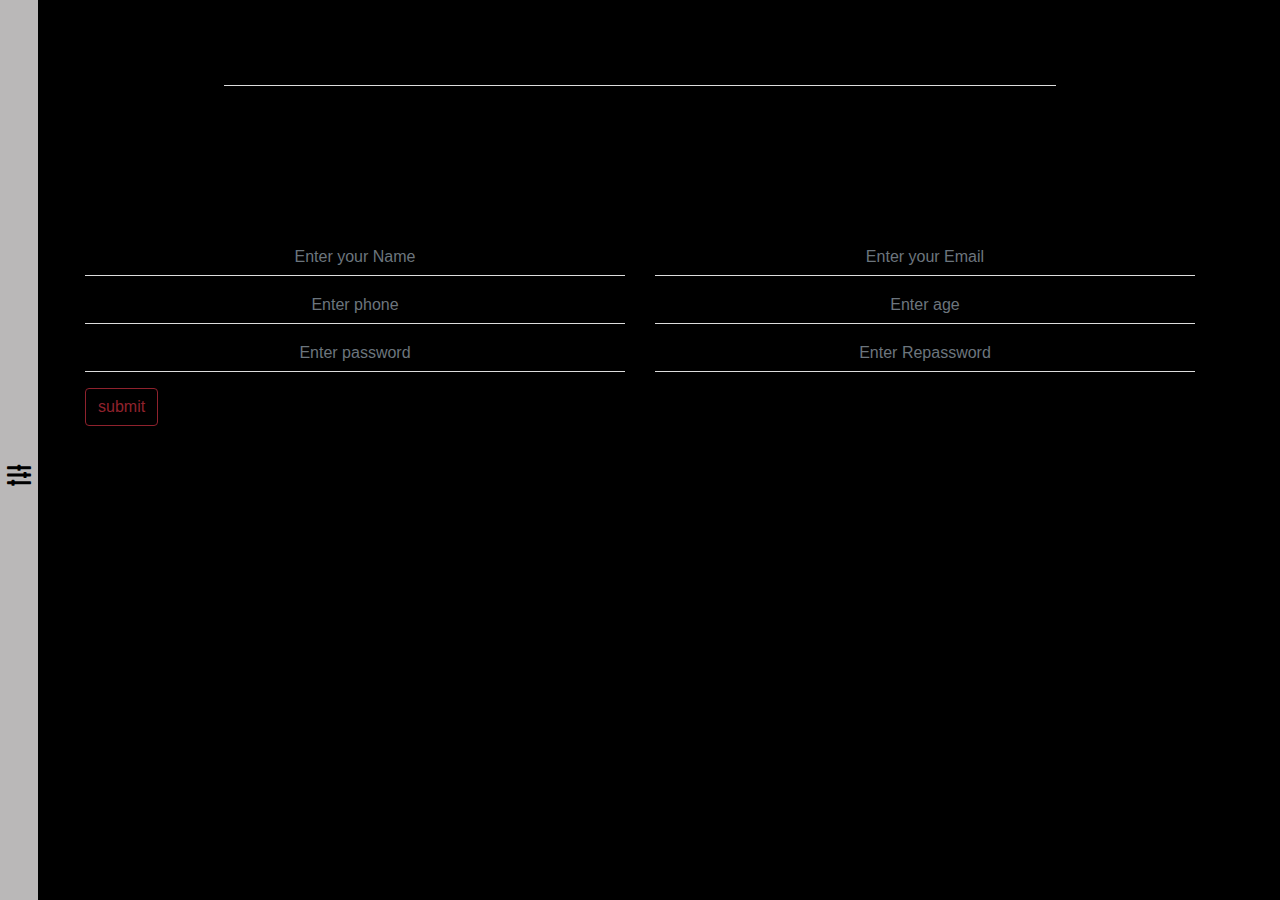
<file: API/index.html>
<html>

<head>

    <link rel="stylesheet" href="css/bootstrap.min.css">
    <link rel="stylesheet" href="css/all.min.css">
    <link rel="stylesheet" href="css/index_style.css">




</head>


<body>
  <div class="container">
  <input type="text" class="w-75   mt-5 ml-auto mr-auto  form-control" onkeyup="search(this.value)">
 <div class="row movies py-5" id="mymovie"></div>
</div>

 <div class="aside">
 <nav>
   <ul class="list-unstyled">
     <li>Now playing</li>
     <li>popular</li>
     <li>top related</li>
     <li>trending</li>
     <li>upcoming</li>
     <li>contact us</li>
   </ul>
 </nav>
 <div class="close">
   <i class="fas fa-sliders-h"></i>
 </div>
</div>

<div class="container">
  <h2>Contact Us...</h2>
<div class="row">
<div class="col-md-6">
<div class="left form-group">
<input type="text" id="name" name="" value="" class="form-control" placeholder="Enter your Name" onkeydown="validateformname(this.value)">
<div class="alert alert-danger name" id="namealert" role="alert" >
		  Your Name is not valid</div>
<input type="text" name="" value="" class="form-control"  id="phone" placeholder="Enter phone" onkeydown="validateformphone(this.value)">
<div class="alert alert-danger phone" id="namealert" role="alert" >
		  Your phone is not valid
		</div>
<input type="password" name="" value="" class="form-control"  id="pass" placeholder="Enter password" >
<div class="alert alert-danger pass" id="namealert" role="alert">
		  Your pass is not valid
		</div>
</div>
<button type="button" name="button" class="btn btn-outline-danger" id="send" disabled onclick="validation()">submit</button>
</div>
<div class="col-md-6">
<div class="right">
  <input type="text" name="" value=""  id="email" class="form-control" placeholder="Enter your Email" onkeydown="validateformmail(this.value)">
  <div class="alert alert-danger mail" id="namealert" role="alert" >
		  Your mail is not valid
		</div>
  <input type="text" name="" value=""  id="age" class="form-control" placeholder="Enter age" onkeydown="validateformphone(this.value)">
  <div class="alert alert-danger age" id="namealert" role="alert" >
		  Your age is not valid
		</div>
  <input type="password" name="" value="" class="form-control" placeholder="Enter Repassword" onkeydown="validateformpass(this.value)">
  <div class="alert alert-danger" id="namealert" role="alert">
		  Your pass is not valid
		</div>
</div>
</div>
</div>
</div>

    <script src="js/jquery-3.4.1.min.js"></script>
    <script src="js/popper.min.js"></script>
    <script src="js/bootstrap.min.js"></script>
    <script src="js/index.js"></script>

</body>

</html>
</file>
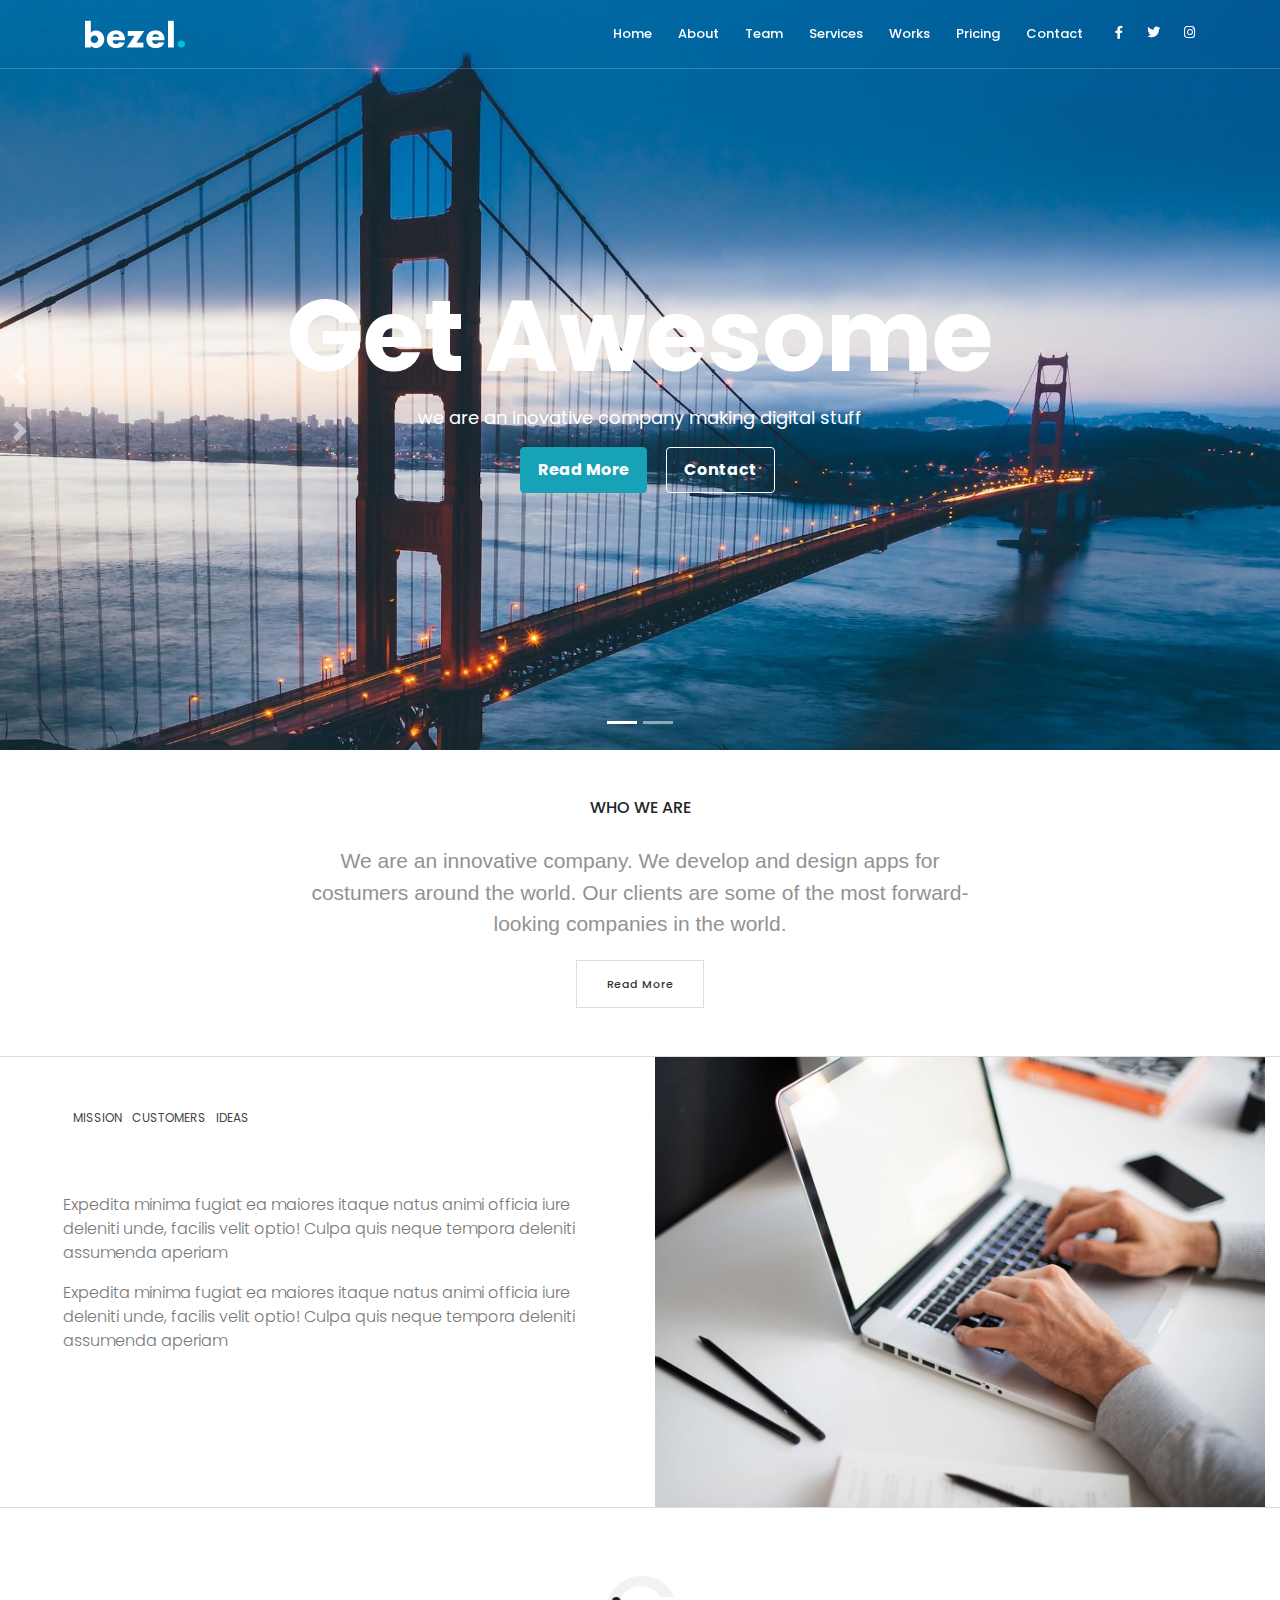
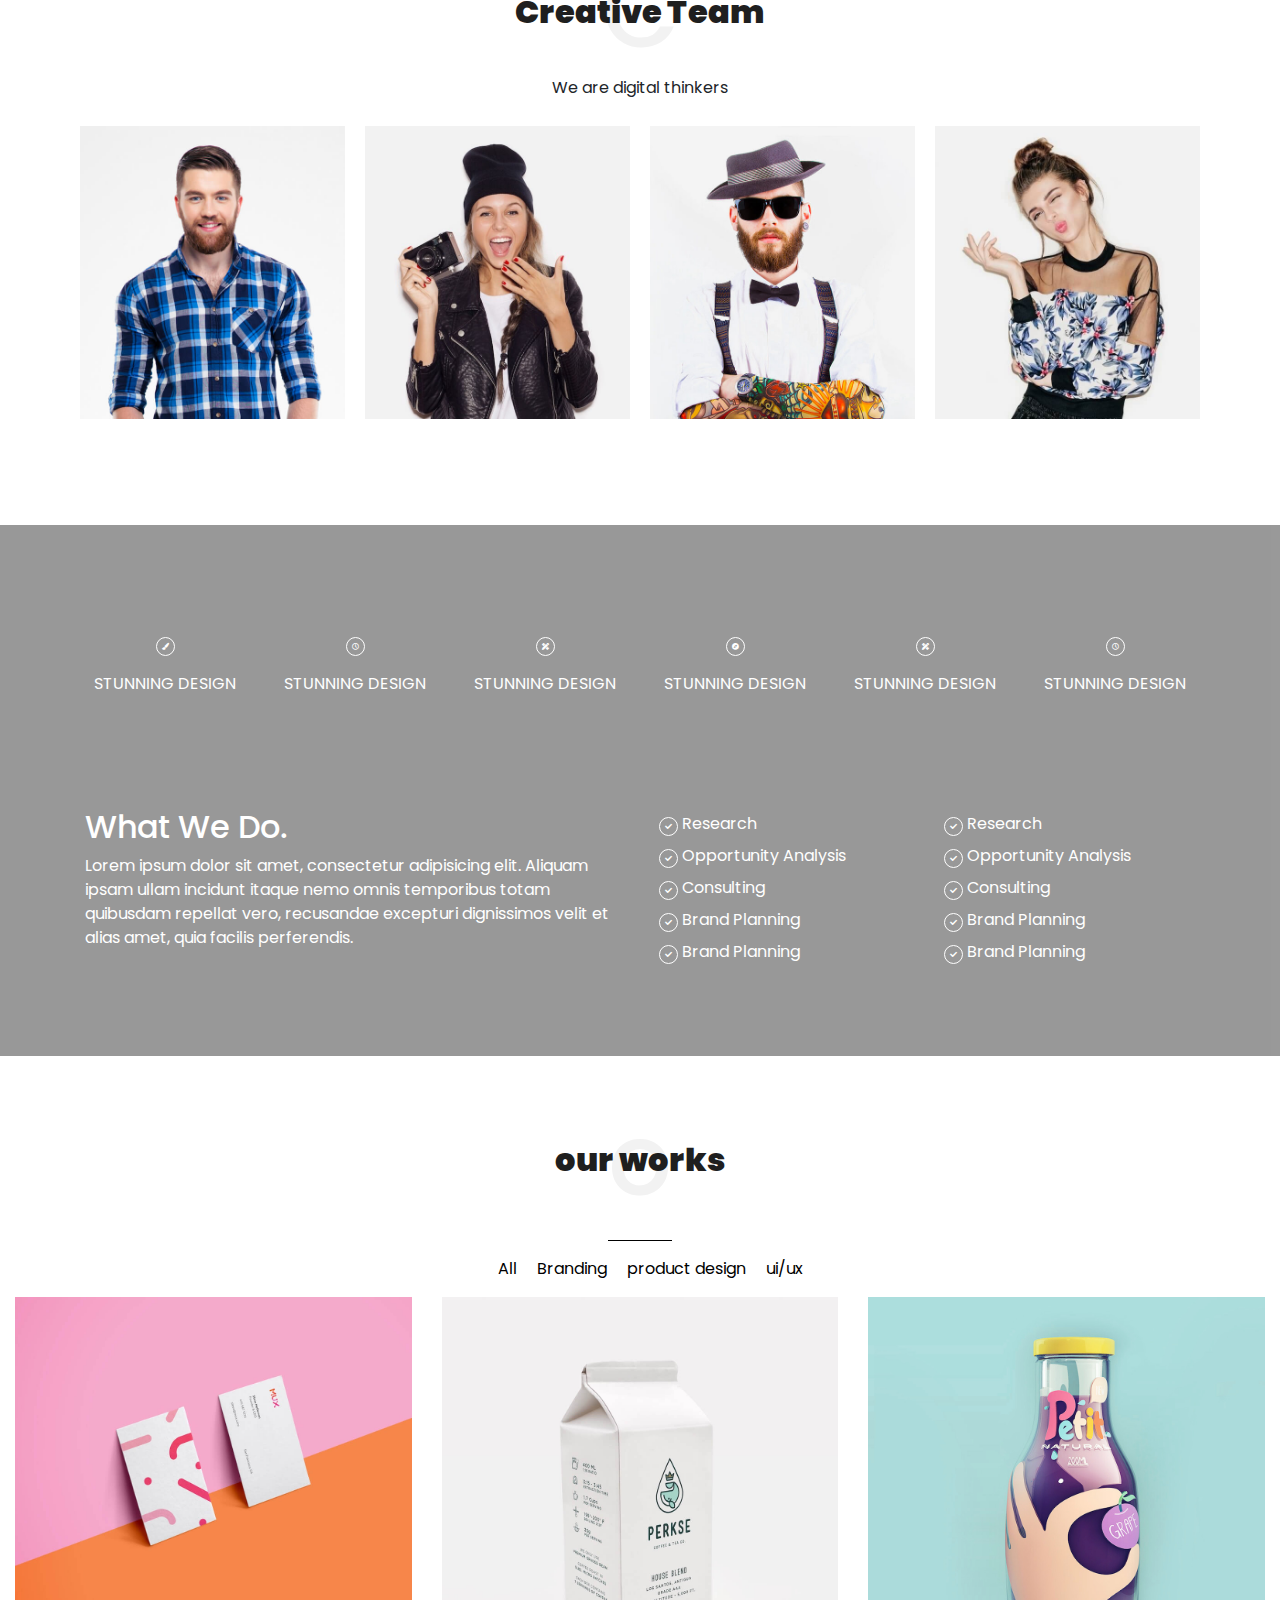
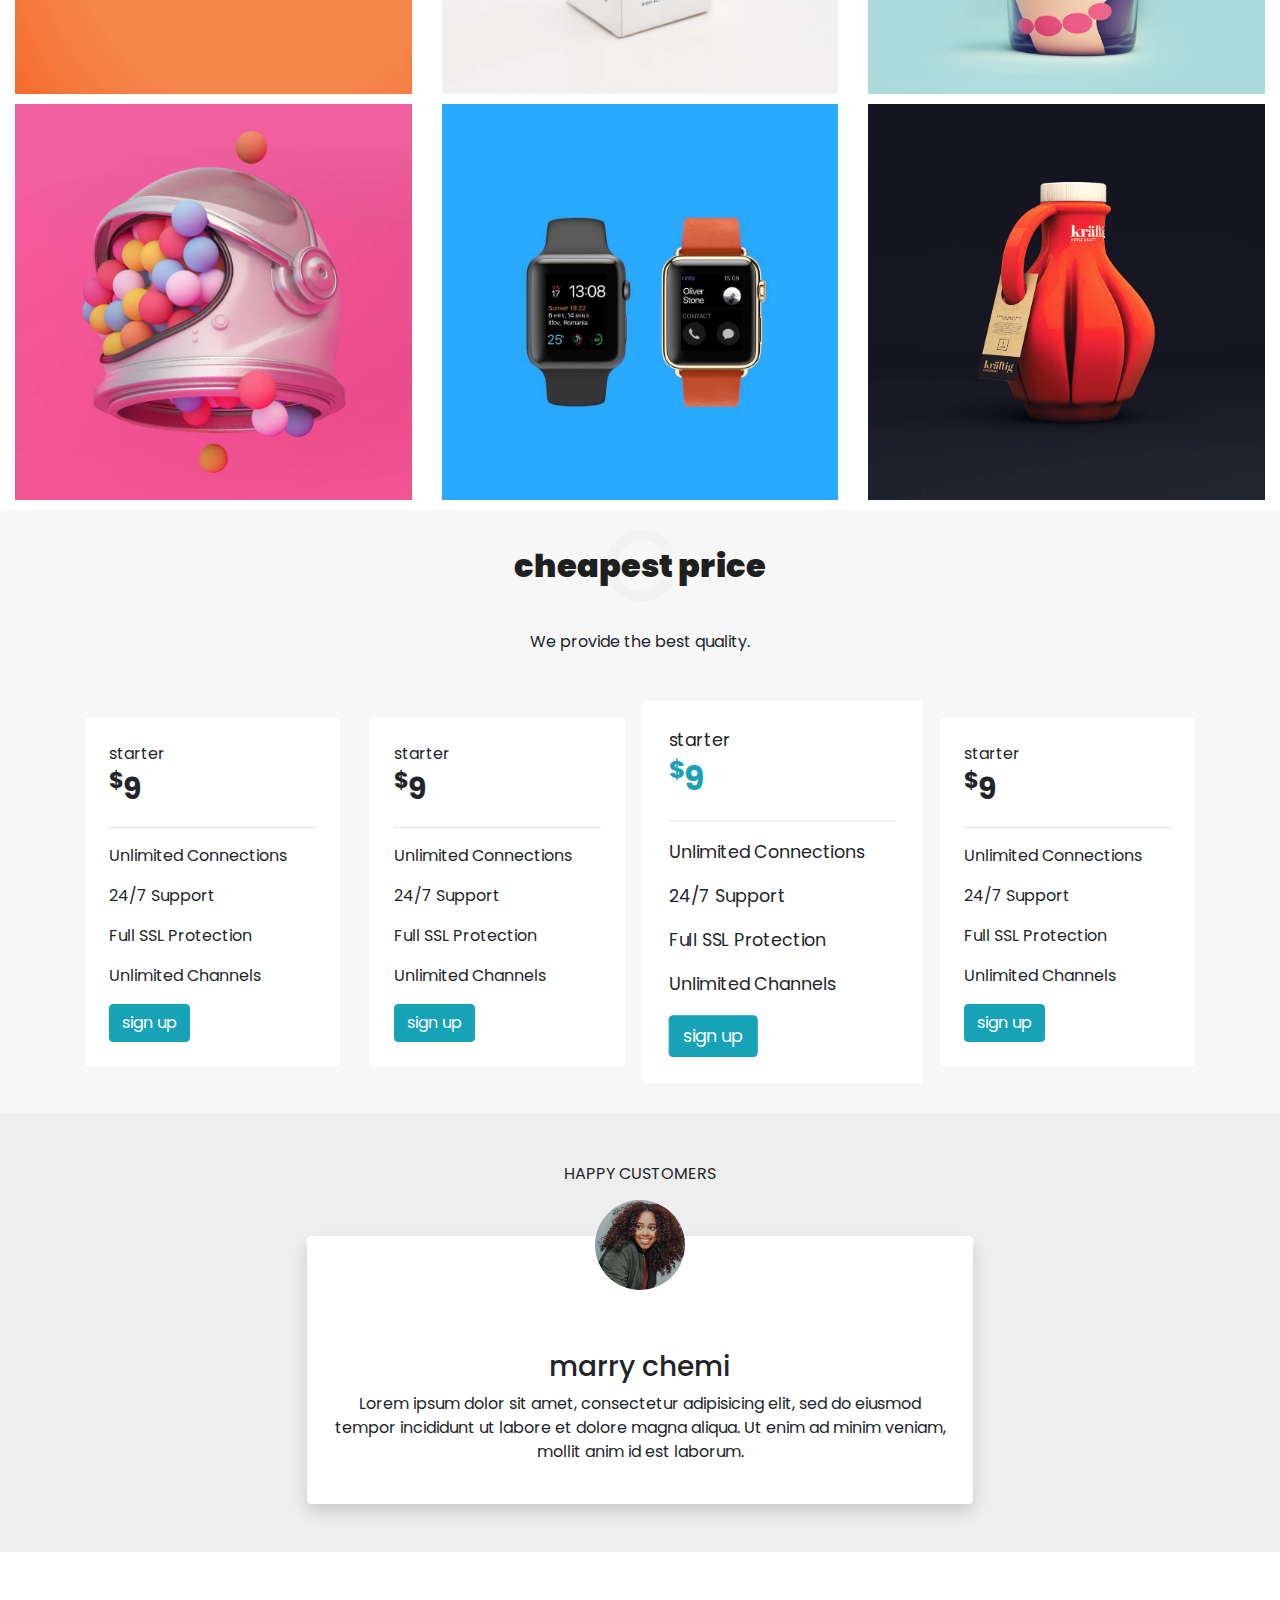
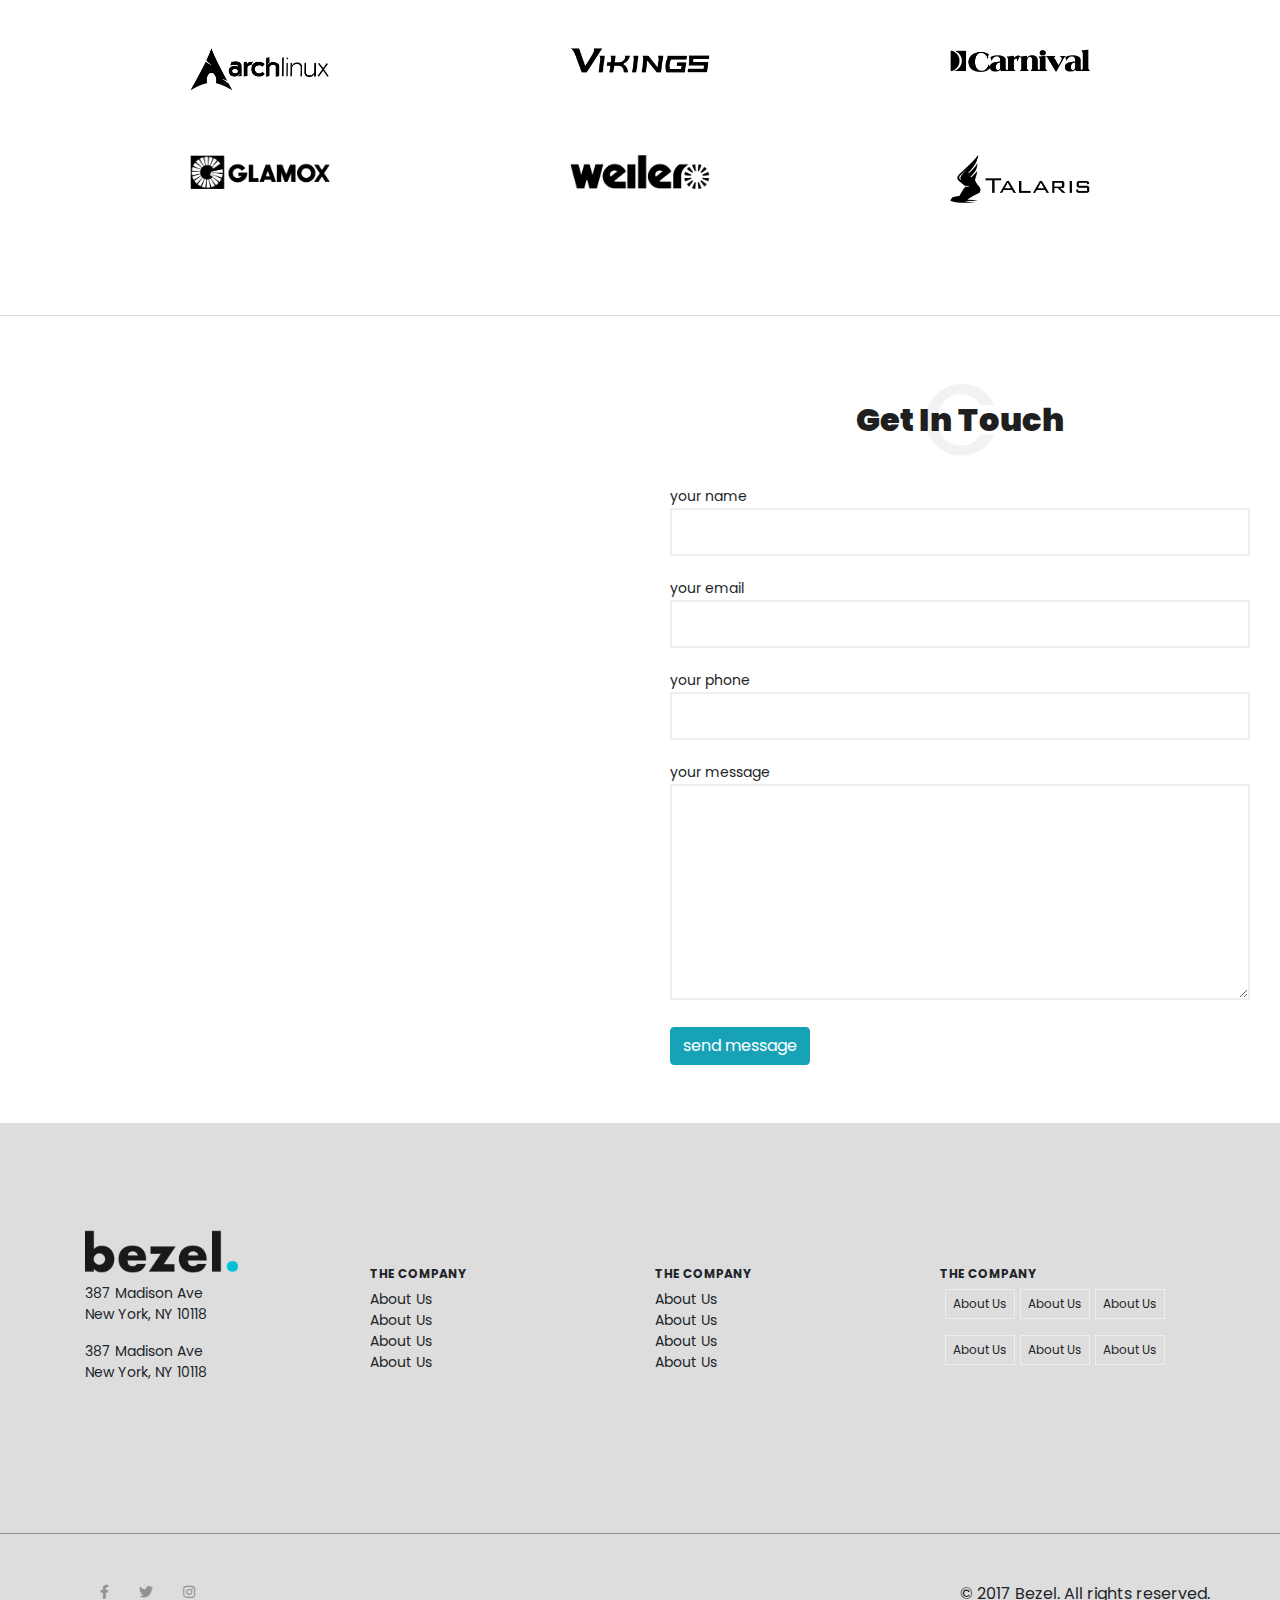
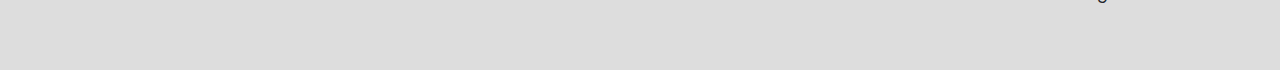
<file: bezel/index.html>
<!DOCTYPE html>
<html lang="en" dir="ltr">
  <head>
    <meta charset="utf-8">
    <meta name="viewport" content="width=device-width, initial-scale=1, shrink-to-fit=no">
    <title>Bezel</title>
    <link rel="stylesheet" href="css/bootstrap.min.css">
    <link rel="stylesheet" href="css/style.css">
    <link rel="stylesheet" href="css/all.css">
    <link href="https://fonts.googleapis.com/css?family=Poppins&display=swap" rel="stylesheet">
  </head>
  <body>
   <!--header-->
   <!--start nav-->
   <header id="home">
   <nav class="navbar navbar-expand-lg navbar-light fixed-top">
     <div class="container">
     <a class="navbar-brand" href="#"><img src="images/asset0.png" alt="logo"></a>
     <button class="navbar-toggler" type="button" data-toggle="collapse" data-target="#navbarSupportedContent" aria-controls="navbarSupportedContent" aria-expanded="false" aria-label="Toggle navigation">
       <span class="navbar-toggler-icon"></span>
     </button>

     <div class="collapse navbar-collapse" id="navbarSupportedContent">
       <ul class="navbar-nav ml-auto">
         <li class="nav-item">
           <a class="nav-link" href="#home">Home</a>
         </li>
         <li class="nav-item">
           <a class="nav-link" href="#about">About</a>
         </li>
         <li class="nav-item">
           <a class="nav-link" href="#team">Team</a>
         </li>
         <li class="nav-item">
           <a class="nav-link" href="#service">Services</a>
         </li>
         <li class="nav-item">
           <a class="nav-link" href="#work">Works</a>
         </li>
         <li class="nav-item">
           <a class="nav-link" href="#price">Pricing</a>
         </li>
         <li class="nav-item">
           <a class="nav-link" href="#contact">Contact</a>
         </li>
       </ul>
       <div>
       <ul class="socials list-unstyled d-flex">
         <li><a href="#"><i class="fab fa-facebook-f"></i></a></li>
         <li><a href="#"><i class="fab fa-twitter"></i></a></li>
         <li><a href="#"><i class="fab fa-instagram"></i></a></li>
       </ul>
       </div>
     </div>
     </div>
   </nav>
   <!-- end nav-->
   <!--carousel-->
   <div id="carouselExampleIndicators" class="carousel slide" data-ride="carousel">
  <ol class="carousel-indicators">
    <li data-target="#carouselExampleIndicators" data-slide-to="0" class="active"></li>
    <li data-target="#carouselExampleIndicators" data-slide-to="1"></li>
  </ol>
  <div class="carousel-inner">
    <div class="carousel-item active">
      <img class="d-block w-100" src="images/asset46.jpeg" alt="First slide">
      <div class="carousel-caption">
    <h1>Get Awesome</h1>
    <p>we are an inovative company making digital stuff</p>
    <div class="section-button">
      <button type="button" class="btn btn-info">Read More</button>
      <button type="button" class="btn btn-info">Contact</button>
    </div>
  </div>
    </div>
    <div class="carousel-item">
      <img class="d-block w-100" src="images/asset45.jpeg" alt="Second slide">
      <div class="carousel-caption">
        <h1>Creative With Bezel</h1>
        <p>we are an inovative company making digital stuff</p>
        <div class="section-button">
          <button type="button" class="btn btn-info">Hire us</button>
          <button type="button" class="btn btn-info">Services</button>
        </div>
  </div>
    </div>
  </div>
  <a class="carousel-control-prev" href="#carouselExampleIndicators" role="button" data-slide="prev">
    <span class="carousel-control-prev-icon" aria-hidden="true"></span>
    <span class="sr-only">Previous</span>
  </a>
  <a class="carousel-control-next" href="#carouselExampleIndicators" role="button" data-slide="next">
    <span class="carousel-control-next-icon" aria-hidden="true"></span>
    <span class="sr-only">Next</span>
  </a>
  <div class="overlay"></div>
</div>
   <!--end carousel-->
 </header>
  <!--about-->
  <section class="about text-center py-5" id="about">
    <div class="container">
      <h6>WHO WE ARE</h6>
      <p class="lead">
        We are an innovative company. We develop and design apps for
  costumers around the world. Our clients are some of the most forward-looking companies in the world.
      </p>
      <button type="button" name="button" class="btn btn-info">Read More</button>
    </div>
  </section>
  <section class="mission">
    <div class="container-fluid">
    <div class="row">
      <div class="col-sm-6 pl-5">
        <div class="container">
        <nav>
          <ul class="list-unstyled d-flex py-5">
            <li><a href="#">MISSION</a></li>
            <li><a href="#">CUSTOMERS</a></li>
            <li><a href="#">IDEAS</a></li>
          </ul>
        </nav>
        <p class="lead">Expedita minima fugiat ea maiores itaque natus animi officia iure deleniti unde, facilis velit optio! Culpa quis neque tempora deleniti assumenda aperiam</p>
        <p class="lead">Expedita minima fugiat ea maiores itaque natus animi officia iure deleniti unde, facilis velit optio! Culpa quis neque tempora deleniti assumenda aperiam</p>
      </div>
    </div>
      <div class="col-sm-6">
      <img src="images/asset47.jpeg" class="img-fluid" alt="web">
      </div>
    </div>
    </div>
  </section>
  <section class="team text-center py-5" id="team">
    <div class="container">
      <div class="title">
        <h2 class="t2">C</h2>
        <h2 class="t1">Creative Team</h2>
      </div>
      <p>We are digital thinkers</p>
      <div class="gallery">
        <div class="row">
      <div class="col-md-3 col-sm-6 p-0">
        <div class="parent">
      <div class="cover">
      <div class="img">
        <div class="overlay px-4">
          <ul class="socials list-unstyled d-flex">
            <li><a href="#"><i class="fab fa-facebook-f"></i></a></li>
            <li><a href="#"><i class="fab fa-twitter"></i></a></li>
            <li><a href="#"><i class="fab fa-instagram"></i></a></li>
          </ul>
          <div class="part-sec text-left">
            <p>LUKE CAGE</p>
             <p>Founder & CEO</p>
          </div>
        </div>
        <img class="img-fluid" src="images/asset2.jpeg">
      </div>
    </div>
  </div>
    </div>
    <div class="col-md-3 col-sm-6 p-0">
      <div class="parent">
    <div class="cover">
    <div class="img">
      <div class="overlay px-4">
        <ul class="socials list-unstyled d-flex">
          <li><a href="#"><i class="fab fa-facebook-f"></i></a></li>
          <li><a href="#"><i class="fab fa-twitter"></i></a></li>
          <li><a href="#"><i class="fab fa-instagram"></i></a></li>
        </ul>
        <div class="part-sec text-left">
          <p>LUKE CAGE</p>
           <p>Founder & CEO</p>
        </div>
      </div>
      <img class="img-fluid" src="images/asset3.jpeg">
    </div>
  </div>
</div>
  </div>
  <div class="col-md-3 col-sm-6 p-0">
    <div class="parent">
  <div class="cover">
  <div class="img">
    <div class="overlay px-4">
      <ul class="socials list-unstyled d-flex">
        <li><a href="#"><i class="fab fa-facebook-f"></i></a></li>
        <li><a href="#"><i class="fab fa-twitter"></i></a></li>
        <li><a href="#"><i class="fab fa-instagram"></i></a></li>
      </ul>
      <div class="part-sec text-left">
        <p>LUKE CAGE</p>
         <p>Founder & CEO</p>
      </div>
    </div>
    <img class="img-fluid" src="images/asset4.jpeg">
  </div>
  </div>
</div>
  </div>
  <div class="col-md-3 col-sm-6 p-0">
    <div class="parent">
  <div class="cover">
  <div class="img">
    <div class="overlay px-4">
      <ul class="socials list-unstyled d-flex">
        <li><a href="#"><i class="fab fa-facebook-f"></i></a></li>
        <li><a href="#"><i class="fab fa-twitter"></i></a></li>
        <li><a href="#"><i class="fab fa-instagram"></i></a></li>
      </ul>
      <div class="part-sec text-left">
        <p>LUKE CAGE</p>
         <p>Founder & CEO</p>
      </div>
    </div>
  <img class="img-fluid" src="images/asset5.jpeg">
  </div>
  </div>
</div>
  </div>
      </div>
    </div>
    </div>
  </section>
  <section class="service my-5 text-center text-white" id="service">
    <div class="overlay py-5">
  <div class="container">
    <div class="row py-5">
      <div class="col-lg-2 col-md-4 mb-4">
        <div class="icon">
        <i class="fas fa-paint-brush my-3"></i>
        <p>STUNNING DESIGN</p>
        </div>
      </div>
      <div class="col-lg-2 col-md-4 mb-4">
        <div class="icon">
      <i class="far fa-clock my-3"></i>
      <p>STUNNING DESIGN</p>
        </div>
      </div>
    <div class="col-lg-2 col-md-4 mb-4">
        <div class="icon">
        <i class="fas fa-pencil-ruler my-3"></i>
        <p>STUNNING DESIGN</p>
        </div>
      </div>
      <div class="col-lg-2 col-md-4 mb-4">
        <div class="icon">
        <i class="fas fa-compass my-3"></i>
        <p>STUNNING DESIGN</p>
        </div>
      </div>
      <div class="col-lg-2 col-md-4 mb-4">
        <div class="icon">
        <i class="fas fa-pencil-ruler my-3"></i>
        <p>STUNNING DESIGN</p>
        </div>
      </div>
      <div class="col-lg-2 col-md-4 mb-4">
        <div class="icon">
          <i class="far fa-clock my-3"></i>
          <p>STUNNING DESIGN</p>
        </div>
      </div>
    </div>
    <div class="row py-4 text-left">
      <div class="col-lg-6 col-sm-12">
        <div class="part diff">
        <h2>What We Do.</h2>
        <p>Lorem ipsum dolor sit amet, consectetur adipisicing elit.
          Aliquam ipsam ullam incidunt itaque nemo omnis temporibus totam quibusdam repellat vero, recusandae excepturi dignissimos velit et alias amet, quia facilis perferendis.</p>
        </div>
      </div>
      <div class="col-lg-3 col-sm-6">
        <div class="part">
         <ul class="list-unstyled">
          <li> <i class="fas fa-check"></i> Research</li>
         <li><i class="fas fa-check"></i> Opportunity Analysis</li>
         <li><i class="fas fa-check"></i> Consulting</li>
         <li><i class="fas fa-check"></i> Brand Planning</li>
         <li><i class="fas fa-check"></i> Brand Planning</li>
         </ul>
        </div>
      </div>
      <div class="col-lg-3 col-sm-6 ">
        <div class="part">
          <ul class="list-unstyled">
          <li> <i class="fas fa-check"></i> Research</li>
           <li><i class="fas fa-check"></i> Opportunity Analysis</li>
           <li><i class="fas fa-check"></i> Consulting</li>
           <li><i class="fas fa-check"></i> Brand Planning</li>
           <li><i class="fas fa-check"></i> Brand Planning</li>
          </ul>
        </div>
      </div>
    </div>
  </div>
  </div>
  </section>
  <section class="work" id="work">
    <div class="title">
      <h2 class="t2">o</h2>
      <h2 class="t1">our works</h2>
    </div>
    <hr>
    <nav class="text-center">
      <ul class="list-unstyled d-flex justify-content-center">
        <li class="act"><a href="#">All</a></li>
        <li><a href="#">Branding</a></li>
        <li><a href="#">product design</a></li>
        <li><a href="#">ui/ux</a></li>
      </ul>
    </nav>
    <div class="container-fluid">
    <div class="row">
      <div class="col-md-4 col-sm-6">
        <div class="img">
          <img src="images/asset6.jpeg" class="img-fluid" alt="">
          <div class="caption  text-center">
          <p>Mux-Cunder</p>
          </div>
        </div>
      </div>
      <div class="col-md-4 col-sm-6">
        <div class="img">
     <img src="images/asset7.jpeg" class="img-fluid" alt="">
     <div class="caption  text-center">
     <p>Mux-Cunder</p>
     </div>
        </div>
      </div>
      <div class="col-md-4 col-sm-6">
        <div class="img">
<img src="images/asset8.jpeg" class="img-fluid" alt="">
<div class="caption  text-center">
<p>Mux-Cunder</p>
</div>
        </div>
      </div>
      <div class="col-md-4 col-sm-6">
        <div class="img">
<img src="images/asset9.jpeg" class="img-fluid" alt="">
<div class="caption  text-center">
<p>Mux-Cunder</p>
</div>
        </div>
      </div>
      <div class="col-md-4 col-sm-6">
        <div class="img">
<img src="images/asset10.jpeg" class="img-fluid" alt="">
<div class="caption  text-center">
<p>Mux-Cunder</p>
</div>
        </div>
      </div>
      <div class="col-md-4 col-sm-6">
        <div class="img">
<img src="images/asset11.jpeg" class="img-fluid" alt="">
<div class="caption  text-center">
<p>Mux-Cunder</p>
</div>
        </div>
      </div>
    </div>
    </div>
  </section>
<section class="price-sec" id="price">
    <div class="container">
      <div class="title">
        <h2 class="t2">C</h2>
        <h2 class="t1">cheapest price</h2>
      </div>
      <p class="text-center">We provide the best quality.</p>
      <div class="row py-5">
        <div class="col-md-3 col-sm-6">
          <div class="price bg-white p-4">
          <span>starter</span>
          <p class="price"><sup>$</sup>9</p>
          <hr>
          <p>Unlimited Connections</p>
          <p>24/7 Support</p>
          <p>Full SSL Protection</p>
          <p>Unlimited Channels</p>
          <button type="button" name="button" class="btn btn-info">sign up</button>
          </div>
        </div>
        <div class="col-md-3 col-sm-6">
          <div class="price bg-white p-4">
          <span>starter</span>
          <p class="price"><sup>$</sup>9</p>
          <hr>
          <p>Unlimited Connections</p>
          <p>24/7 Support</p>
          <p>Full SSL Protection</p>
          <p>Unlimited Channels</p>
          <button type="button" name="button" class="btn btn-info">sign up</button>
          </div>
        </div>
        <div class="col-md-3 col-sm-6">
          <div class="price bg-white p-4 differ">
          <span>starter</span>
          <p class="price text-info"><sup>$</sup>9</p>
          <hr>
          <p>Unlimited Connections</p>
          <p>24/7 Support</p>
          <p>Full SSL Protection</p>
          <p>Unlimited Channels</p>
          <button type="button" name="button" class="btn btn-info">sign up</button>
          </div>
        </div>
        <div class="col-md-3 col-sm-6">
          <div class="price bg-white p-4">
          <span>starter</span>
          <p class="price"><sup>$</sup>9</p>
          <hr>
          <p>Unlimited Connections</p>
          <p>24/7 Support</p>
          <p>Full SSL Protection</p>
          <p>Unlimited Channels</p>
          <button type="button" name="button" class="btn btn-info">sign up</button>
          </div>
        </div>

      </div>
    </div>
  </section>
  <section class="feedback text-center py-5">
    <div class="container">
      <span>HAPPY CUSTOMERS</span>
      <div class="box bg-white p-4 rounded shadow">
        <img src="images/asset13.jpeg" class="rounded-circle" alt="">
        <h3>marry chemi</h3>
        <p>Lorem ipsum dolor sit amet, consectetur adipisicing elit, sed do eiusmod tempor incididunt ut labore et dolore magna aliqua. Ut enim ad minim veniam,
           mollit anim id est laborum.</p>
      </div>
    </div>
  </section>
  <section class="advs py-5">
    <div class="container text-center">
      <div class="row py-5">
        <div class="col-md-4 col-sm-6">
          <div class="adv mb-3">
          <img src="images/asset14.png" class="img-fluid mb-5" alt="">
          </div>
        </div>
        <div class="col-md-4 col-sm-6">
          <div class="adv mb-3">
          <img src="images/asset15.png" class="img-fluid" alt="">
          </div>
        </div>
        <div class="col-md-4 col-sm-6">
          <div class="adv mb-3">
          <img src="images/asset16.png" class="img-fluid" alt="">
          </div>
        </div>
        <div class="col-md-4 col-sm-6">
          <div class="adv mb-3">
          <img src="images/asset17.png" class="img-fluid" alt="">
          </div>
        </div>
        <div class="col-md-4 col-sm-6">
          <div class="adv mb-3">
          <img src="images/asset18.png" class="img-fluid" alt="">
          </div>
        </div>
        <div class="col-md-4 col-sm-6">
          <div class="adv mb-3">
          <img src="images/asset19.png" class="img-fluid" alt="">
          </div>
        </div>
      </div>
    </div>
  </section>

<section class="contact" id="contact">
  <div class="container-fluid">
<div class="row">
  <div class="col-sm-6 exc">
    <div class="map">
    <iframe src="https://www.google.com/maps/embed?pb=!1m18!1m12!1m3!1d13820.093471021639!2d30.976159350000003!3d30.0074854!2m3!1f0!2f0!3f0!3m2!1i1024!2i768!4f13.1!4m3!3e6!4m0!4m0!5e0!3m2!1sen!2seg!4v1573237498468!5m2!1sen!2seg"  frameborder="0" style="border:0;" allowfullscreen=""></iframe>
    </div>
  </div>
    <div class="col-sm-6 py-5">
      <div class="container">
      <div class="title">
        <h2 class="t2">C</h2>
        <h2 class="t1">Get In Touch</h2>
      </div>
      <div class="contact-form">
        <form class="" action="index.html" method="post">
          <span>your name</span>
          <input type="text" name="" value="" class="d-block">
          <span>your email</span>
          <input type="email" name="" value="" class="d-block">
          <span>your phone</span>
          <input type="text" name="" value="">
          <span>your message</span>
          <textarea name="name" rows="8" cols="80"></textarea>
          <button type="button" name="button" class="btn btn-info">send message</button>
        </form>
      </div>
    </div>

  </div>
</div>
</div>
</section>
<footer class="py-5">
<div class="container">
  <div class="row py-5">
    <div class="col-md-3 col-sm-6">
      <div class="item">
       <img src="images/asset1.png" alt="">
       <ul class="list-unstyled">
         <li>387 Madison Ave</li>
         <li>New York, NY 10118</li>
       </ul>
       <ul class="list-unstyled">
         <li>387 Madison Ave</li>
         <li>New York, NY 10118</li>
       </ul>
      </div>
    </div>
    <div class="col-md-3 col-sm-6 py-5">
      <div class="item">
       <h5>THE COMPANY</h5>
       <ul class="list-unstyled">
         <li>About Us</li>
         <li>About Us</li>
         <li>About Us</li>
         <li>About Us</li>
       </ul>
      </div>
    </div>
    <div class="col-md-3 col-sm-6 py-5">
      <div class="item">
        <h5>THE COMPANY</h5>
        <ul class="list-unstyled">
          <li>About Us</li>
          <li>About Us</li>
          <li>About Us</li>
          <li>About Us</li>
        </ul>
      </div>
    </div>
    <div class="col-md-3 col-sm-6 py-5">
      <div class="item">
        <h5>THE COMPANY</h5>
        <ul class="list-unstyled button d-flex">
          <li>About Us</li>
          <li>About Us</li>
          <li>About Us</li>
        </ul>
        <ul class="list-unstyled button d-flex">
          <li>About Us</li>
          <li>About Us</li>
          <li>About Us</li>
        </ul>
      </div>
    </div>
  </div>
</div>
</footer>
<footer class="bottom py-5">
  <div class="container">
<div class="row">
<div class="col-xs-6">
  <div class="left">
  <ul class="list-unstyled d-flex">
    <li><a href="#"><i class="fab fa-facebook-f"></i></a></li>
    <li><a href="#"><i class="fab fa-twitter"></i></a></li>
    <li><a href="#"><i class="fab fa-instagram"></i></a></li>
  </ul>
  </div>
</div>
  <div class="col-xs-6 ml-auto">
    <div class="right">
    <p>&copy; 2017 Bezel. All rights reserved.</p>
    </div>
  </div>
</div>
</div>
</footer>
    <script src="js/jquery-3.4.1.min.js"></script>
    <script src="js/popper.min.js"></script>
    <script src="js/bootstrap.min.js"></script>
  </body>
</html>
</file>
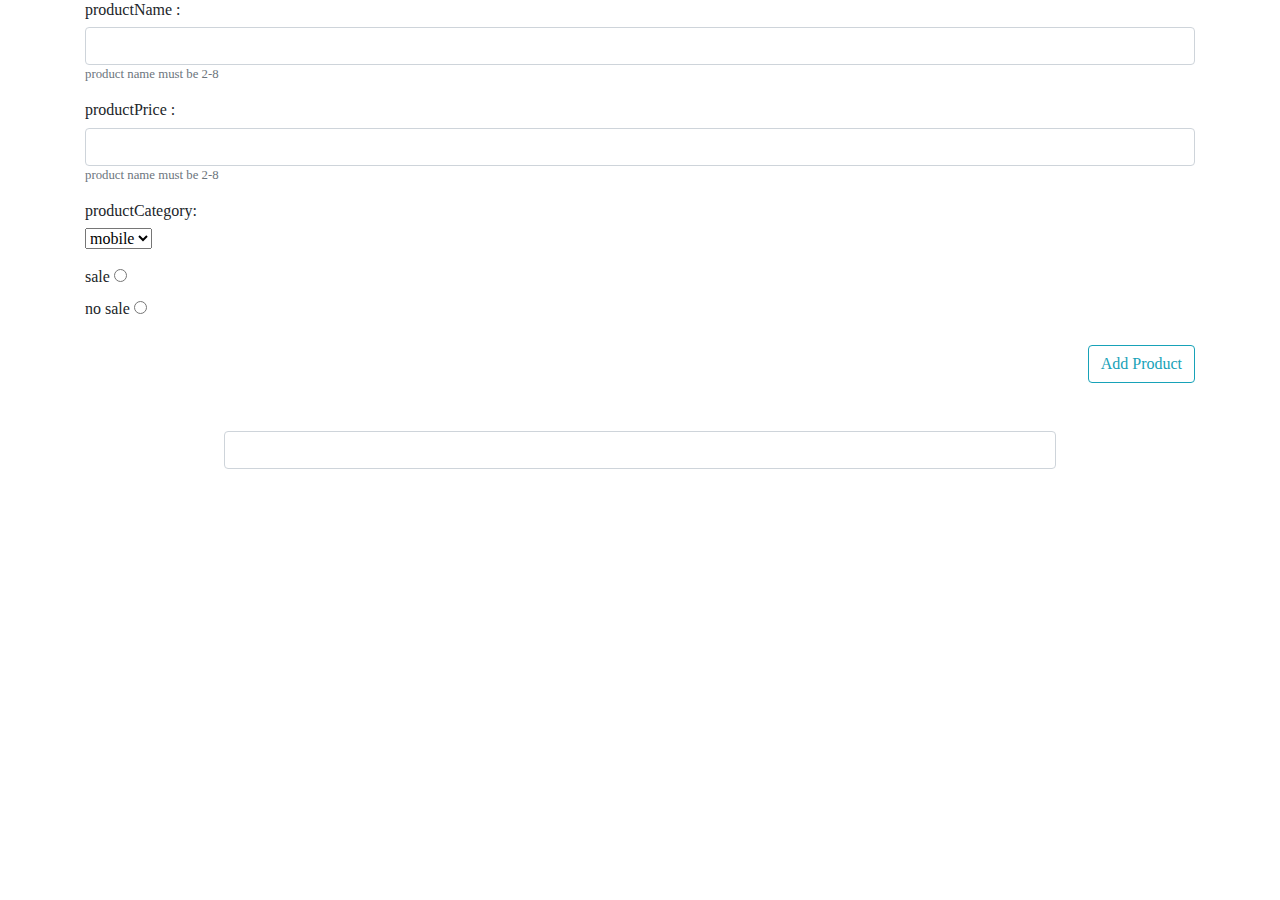
<file: crud/index.html>
<html>

<head>


    <link rel="stylesheet" href="css/bootstrap.min.css">
    <link rel="stylesheet" href="css/all.min.css">
    <link rel="stylesheet" href="css/index_style.css">

</head>

<body>
<div class="container">
<div class="form-group">
   <h6>productName :</h6> 
  <input type="text" id="productName" class="form-control"> 
  <small class="text-muted">product name must be 2-8</small> 
</div>
<div class="form-group">
        <h6>productPrice :</h6> 
       <input type="text" id="productPrice" class="form-control"> 
       <small class="text-muted">product name must be 2-8</small> 
     </div>
     <div class="form-group">
            <h6>productCategory:</h6> 
           <select name="pcategory" id="productCategory">
               <option value="mobile">mobile</option>
               <option value="comp">comp</option>
           </select> 
         </div> 
         <div class="form-group">
             <label>sale</label>
               <input type="radio" name="sale" value="true">
               <br>
               <label>no sale</label>
               <input type="radio" name="sale" value="false">
             </div> 
         <button class="btn btn-outline-info float-right" id="add">Add Product</button>
        
         <div class="clearfix"></div>

<input type="text" class="w-75   mt-5 ml-auto mr-auto  form-control" onkeyup="searchProducts(this.value)">
    <div class="row" id="productRow">

    </div>
    </div>
    <script src="js/first.js"></script>
</body>

</html>
</file>
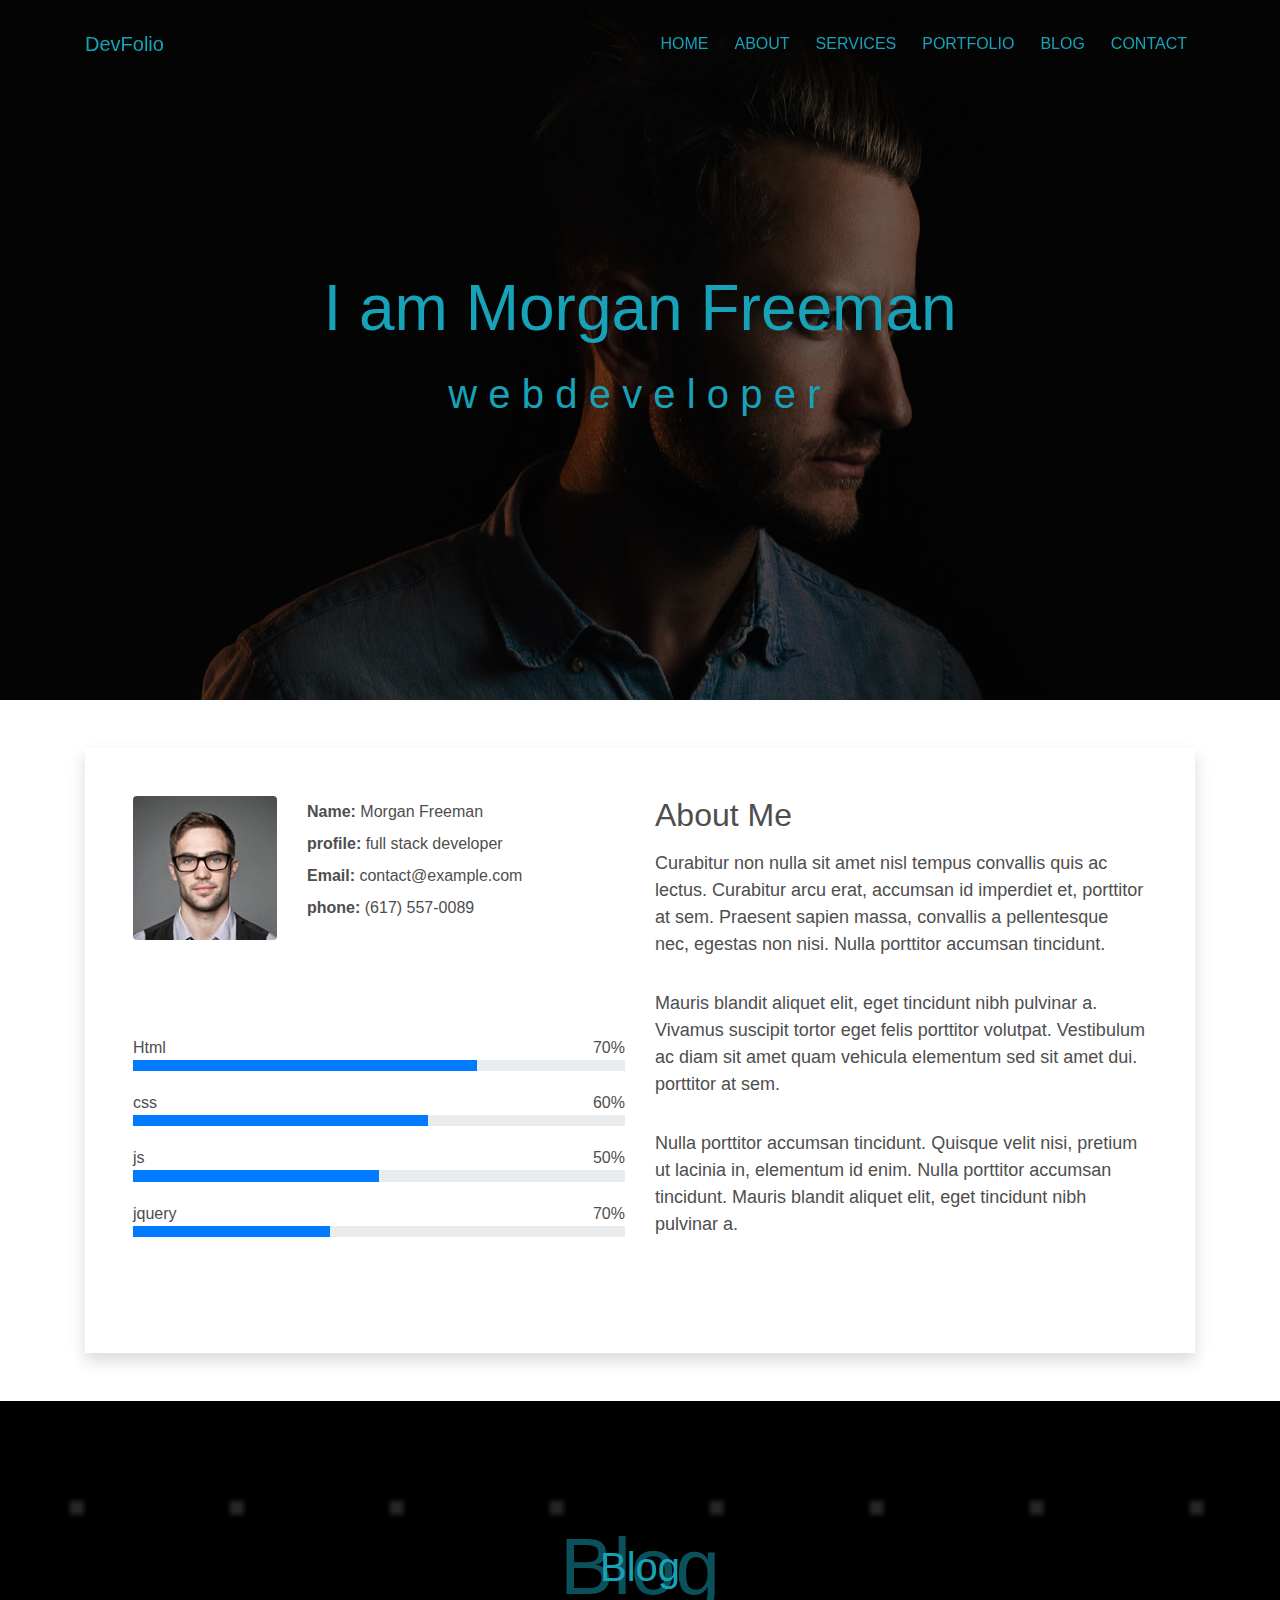
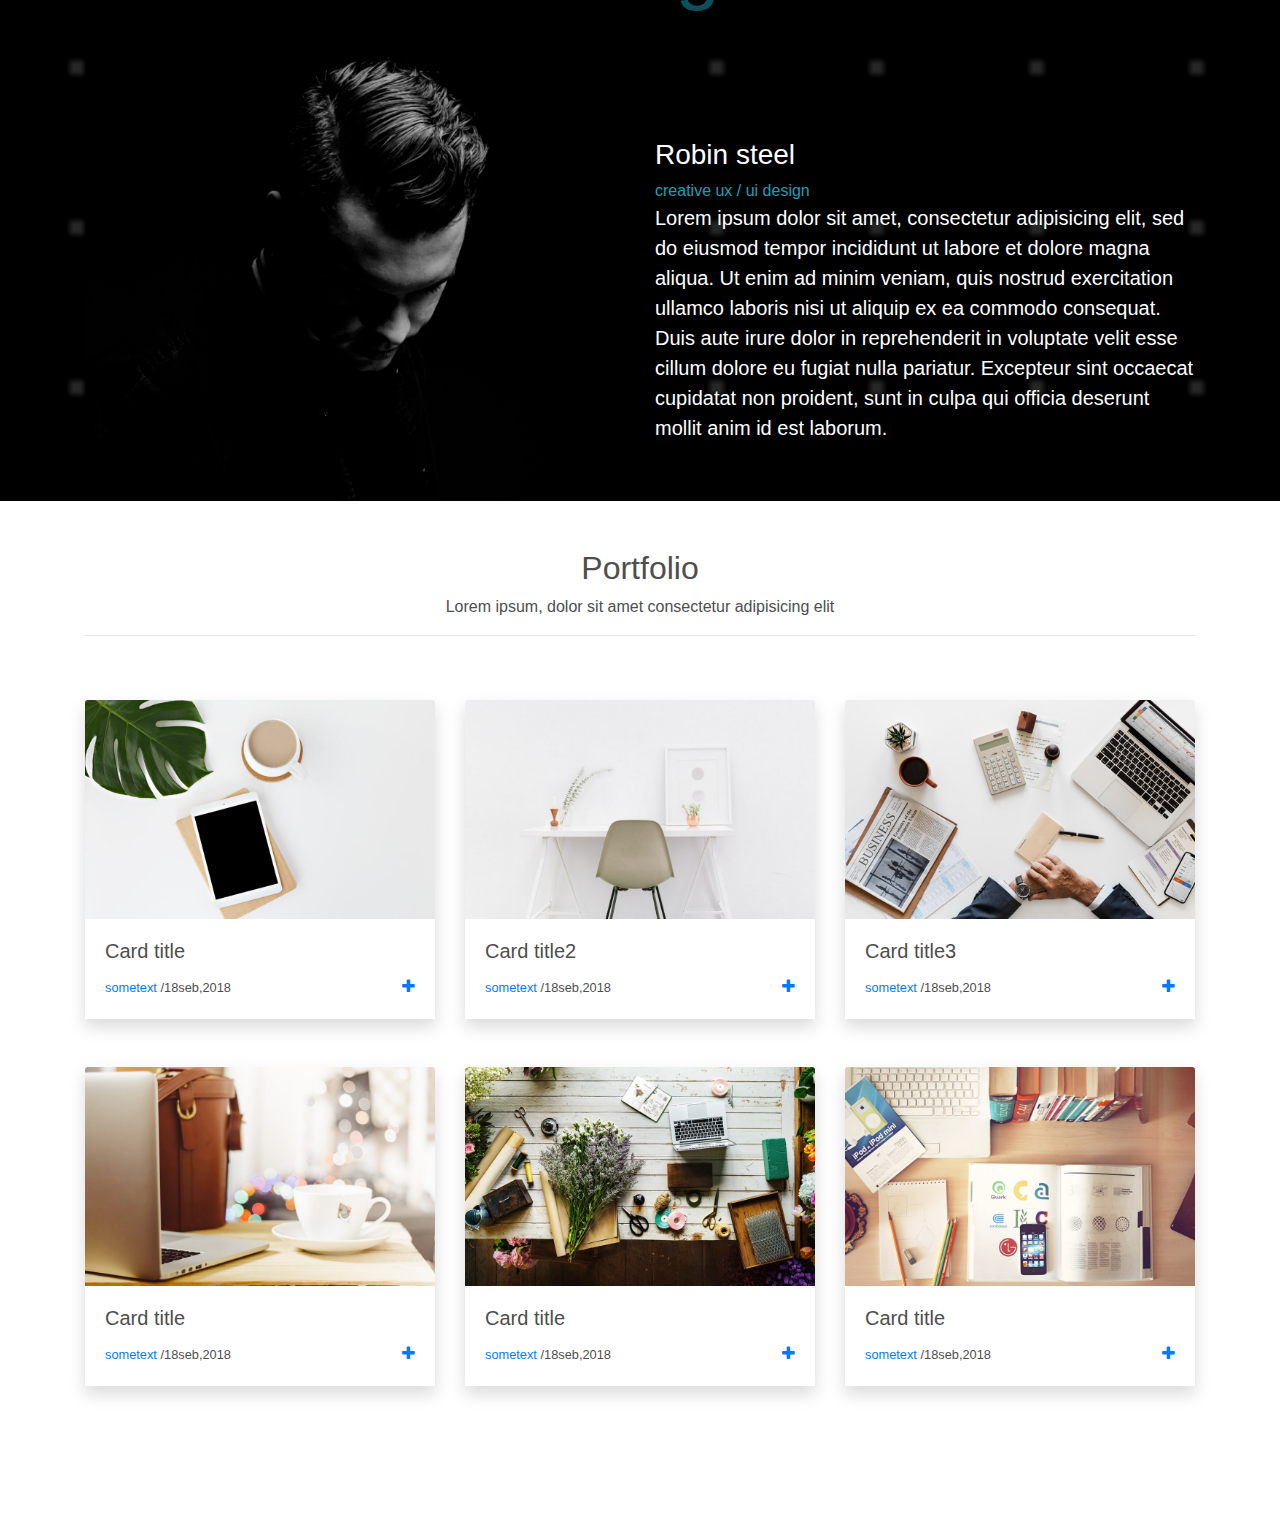
<file: devfolio-angular/index.html>
<!doctype html>
<html lang="en">
<head>
  <meta charset="utf-8">
  <title>DevfolioAng</title>
  <base href="./">
  <meta name="viewport" content="width=device-width, initial-scale=1">
  <link rel="icon" type="image/x-icon" href="favicon.ico">
  <link rel="stylesheet" type="text/css" href="https://maxcdn.bootstrapcdn.com/font-awesome/4.7.0/css/font-awesome.min.css" />

<link rel="stylesheet" href="styles.29cbed698b4dd4e5f939.css"></head>
<body>
  <app-root></app-root>
<script src="runtime-es2015.edb2fcf2778e7bf1d426.js" type="module"></script><script src="runtime-es5.edb2fcf2778e7bf1d426.js" nomodule defer></script><script src="polyfills-es5.6696c533341b95a3d617.js" nomodule defer></script><script src="polyfills-es2015.2987770fde9daa1d8a2e.js" type="module"></script><script src="scripts.5c26e4e3624996a4fa51.js" defer></script><script src="main-es2015.8379b1d3021abb40ea22.js" type="module"></script><script src="main-es5.8379b1d3021abb40ea22.js" nomodule defer></script></body>
</html>
</file>
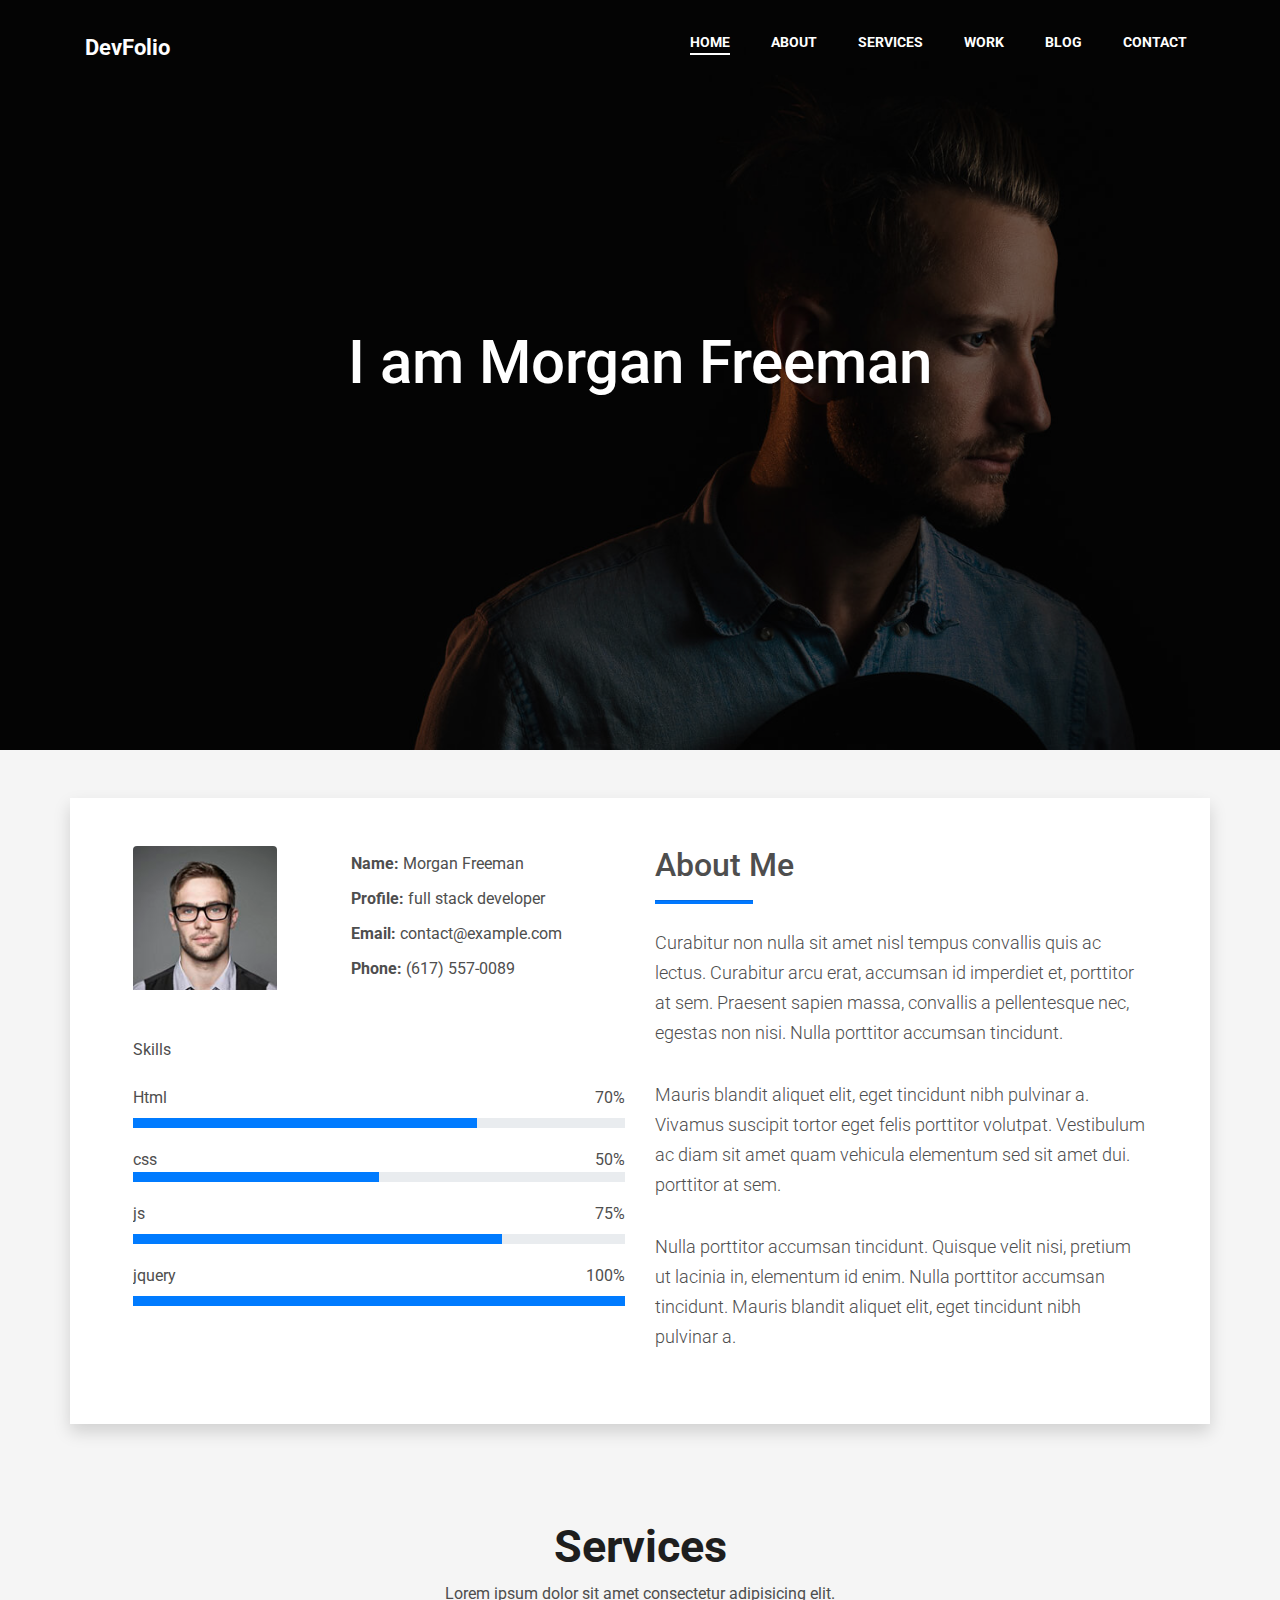
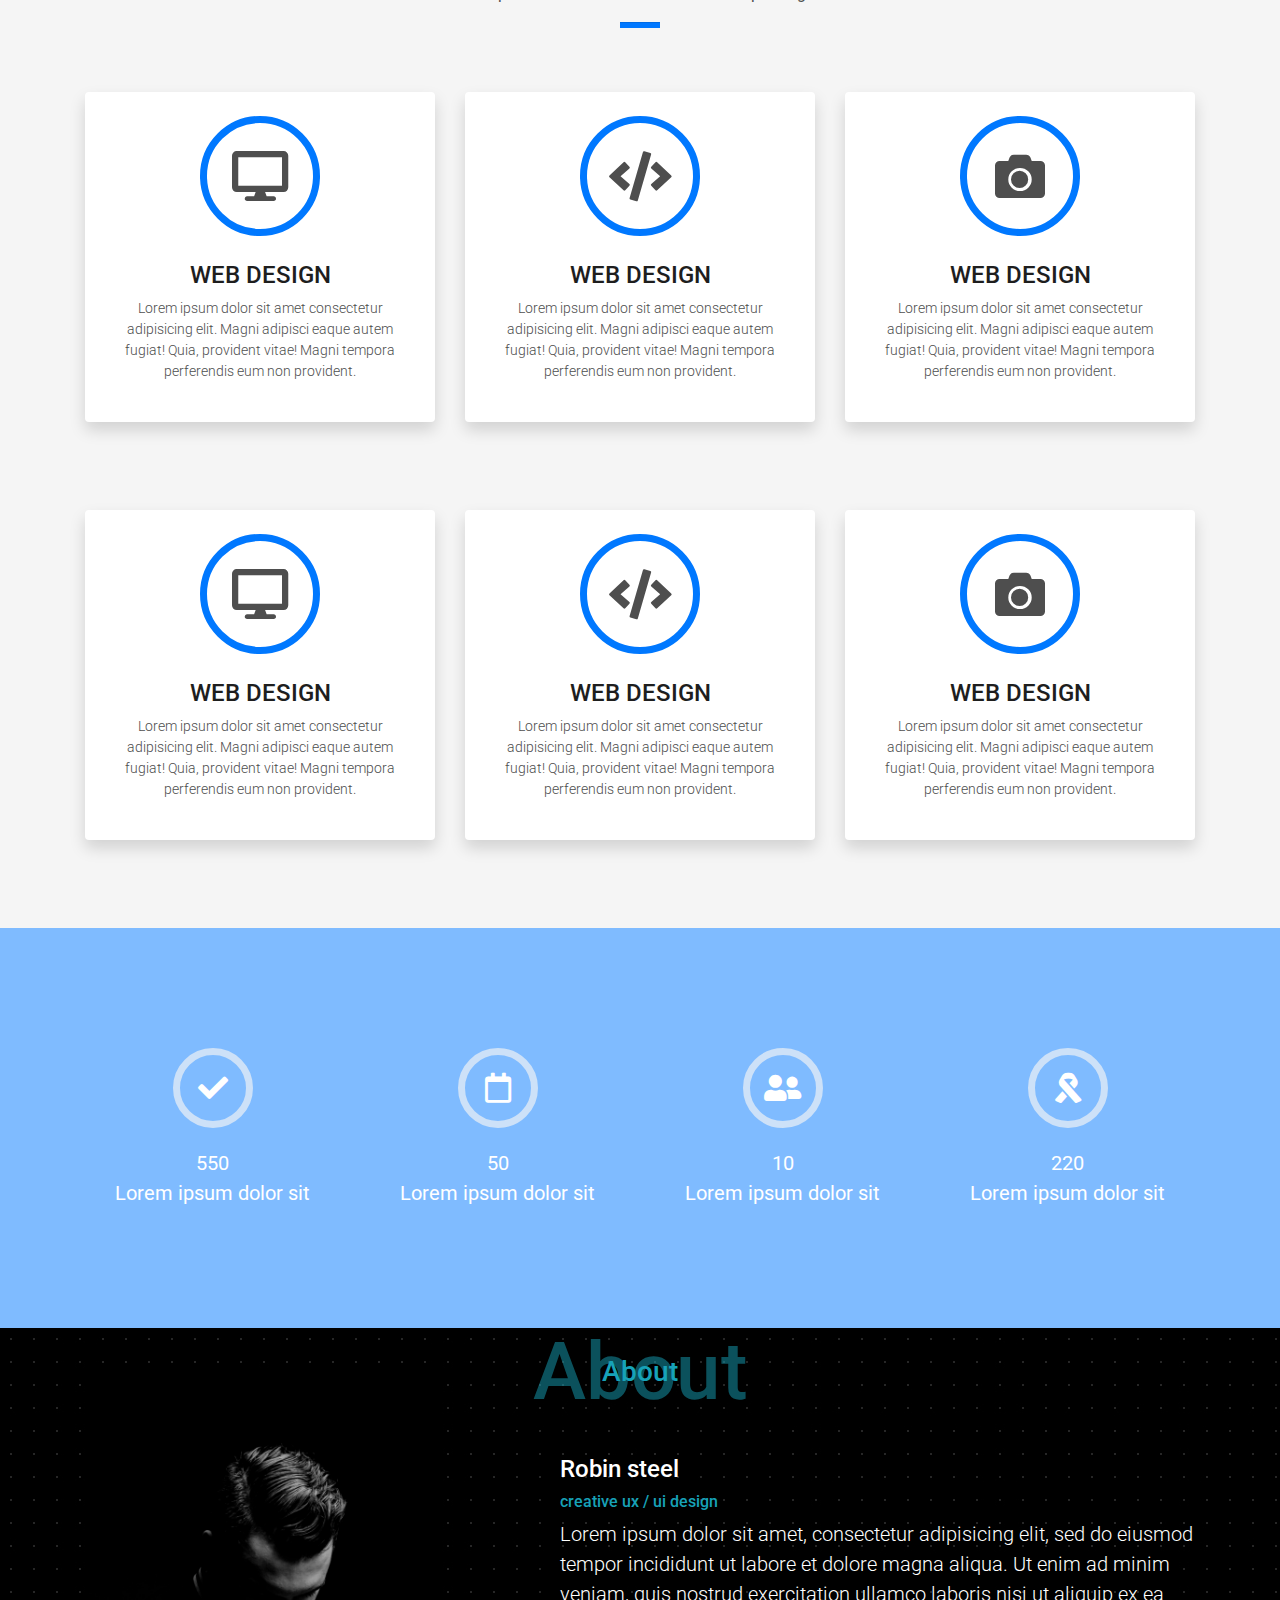
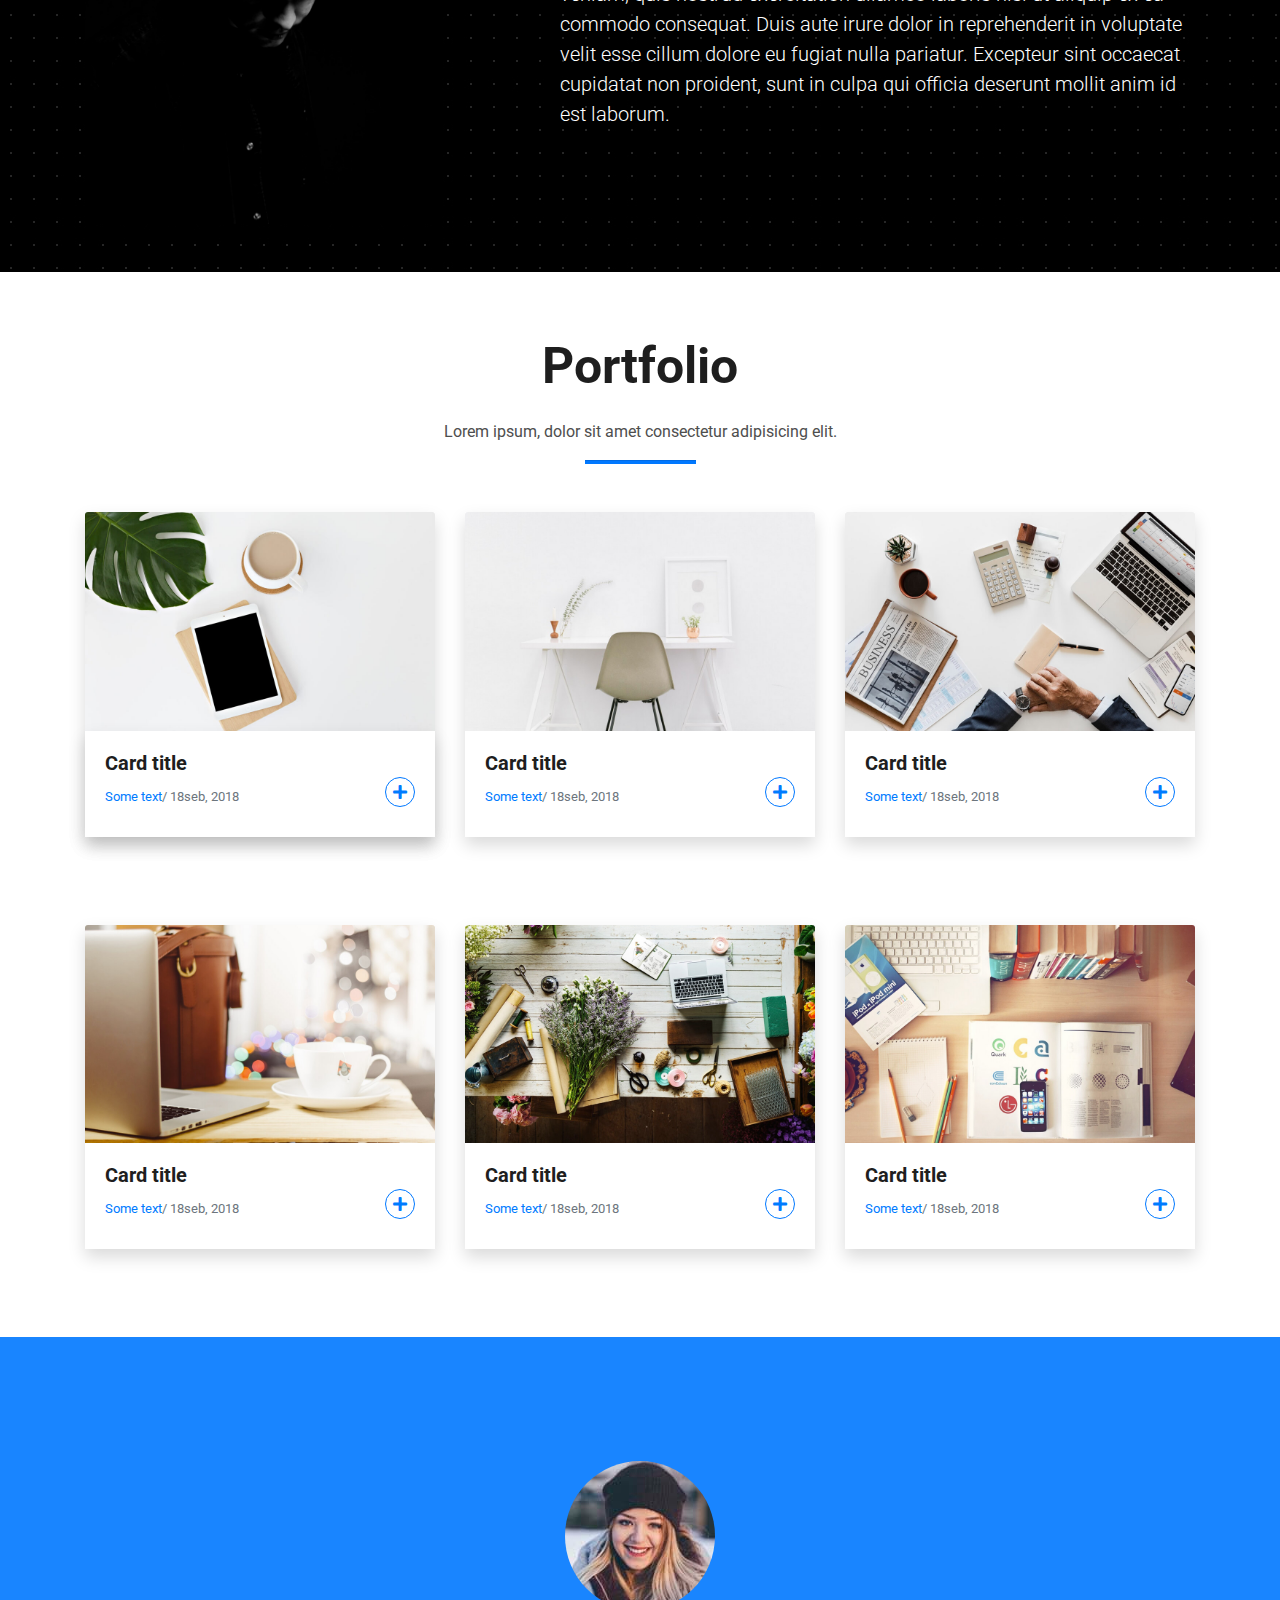
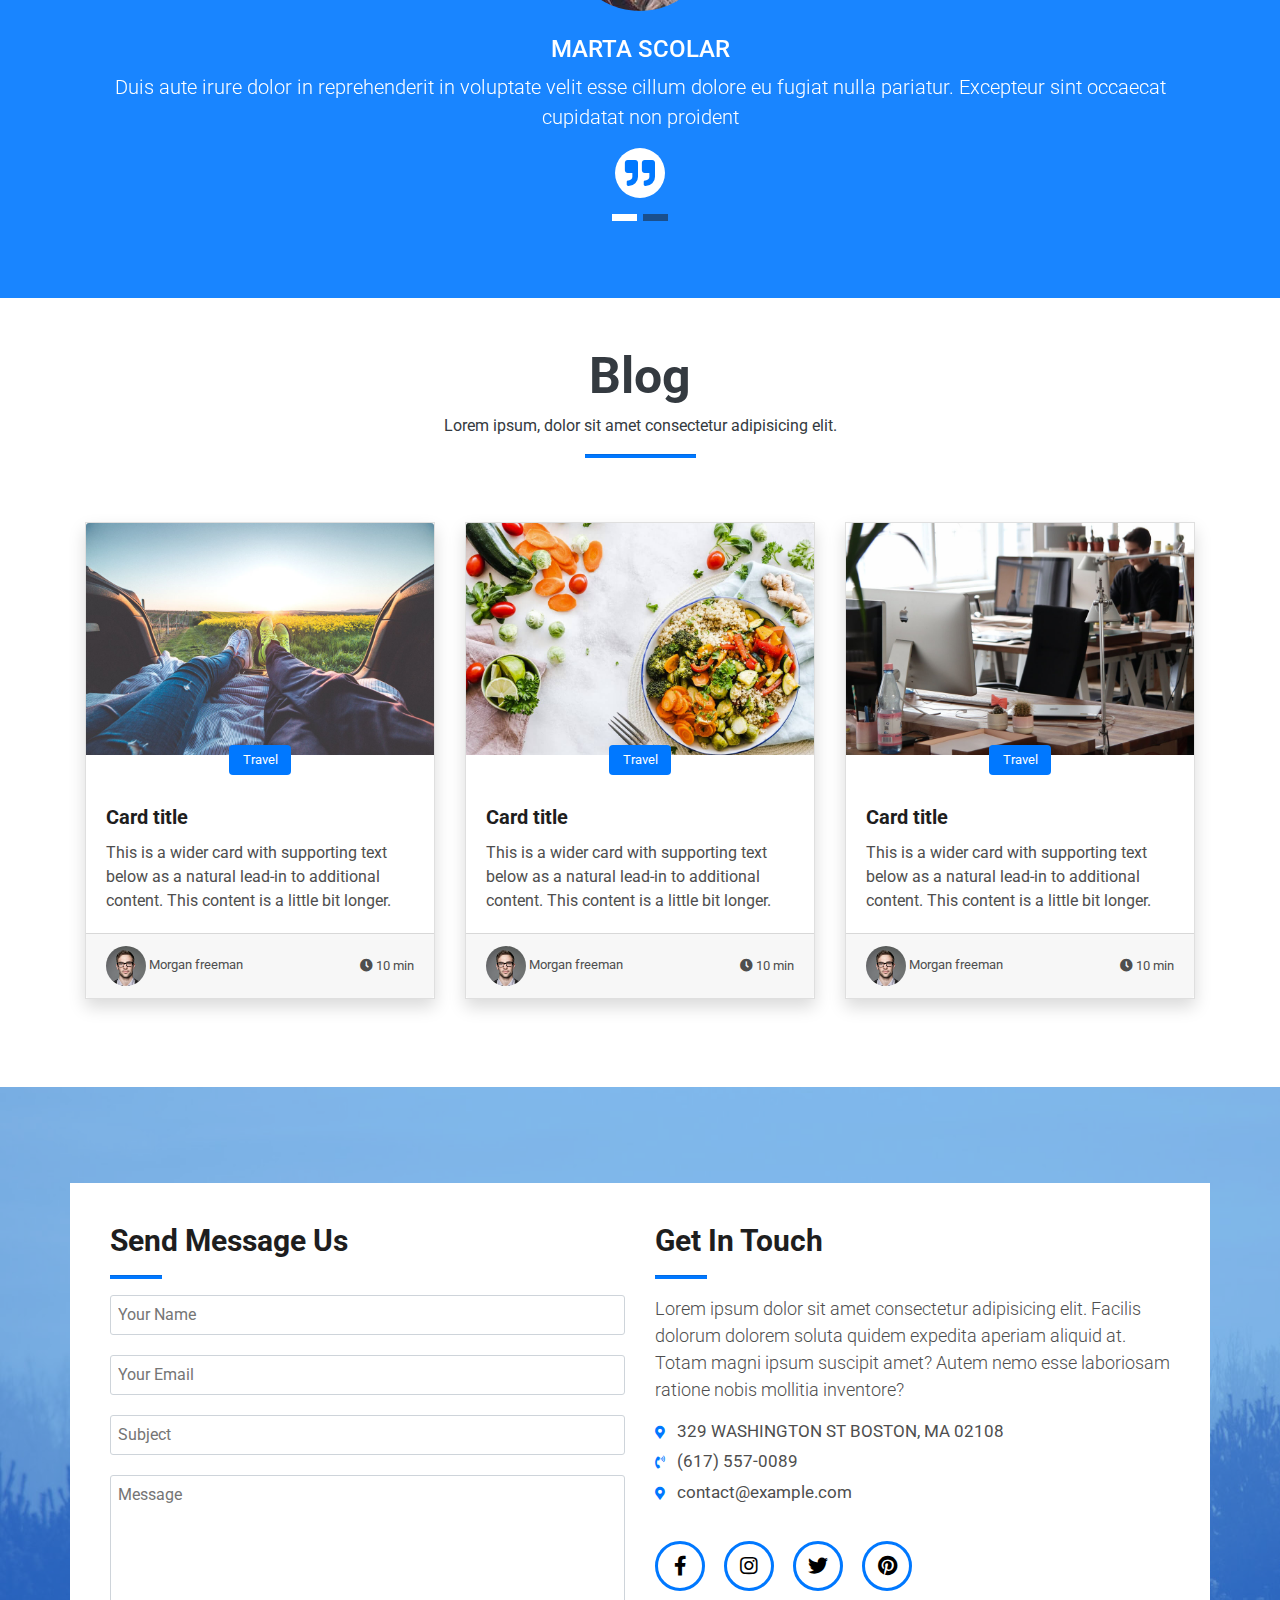
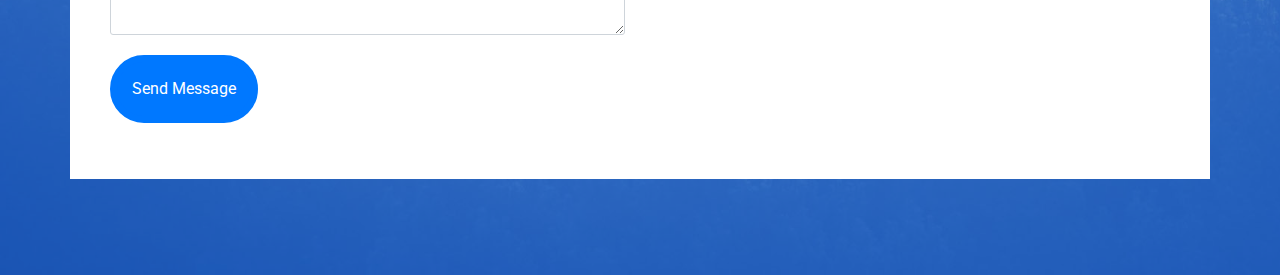
<file: Devfolio/index.html>
<html>

<head>

    <link rel="stylesheet" href="css/bootstrap.min.css">
    <link rel="stylesheet" href="css/index_style.css">
    <link rel="stylesheet" href="css/all.css">
    <link href="https://fonts.googleapis.com/css?family=Roboto&display=swap" rel="stylesheet">
    <title>Devfolio</title>
</head>

<body>
<!---header-->
<header class="position-relative" id="home">
  <div class="main  text-white">
  <h1>I am Morgan Freeman </h1>
  <p class="text-center mt-4"></p>
</div>
<div class="overlay position-absolute"></div>
</header>

<!--nav-->
<nav class="navbar navbar-expand-md navbar-light position-absolute py-4">
  <div class="container">
  <a class="navbar-brand" href="#">DevFolio</a>
  <button class="navbar-toggler" type="button" data-toggle="collapse" data-target="#navbarSupportedContent" aria-controls="navbarSupportedContent" aria-expanded="false" aria-label="Toggle navigation">
    <span class="navbar-toggler-icon"></span>
  </button>

  <div class="collapse navbar-collapse" id="navbarSupportedContent">
    <ul class="navbar-nav ml-auto">
      <li class="nav-item">
        <a class="nav-link" href="#home">Home</a>
        <hr>
      </li>
      <li class="nav-item">
        <a class="nav-link" href="#about">About</a>
      </li>
      <li class="nav-item">
        <a class="nav-link" href="#service">Services</a>
      </li>
      <li class="nav-item">
        <a class="nav-link" href="#portfolio">work</a>
      </li>
      <li class="nav-item">
        <a class="nav-link" href="#blog">blog</a>
      </li>
      <li class="nav-item">
        <a class="nav-link" href="#contact">contact</a>
      </li>
    </ul>
  </div>
</div>
</nav>
<!--about-->
<section class="about py-5" id="about">
<div class="container shadow bg-white">
<div class="row p-5">
<div class="col-md-6">
<div class="left">
<div class="personal-info">
<div class="row">
<div class="col-lg-4 col-sm-4">
<img src="images/testimonial-2.jpg" class="rounded pb-5 float-left img-fluid" alt="personality">
</div>
<div class="col-lg-7 offset-lg-1 col-sm-7 offset-sm-1">
<ul class="list-unstyled float-left ">
  <li><span>Name:</span> Morgan Freeman</li>
  <li><span>Profile:</span> full stack developer</li>
  <li><span>Email:</span> contact@example.com</li>
  <li><span>Phone:</span> (617) 557-0089</li>
</ul>
</div>
</div>
</div>
<div class="clearfix"></div>
<span class="skill">Skills</span>
<div class="myprogress pb-5 pt-4">
<div class="parent pb-2">
<span class="left">Html</span> <span class="right">70%</span>
</div>
<div class="progress rounded-0">
  <div class="progress-bar" role="progressbar" style="width: 70%" aria-valuenow="25" aria-valuemin="0" aria-valuemax="100"></div>
</div>
<div class="parent pd-2">
<span class="left">css</span> <span class="right">50%</span>
</div>
<div class="progress rounded-0">
  <div class="progress-bar" role="progressbar" style="width: 50%" aria-valuenow="50" aria-valuemin="0" aria-valuemax="100"></div>
</div>
<div class="parent pb-2">
<span class="left">js</span> <span class="right">75%</span>
</div>
<div class="progress rounded-0">
  <div class="progress-bar" role="progressbar" style="width: 75%" aria-valuenow="75" aria-valuemin="0" aria-valuemax="100"></div>
</div>
<div class="parent pb-2">
<span class="left">jquery</span> <span class="right">100%</span>
</div>
<div class="progress rounded-0">
  <div class="progress-bar" role="progressbar" style="width: 100%" aria-valuenow="100" aria-valuemin="0" aria-valuemax="100"></div>
</div>
</div>
</div>
</div>
<div class="col-md-6">
<div class="right">
<h2>About Me</h2>
<hr>
<p class="lead py-2">Curabitur non nulla sit amet nisl tempus convallis quis ac lectus. Curabitur arcu erat, accumsan id imperdiet et, porttitor at sem. Praesent sapien massa, convallis a pellentesque nec,
   egestas non nisi. Nulla porttitor accumsan tincidunt.</p>
<p class="lead py-2">Mauris blandit aliquet elit, eget tincidunt nibh pulvinar a.
 Vivamus suscipit tortor eget felis porttitor volutpat. Vestibulum ac diam sit amet quam vehicula elementum sed sit amet dui. porttitor at sem.</p>
 <p class="lead py-2">
 Nulla porttitor accumsan tincidunt. Quisque velit nisi, pretium ut lacinia in, elementum id enim. Nulla porttitor accumsan tincidunt. Mauris blandit aliquet elit, eget tincidunt nibh pulvinar a.</p>
</div>
</div>
</div>
</div>
</section>
<section class="service py-5 text-center" id="service">
<div class="container">
<h2>Services</h2>
<p>Lorem ipsum dolor sit amet consectetur adipisicing elit.</p>
<hr>
<div class="row py-5">
<div class="col-md-4 col-sm-12">
<div class="desktop text-center shadow p-4 rounded bg-white">
<span class="desktop"><i class="fas fa-desktop"></i></span>
<h4>WEB DESIGN</h4>
<p class="lead">Lorem ipsum dolor sit amet consectetur adipisicing elit. Magni adipisci eaque autem fugiat! Quia, provident vitae! Magni tempora perferendis eum non provident.</p>
</div>
</div>
<div class="col-md-4 col-sm-12">
<div class="code text-center shadow p-4 rounded bg-white">
<span class="code"><i class="fas fa-code"></i></span>
<h4>WEB DESIGN</h4>
<p class="lead">Lorem ipsum dolor sit amet consectetur adipisicing elit. Magni adipisci eaque autem fugiat! Quia, provident vitae! Magni tempora perferendis eum non provident.</p>
</div>
</div>
<div class="col-md-4 col-sm-12">
<div class="camera text-center shadow p-4 rounded bg-white">
<span class="camera"><i class="fas fa-camera"></i></span>
<h4>WEB DESIGN</h4>
<p class="lead">Lorem ipsum dolor sit amet consectetur adipisicing elit. Magni adipisci eaque autem fugiat! Quia, provident vitae! Magni tempora perferendis eum non provident.</p>
</div>
</div>
</div>
<div class="row">
<div class="col-md-4 col-sm-12">
<div class="desktop text-center shadow p-4 rounded bg-white">
<span class="desktop">
<i class="fas fa-desktop"></i>
</span>
<h4>WEB DESIGN</h4>
<p class="lead">
Lorem ipsum dolor sit amet consectetur adipisicing elit. Magni adipisci eaque autem fugiat! Quia, provident vitae! Magni tempora perferendis eum non provident.
</p>
</div>
</div>
<div class="col-md-4 col-sm-12">
<div class="code text-center shadow p-4 rounded bg-white">
<span class="code">
<i class="fas fa-code"></i>
</span>
<h4>WEB DESIGN</h4>
<p class="lead">
Lorem ipsum dolor sit amet consectetur adipisicing elit. Magni adipisci eaque autem fugiat! Quia, provident vitae! Magni tempora perferendis eum non provident.
</p>
</div>
</div>
<div class="col-md-4 col-sm-12">
<div class="camera text-center shadow p-4 rounded bg-white">
<span class="camera">
<i class="fas fa-camera"></i>
</span>
<h4>WEB DESIGN</h4>
<p class="lead">
Lorem ipsum dolor sit amet consectetur adipisicing elit. Magni adipisci eaque autem fugiat! Quia, provident vitae! Magni tempora perferendis eum non provident.
</p>
</div>
</div>
</div>
</div>
</section>
<section class="statistics text-center py-5 position-relative d-flex justify-content-center align-items-center">
<div class="container">
<div class="row">
<div class="col-sm-3">
<div class="item">
<span class="icon"><i class="fas fa-check"></i></span>
<p>550</p>
<p>Lorem ipsum dolor sit  </p>
</div>
</div>
<div class="col-sm-3">
<div class="item">
<i class="far fa-calendar"></i>
<p>50</p>
<p>Lorem ipsum dolor sit  </p>
</div>
</div>
<div class="col-sm-3">
<div class="item">
<i class="fas fa-user-friends"></i>
<p>10</p>
<p>Lorem ipsum dolor sit  </p>
</div>
</div>
<div class="col-sm-3">
<div class="item">
<i class="fas fa-ribbon"></i>
<p>220</p>
<p>Lorem ipsum dolor sit  </p>
</div>
</div>
</div>
</div>
<div class="overlay position-absolute">
</div>
</section>
<section class="test text-center py-5 text-white">
<div class="container">
<div class="title position-relative d-flex align-items-center justify-content-center">
<h2 class="text-info position-absolute">About</h2>
<h3 class="text-info position-absolute">About</h3>
</div>
<div class="row">
<div class="col-md-4">
<div class="img">
<img src="images/me.jpg" class="img-fluid" alt="img">
</div>
</div>
<div class="col-md-7 offset-md-1 d-flex justify-content-center align-items-center">
<div class="item text-left">
<h4>Robin steel</h4>
<h6 class="text-info">creative ux / ui design </h6>
<p class="lead">Lorem ipsum dolor sit amet, consectetur adipisicing elit, sed do eiusmod tempor incididunt ut labore et dolore magna aliqua.
   Ut enim ad minim veniam, quis nostrud exercitation ullamco laboris nisi ut aliquip ex ea commodo consequat.
   Duis aute irure dolor in reprehenderit in voluptate velit esse cillum dolore eu fugiat nulla pariatur. Excepteur sint occaecat cupidatat non proident, sunt in culpa qui officia deserunt mollit anim id est laborum.</p>
</div>
</div>
</div>
</div>
</section>
<section class="portfolio text-center py-5">
<div class="container">
<h2 class="py-3">Portfolio</h2>
<p>Lorem ipsum, dolor sit amet consectetur adipisicing elit.</p>
<hr class="m-auto">
<div class="row my-5">
<div class="col-md-4">
  <a href="images/work-1.jpg">
  <div class="card rounded-0 shadow border-0">
    <div class="img">
        <img class="card-img-top" src="images/work-1.jpg" target="_self" alt="Card image cap">
    </div>
    <div class="card-body text-left shadow border-0 overflow-auto">
      <h5 class="card-title">Card title</h5>
      <span class="card-text text-primary float-left">Some text</span> <span class="text-muted"> / 18seb, 2018</span>
      <i class="fas fa-plus float-right"></i>
    </div>
  </div>
</a>
</div>
<div class="col-md-4">
  <a href="#" data-toggle="modal" data-target="#exampleModal">
    <!-- Modal -->
<div class="modal fade" id="exampleModal" tabindex="-1" role="dialog" aria-labelledby="exampleModalLabel" aria-hidden="true">
  <div class="modal-dialog" role="document">
    <div class="modal-content">
      <div class="modal-header">
        <h5 class="modal-title" id="exampleModalLabel">Modal title</h5>
        <button type="button" class="close" data-dismiss="modal" aria-label="Close">
          <span aria-hidden="true">&times;</span>
        </button>
      </div>
      <div class="modal-body">
        <img src="images/work-2.jpg" alt="Card image cap">
      </div>
      <div class="modal-footer">
        <button type="button" class="btn btn-secondary" data-dismiss="modal">Close</button>
        <button type="button" class="btn btn-primary">Save changes</button>
      </div>
    </div>
  </div>
</div>
  <div class="card rounded-0 shadow border-0">
    <div class="img">
        <img class="card-img-top" src="images/work-2.jpg" alt="Card image cap">
    </div>
    <div class="card-body text-left">
      <h5 class="card-title">Card title</h5>
      <span class="card-text text-primary float-left">Some text</span> <span class="text-muted"> / 18seb, 2018</span>
      <i class="fas fa-plus float-right"></i>
    </div>
  </div>
</a>
</div>
<div class="col-md-4">
  <a href="#">
  <div class="card rounded-0 shadow border-0">
    <div class="img">
        <img class="card-img-top" src="images/work-3.jpg" alt="Card image cap">
    </div>
    <div class="card-body text-left">
      <h5 class="card-title">Card title</h5>
      <span class="card-text text-primary float-left">Some text</span> <span class="text-muted"> / 18seb, 2018</span>
      <i class="fas fa-plus float-right"></i>
    </div>
  </div>
</a>
</div>
</div>
<div class="row">
<a href="#">
<div class="col-md-4">
  <div class="card rounded-0 shadow border-0">
    <div class="img">
        <img class="card-img-top" src="images/work-4.jpg" alt="Card image cap">
    </div>
    <div class="card-body text-left">
      <h5 class="card-title">Card title</h5>
      <span class="card-text text-primary float-left">Some text</span> <span class="text-muted"> / 18seb, 2018</span>
      <i class="fas fa-plus float-right"></i>
    </div>
  </div>
</a>
</div>
<div class="col-md-4">
  <a href="#">
  <div class="card rounded-0 shadow border-0">
    <div class="img">
        <img class="card-img-top" src="images/work-5.jpg" alt="Card image cap">
    </div>
    <div class="card-body text-left">
      <h5 class="card-title">Card title</h5>
      <span class="card-text text-primary float-left">Some text</span> <span class="text-muted"> / 18seb, 2018</span>
      <i class="fas fa-plus float-right"></i>
    </div>
  </div>
</a>
</div>
<div class="col-md-4">
  <a href="#">
  <div class="card rounded-0 shadow border-0">
    <div class="img">
        <img class="card-img-top" src="images/work-6.jpg" alt="Card image cap">
    </div>
    <div class="card-body text-left">
      <h5 class="card-title">Card title</h5>
      <span class="card-text text-primary float-left">Some text</span> <span class="text-muted"> / 18seb, 2018</span>
      <i class="fas fa-plus float-right"></i>
    </div>
  </div>
</a>
</div>
</div>
</div>
</section>
<section class="mycarousel py-5 position-relative" id="portfolio">
  <div id="carouselExampleIndicators" class="carousel slide py-1" data-ride="carousel">
    <ol class="carousel-indicators">
      <li data-target="#carouselExampleIndicators" data-slide-to="0" class="active"></li>
      <li data-target="#carouselExampleIndicators" data-slide-to="1"></li>
    </ol>
    <div class="carousel-inner my-5">
      <div class="carousel-item active">
        <div class="item text-center">
        <div class="container">
        <img src="images/testimonial-4.jpg" alt="img" class="rounded-circle my-4">
        <h4>MARTA SCOLAR</h4>
        <p class="lead">Duis aute irure dolor in reprehenderit in voluptate velit esse cillum dolore eu fugiat nulla pariatur. Excepteur sint occaecat cupidatat non proident</p>
        <i class="fas fa-quote-right"></i>
        </div>
        </div>
      </div>
      <div class="carousel-item">
        <div class="item text-center">
        <div class="container">
        <img src="images/testimonial-2.jpg" alt="img" class="rounded-circle my-4">
        <h4>MARTA SCOLAR</h4>
        <p class="lead">Duis aute irure dolor in reprehenderit in voluptate velit esse cillum dolore eu fugiat nulla pariatur. Excepteur sint occaecat cupidatat non proident</p>
        <i class="fas fa-quote-right"></i>
        </div>
        </div>
      </div>
    </div>
  </div>
<div class="overlay position-absolute"></div>
</section>
<section class="blog py-5" id="blog">
<div class="container">
<h2 class="text-center text-dark">Blog</h2>
<p class="text-center text-dark">Lorem ipsum, dolor sit amet consectetur adipisicing elit.</p>
<hr>
<div class="row pt-5">
<div class="col-md-4">
<div class="item">
  <div class="card rounded-0 shadow">
      <img class="card-img-top" src="images/post-1.jpg" alt="Card image cap">
      <div class="card-body">
        <span class="small rounded">Travel</span>
        <h5 class="card-title">Card title</h5>
        <p class="card-text">This is a wider card with supporting text below as a natural lead-in to additional content. This content is a little bit longer.</p>
      </div>
      <div class="card-footer  align-items-center">
        <span><img src="images/testimonial-2.jpg" class="rounded-circle"/> Morgan freeman</span>
        <span><i class="fas fa-clock"></i> 10 min</span>
      </div>
    </div>
</div>
</div>
<div class="col-md-4">
  <div class="item">
    <div class="card rounded-0 shadow">
        <img class="card-img-top" src="images/post-2.jpg" alt="Card image cap">
        <div class="card-body">
          <span class="small rounded">Travel</span>
          <h5 class="card-title">Card title</h5>
          <p class="card-text">This is a wider card with supporting text below as a natural lead-in to additional content. This content is a little bit longer.</p>
        </div>
        <div class="card-footer  align-items-center">
          <span><img src="images/testimonial-2.jpg" class="rounded-circle"/> Morgan freeman</span>
          <span><i class="fas fa-clock"></i> 10 min</span>
        </div>
      </div>
  </div>
</div>
<div class="col-md-4">
  <div class="item">
    <div class="card rounded-0 shadow">
        <img class="card-img-top" src="images/post-3.jpg" alt="Card image cap">
        <div class="card-body">
          <span class="small rounded">Travel</span>
          <h5 class="card-title">Card title</h5>
          <p class="card-text">This is a wider card with supporting text below as a natural lead-in to additional content. This content is a little bit longer.</p>
        </div>
        <div class="card-footer   align-items-center">
          <span><img src="images/testimonial-2.jpg" class="rounded-circle"/> Morgan freeman</span>
          <span><i class="fas fa-clock"></i> 10 min</span>
        </div>
      </div>
  </div>
</div>
</div>
</div>
</section>
<section class="contact py-5" id="contact">
<div class="container my-5">
<div class="row">
<div class="col-md-6">
<div class="left">
<h2>Send Message Us</h2>
<hr>
<form class="" action="index.html" method="post">
<input type="text" name="" value="" placeholder="Your Name">
<input type="email" name="" value="" placeholder="Your Email">
<input type="text" name="" value="" placeholder="Subject">
<textarea name="name" rows="6" cols="80" placeholder="Message"></textarea>
<button type="button" name="button">Send Message</button>
</form>
</div>
</div>
<div class="col-md-6">
<div class="right">
<h2>Get In Touch</h2>
<hr>
<p class="lead">
Lorem ipsum dolor sit amet consectetur adipisicing elit.
Facilis dolorum dolorem soluta quidem expedita aperiam aliquid at.
Totam magni ipsum suscipit amet? Autem nemo esse laboriosam ratione nobis mollitia inventore?</p>
<ul class="list-unstyled">
<li><i class="fas fa-map-marker-alt"></i> &nbsp; 329 WASHINGTON ST BOSTON, MA 02108</li>
<li><i class="fas fa-phone-volume"></i> &nbsp; (617) 557-0089</li>
<li><i class="fas fa-map-marker-alt"></i> &nbsp; contact@example.com</li>
</ul>
<div class="socials">
<ul class="list-unstyled">
<li><i class="fab fa-facebook-f"></i></li>
<li><i class="fab fa-instagram"></i></li>
<li><i class="fab fa-twitter"></i></li>
<li><i class="fab fa-pinterest"></i></li>
</ul>
</div>
</div>
</div>
</div>
</div>
<div class="overlay"></div>
</section>
  <script src="js/jquery-3.4.1.min.js"></script>
  <script src="js/popper.min.js"></script>
  <script src="js/bootstrap.min.js"></script>
</body>

</html>
</file>
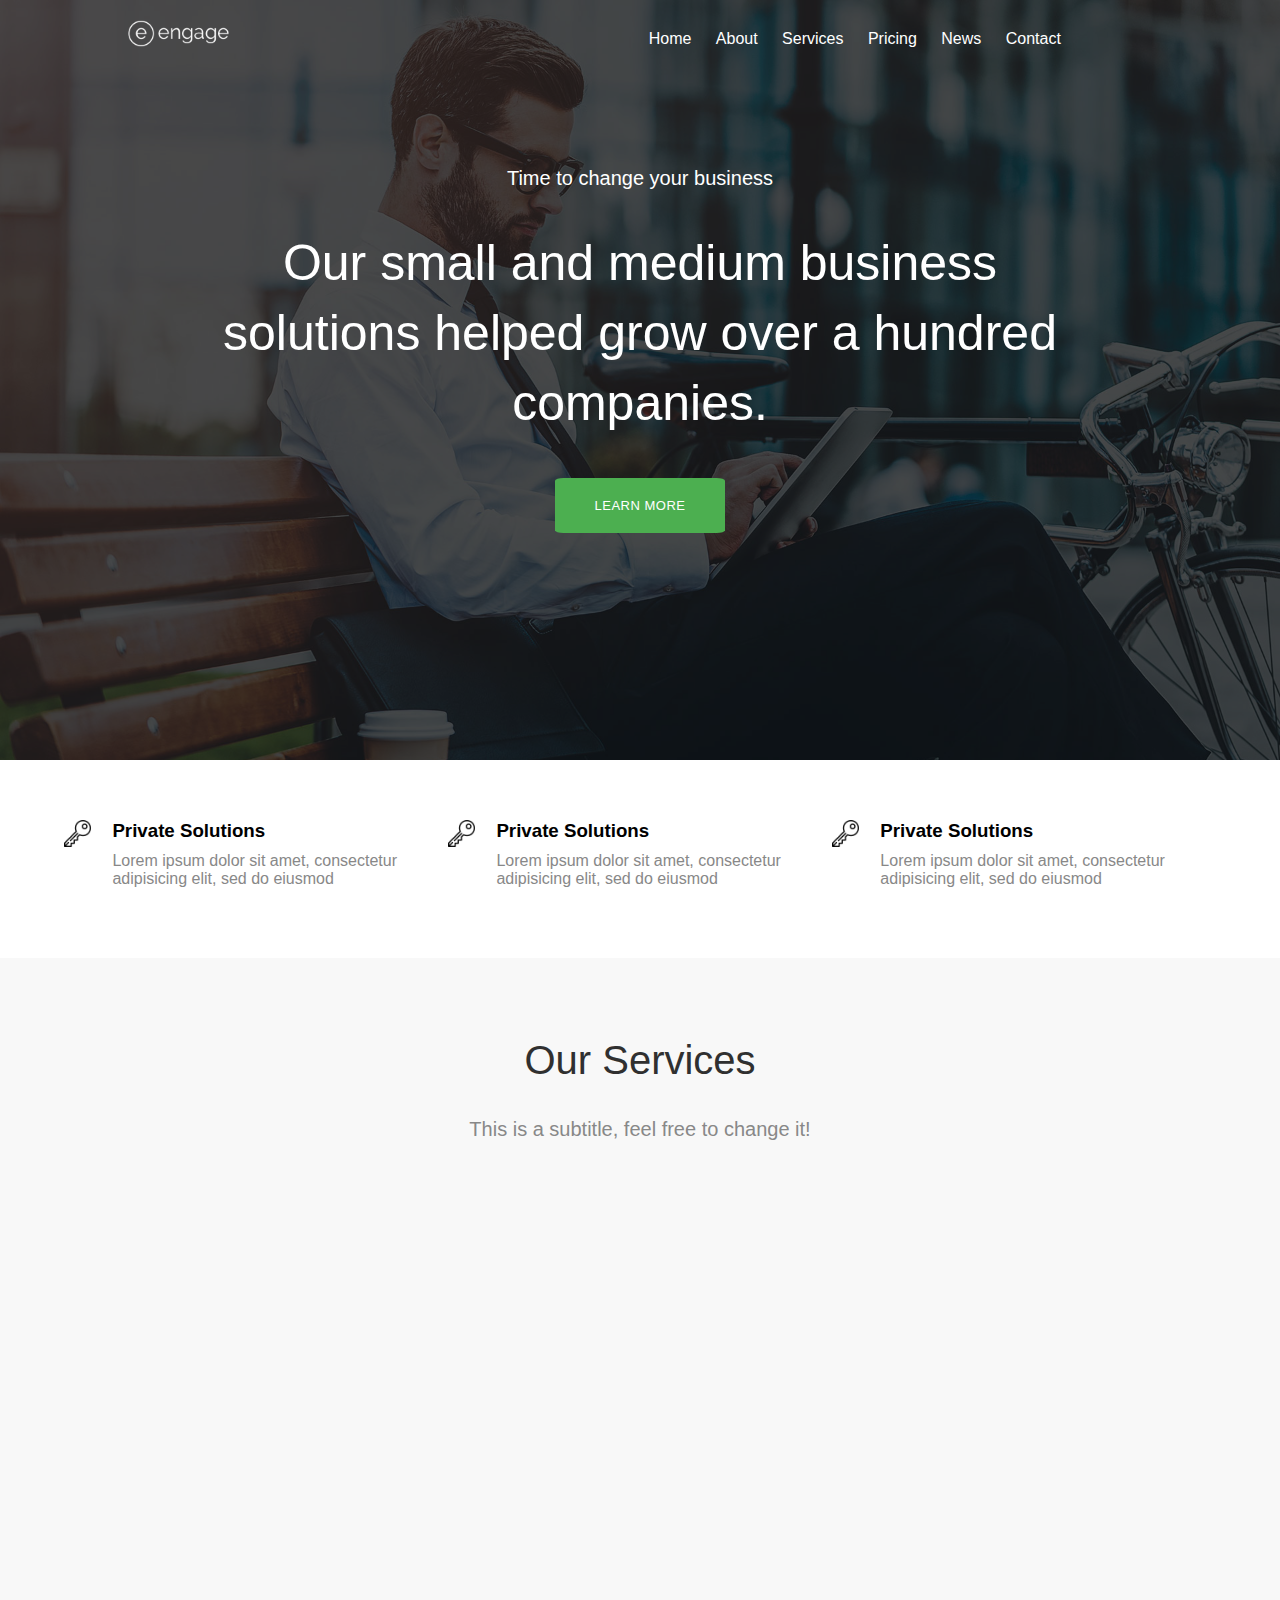
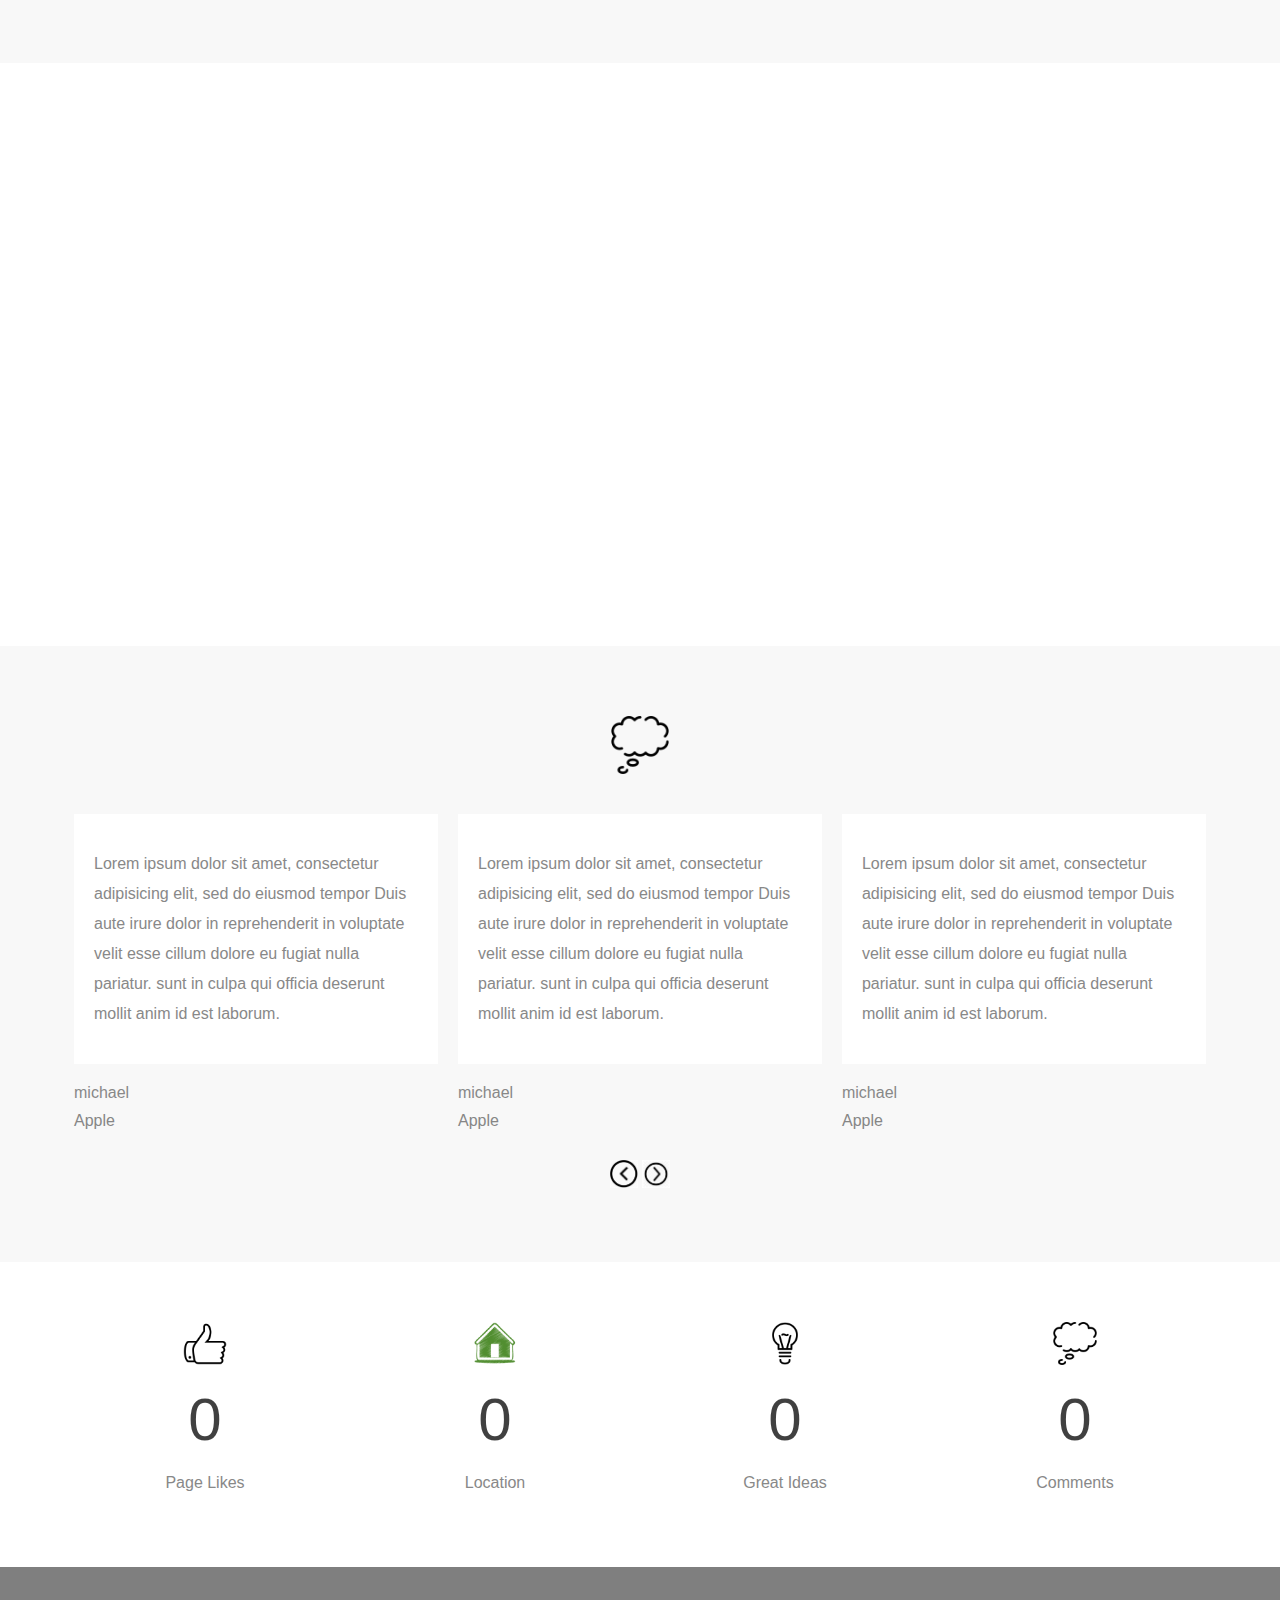
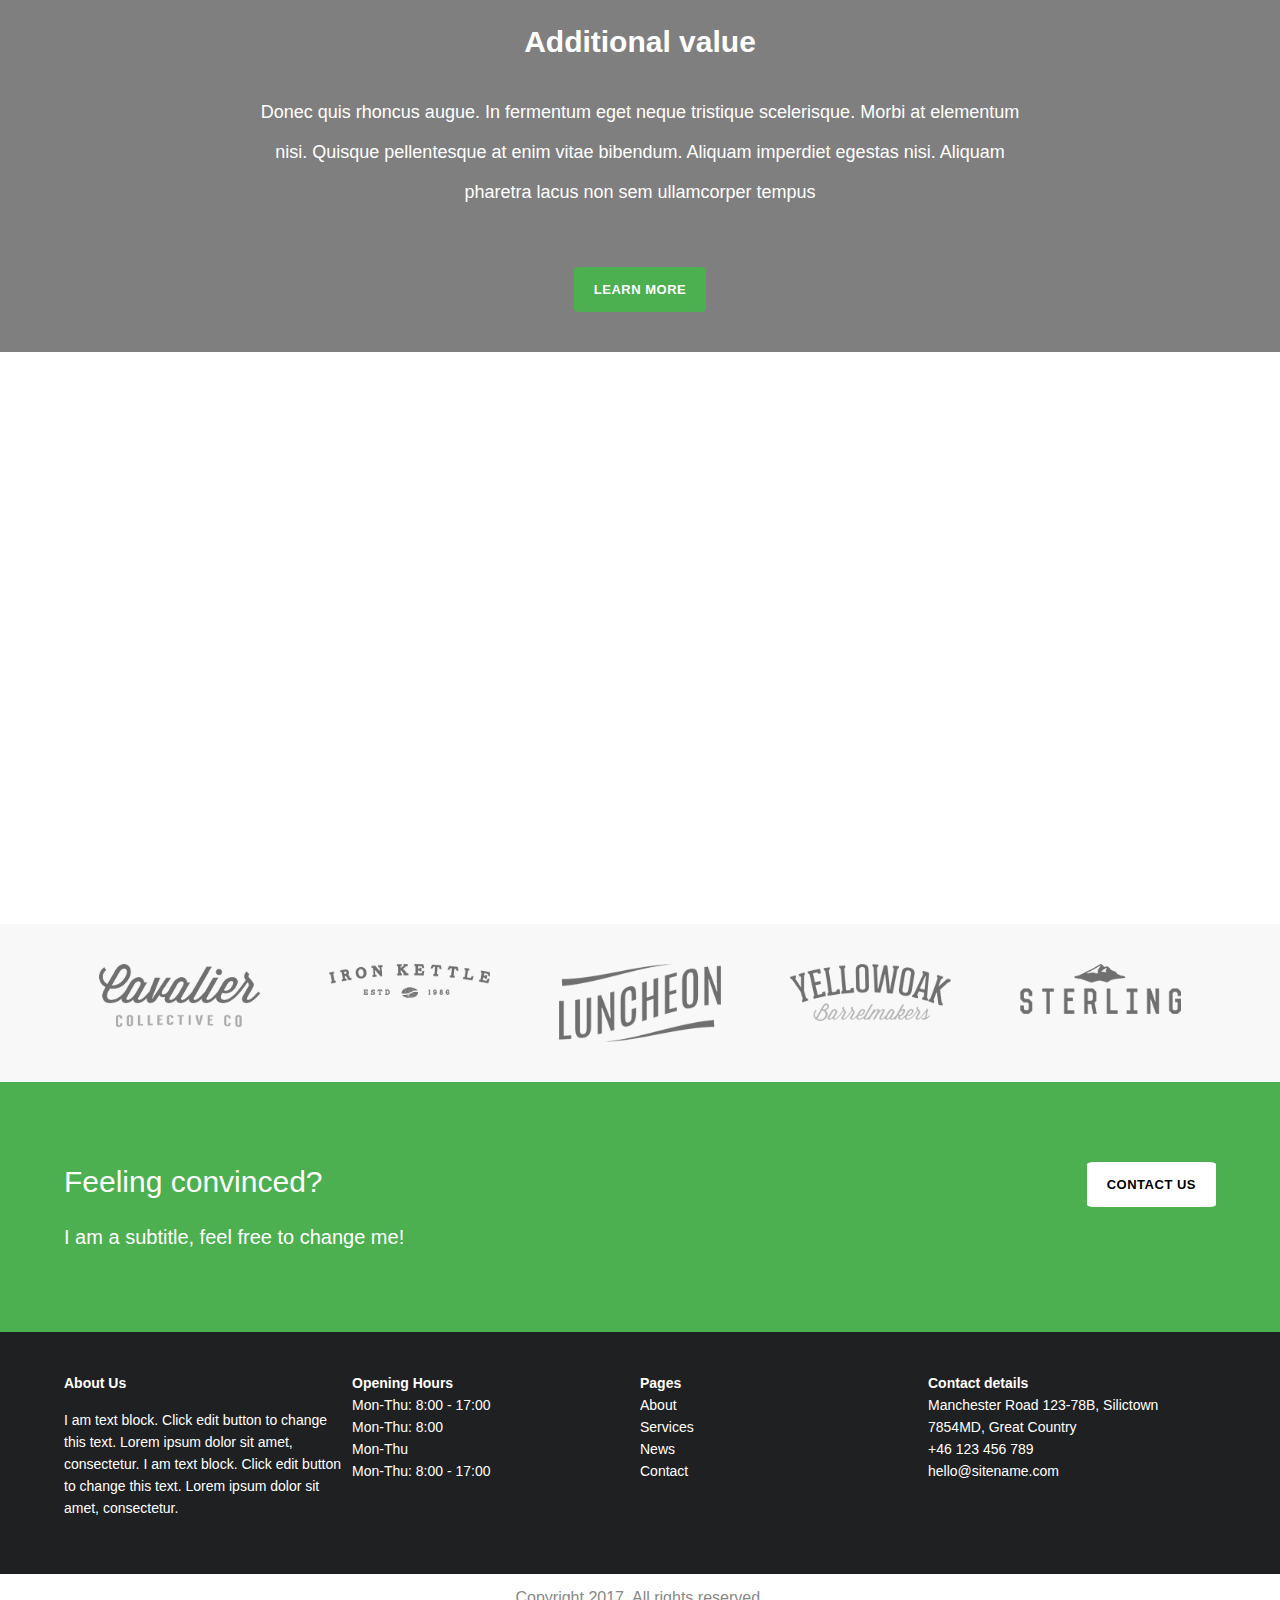
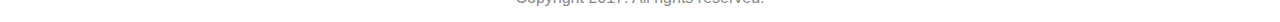
<file: engage business2/index.html>
<html lang="en" dir="ltr">
  <head>
    <meta charset="utf-8">
    <title>engage Business</title>
    <link rel="stylesheet" href="css/animate.css">
    <link rel="stylesheet" href="css/style.css">

  </head>
  <body>

   <div class="home" id="home">
   <div class="overlay">
     <div class="navbar">
      <a href="#"> <img src="images/logo-light.png"/></a>
     <ul>
       <li><a href="#home">Home</a></li>
       <li><a href="#about">About</a></li>
       <li><a href="#service">Services</a></li>
       <li><a href="#">Pricing</a></li>
       <li><a href="#news">News</a></li>
       <li><a href="#contact">Contact</a></li>
     </ul>
     </div>
   <div class="home-content">
   <p>Time to change your business</p>
   <h1 class="wow bounceInDown" data-wow-duration="2s">Our small and medium business solutions helped grow over a hundred companies.</h1>
    <a href="#about"><button type="button" name="button">Learn More</button></a>
   </div>
   </div>
   </div>
   <div class="about-us">
     <div class="about">
      <div class="about-img">
     <img src="images/key.png"/>
   </div>
   <div class="about-content">
     <h3>Private Solutions</h3>
     <p>Lorem ipsum dolor sit amet, consectetur adipisicing elit, sed do eiusmod </p>
     </div>
   </div>
   <div class="about">
    <div class="about-img">
   <img src="images/key.png"/>
 </div>
 <div class="about-content">
   <h3>Private Solutions</h3>
   <p>Lorem ipsum dolor sit amet, consectetur adipisicing elit, sed do eiusmod </p>
   </div>
 </div>
 <div class="about">
  <div class="about-img">
 <img src="images/key.png"/>
</div>
<div class="about-content">
 <h3>Private Solutions</h3>
 <p>Lorem ipsum dolor sit amet, consectetur adipisicing elit, sed do eiusmod </p>
 </div>
</div>
   </div>
   <div class="services" id="service">
   <h2>Our Services</h2>
   <p>This is a subtitle, feel free to change it!</p>
   <div class="container">
   <div class="myservice wow fadeInLeft"  data-wow-duration="2s">
     <div class="over">
   <img src="images/full-5-600x420.jpg"/>
   <div class="serve">
   <h3>coool Ideal</h3>
   <p>Lorem ipsum dolor sit amet, consectetur adipisicing elit, sed do eiusmod tempor incididunt
      ut labore et dolore magna aliqua. Ut enim ad minim veniam,</p>
      </div>
    </div>
   </div>
   <div class="myservice  wow fadeInUp"  data-wow-duration="2s">
     <div class="over">
   <img src="images/full-5-600x420.jpg"/>
   <div class="serve">
   <h3>Cool Ideal</h3>
   <p>Lorem ipsum dolor sit amet, consectetur adipisicing elit, sed do eiusmod tempor incididunt
      ut labore et dolore magna aliqua. Ut enim ad minim veniam,</p>
      </div>
    </div>
   </div>
   <div class="myservice  wow fadeInRight"  data-wow-duration="2s">
     <div class="over">
   <img src="images/full-5-600x420.jpg"/>
   <div class="serve">
   <h3>Cool Ideal</h3>
   <p>Lorem ipsum dolor sit amet, consectetur adipisicing elit, sed do eiusmod tempor incididunt
      ut labore et dolore magna aliqua. Ut enim ad minim veniam,</p>
      </div>
    </div>
   </div>
 </div>
</div>
   <div class="secret" id="about">
   <div class="content wow bounceInLeft" data-wow-duration="2s">
   <h2>Our Secret</h2>
   <p>Morbi pellentesque, nisl id semper bibendum, nibh sem fermentum magna,
     eget commodo leo velit sit amet velit. Aliquam fermentum, lorem quis posuere mattis, est justo porttitor magna,
      in commodo risus justo vitae nibh. Quisque consequat venenatis rutrum.</p>
      <ul>
        <li><img src="images/right.png"/><b>Aliquam fermentum lorem quis posuere mattis.</b></li>
        <li><img src="images/right.png"/><b>Sed mollis sapien erat id pellentesque libero.</b><li>
        <li><img src="images/right.png"/><b>Pellentesque nisl id semper bibendum.</b></li>
      </ul>
      <a href="#"><button type="button" name="button">LEARN MORE</button></a>
   </div>
   <div class="img-content wow bounceInRight" data-wow-duration="2s">
   <img src="images/business-main-700x680.jpg"/>
   </div>
   </div>
   <div class="carousel" id="news">
   <div class="container">
   <img src="images/think.png"/>
   <div class="parent">
     <div class="overlay">
   <div class="car-content">
   <p>Lorem ipsum dolor sit amet, consectetur adipisicing elit, sed do eiusmod tempor
   Duis aute irure dolor in reprehenderit in voluptate velit esse cillum dolore eu fugiat nulla pariatur.
  sunt in culpa qui officia deserunt mollit anim id est laborum.</p>
  </div>
  </div>
   <i>michael</i>
   <b>Apple</b>
   </div>
   <div class="parent">
     <div class="overlay">
   <div class="car-content">
   <p>Lorem ipsum dolor sit amet, consectetur adipisicing elit, sed do eiusmod tempor
   Duis aute irure dolor in reprehenderit in voluptate velit esse cillum dolore eu fugiat nulla pariatur.
  sunt in culpa qui officia deserunt mollit anim id est laborum.</p>
  </div>
  </div>
   <i>michael</i>
   <b>Apple</b>
   </div>
   <div class="parent">
     <div class="overlay">
   <div class="car-content">
   <p>Lorem ipsum dolor sit amet, consectetur adipisicing elit, sed do eiusmod tempor
   Duis aute irure dolor in reprehenderit in voluptate velit esse cillum dolore eu fugiat nulla pariatur.
  sunt in culpa qui officia deserunt mollit anim id est laborum.</p>
  </div>
</div>
   <i>michael</i>
   <b>Apple</b>
   </div>
   <div class="controls">
   <img src="images/previous.jpg"/>
   <img src="images/next.jpg"/>
   </div>
 </div>
   </div>
   <div class="feedback" id="counter">
   <div class="icon">
   <img src="images/ok.png"/>
   <h2 data-count="1240"  class="counter-value">0</h2>
   <p>page likes</p>
   </div>
   <div class="icon">
   <img src="images/home.png"/>
   <h2 data-count="64"  class="counter-value">0</h2>
   <p>location</p>
   </div>
   <div class="icon">
   <img src="images/lamp.png"/>
   <h2 data-count="960"  class="counter-value">0</h2>
   <p>Great ideas</p>
   </div>
   <div class="icon">
   <img src="images/think.png"/>
   <h2 data-count="420"  class="counter-value">0</h2>
   <p>comments</p>
   </div>
   </div>
   <div class="info">
    <div class="overlay">
   <h3>Additional value</h3>
   <p>Donec quis rhoncus augue. In fermentum eget neque tristique scelerisque.
      Morbi at elementum nisi. Quisque pellentesque at enim vitae bibendum.
       Aliquam imperdiet egestas nisi. Aliquam pharetra lacus non sem ullamcorper tempus</p>
       <button type="button" name="button">Learn More</button>
       </div>
   </div>
   <div class="merites wow slideInDown" data-wow-duration="2s">
   <h2>Other Services</h2>
   <p>What else our company can offer you.</p>
   <div class="merit">
   <p>Facilities</p>
   <p>Ipsum dolor sit amet, consectetur adipiscing elit. Phasellus ultricies nisi at scelerisque pellentesque.
      Nunc feugiat felis vitae aliquet consequat. Aliquam ullamcorper</p>
      </div>
      <div class="merit">
      <p>Facilities</p>
      <p>Ipsum dolor sit amet, consectetur adipiscing elit. Phasellus ultricies nisi at scelerisque pellentesque.
         Nunc feugiat felis vitae aliquet consequat. Aliquam ullamcorper</p>
         </div>
         <div class="merit">
         <p>Facilities</p>
         <p>Ipsum dolor sit amet, consectetur adipiscing elit. Phasellus ultricies nisi at scelerisque pellentesque.
            Nunc feugiat felis vitae aliquet consequat. Aliquam ullamcorper</p>
            </div>
      <div class="clr"></div>
      <div class="merit">
      <p>Facilities</p>
      <p>Ipsum dolor sit amet, consectetur adipiscing elit. Phasellus ultricies nisi at scelerisque pellentesque.
         Nunc feugiat felis vitae aliquet consequat. Aliquam ullamcorper</p>
         </div>
         <div class="merit">
         <p>Facilities</p>
         <p>Ipsum dolor sit amet, consectetur adipiscing elit. Phasellus ultricies nisi at scelerisque pellentesque.
            Nunc feugiat felis vitae aliquet consequat. Aliquam ullamcorper</p>
            </div>
            <div class="merit">
            <p>Facilities</p>
            <p>Ipsum dolor sit amet, consectetur adipiscing elit. Phasellus ultricies nisi at scelerisque pellentesque.
               Nunc feugiat felis vitae aliquet consequat. Aliquam ullamcorper</p>
               </div>
   </div>
   <div class="advertise">
     <div class="container">
   <div class="adv">
   <img src="images/logo_01.png"/>
   </div>
   <div class="adv">
   <img src="images/logo_02.png"/>
   </div>
   <div class="adv">
   <img src="images/logo_03.png"/>
   </div>
   <div class="adv">
   <img src="images/logo_04.png"/>
   </div>
   <div class="adv">
   <img src="images/logo_05.png"/>
   </div>
 </div>
   </div>
   <div class="contact" id="contact">
     <div class="container">
       <div class="content">
   <h2>Feeling convinced?</h2>
   <p>I am a subtitle, feel free to change me!</p>
 </div>
   <button type="button" name="button">Contact Us</button>
   </div>
 </div>
   <div class="footer">
     <div class="container">
     <div class="sec1">
     <h4>About Us</h4>
     <p>I am text block. Click edit button to change this text. Lorem ipsum dolor sit amet, consectetur.
        I am text block. Click edit button to change this text. Lorem ipsum dolor sit amet, consectetur.</p>
     </div>
     <div class="sec2">
       <h4>Opening Hours</h4>
       <ul>
         <li>Mon-Thu: 8:00 - 17:00</li>
         <li>Mon-Thu: 8:00 </li>
         <li>Mon-Thu</li>
         <li>Mon-Thu: 8:00 - 17:00</li>
       </ul>
     </div>
     <div class="sec3">
       <h4>Pages</h4>
       <ul>
         <li>About</li>
         <li>Services</li>
         <li>News</li>
         <li>Contact</li>
       </ul>
     </div>
     <div class="sec4">
       <h4>Contact details</h4>
       <ul>
         <li>Manchester Road 123-78B, Silictown 7854MD, Great Country</li>
         <li>+46 123 456 789</li>
         <li>hello@sitename.com</li>
       </ul>
   </div>
 </div>
 </div>
   <div class="footer-bottom">
   <p>Copyright 2017. All rights reserved.</p>
   </div>

   <script src="js/jquery-3.4.1.min.js"> </script>
   <script src="js/jquery.nicescroll.min.js"> </script>
     <script src="js/wow.min.js"></script>
   <script src="js/plugin.js"></script>

  </body>
</html>
</file>
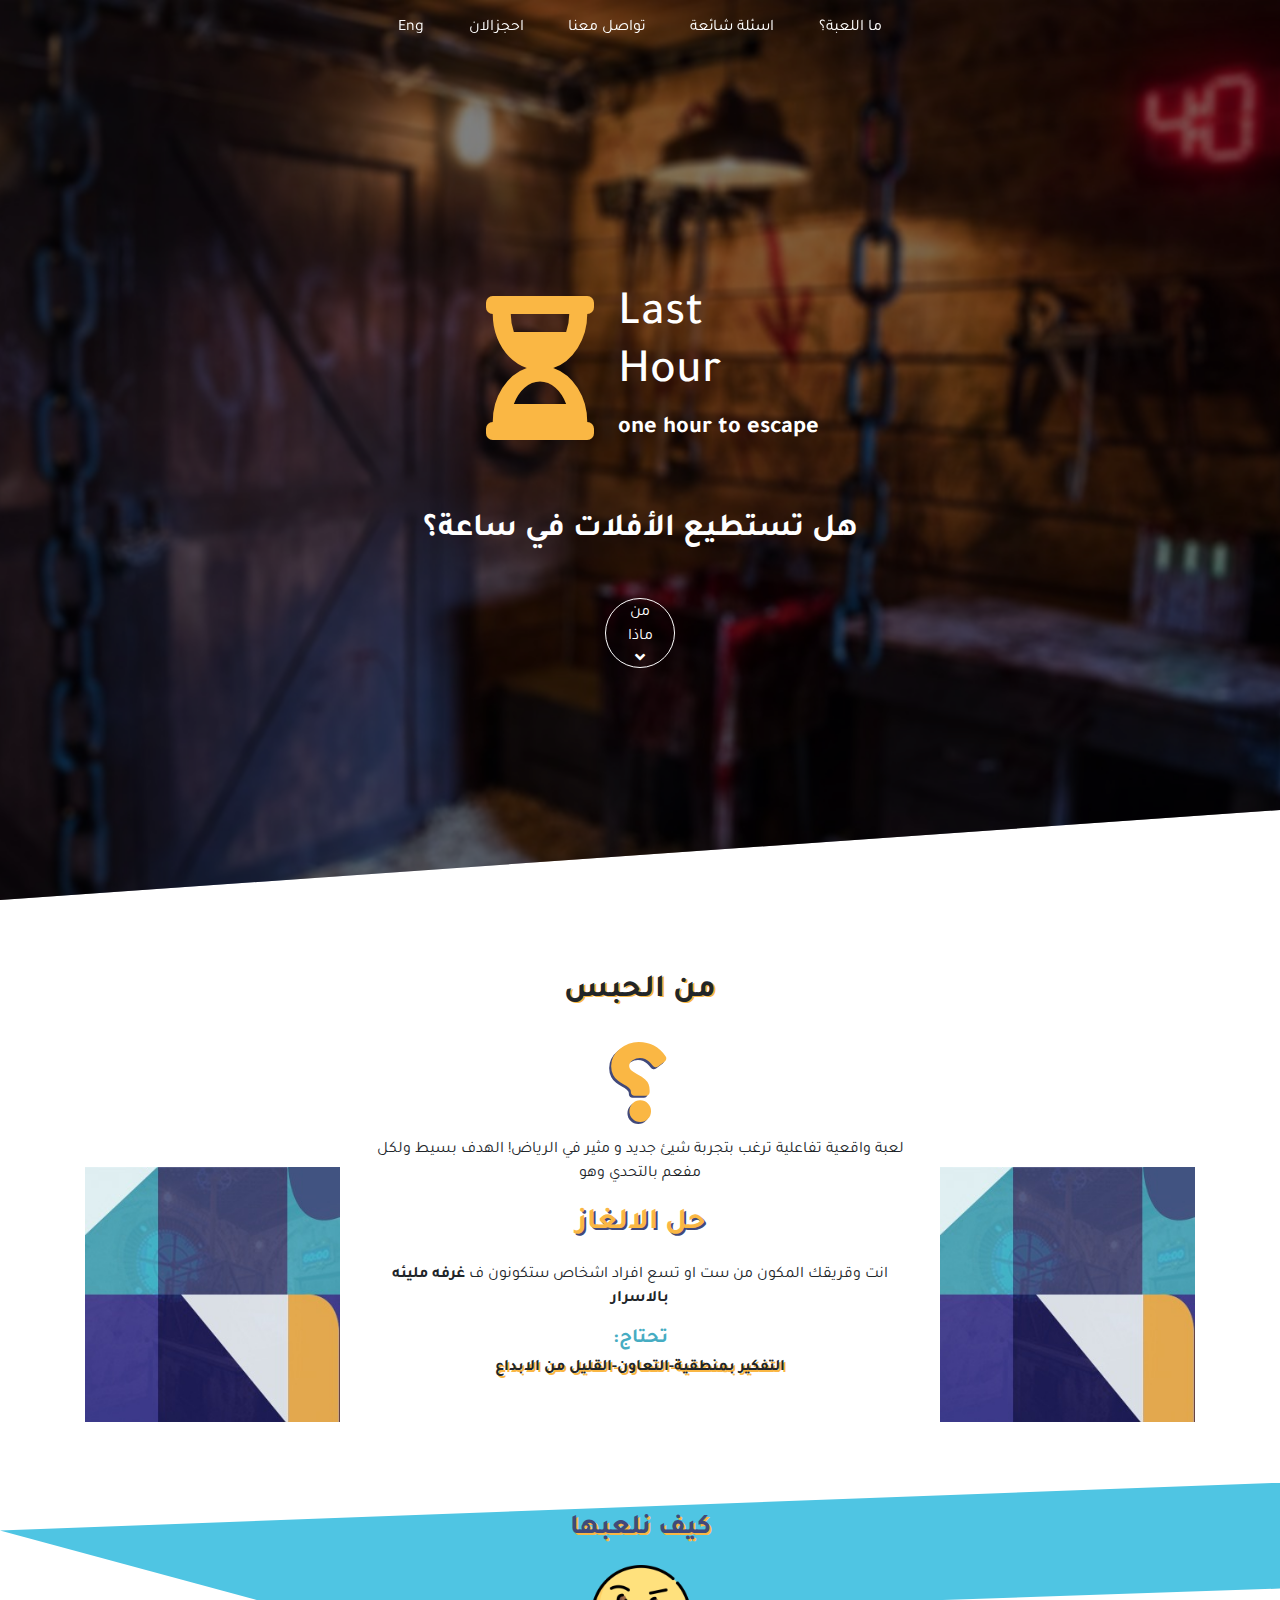
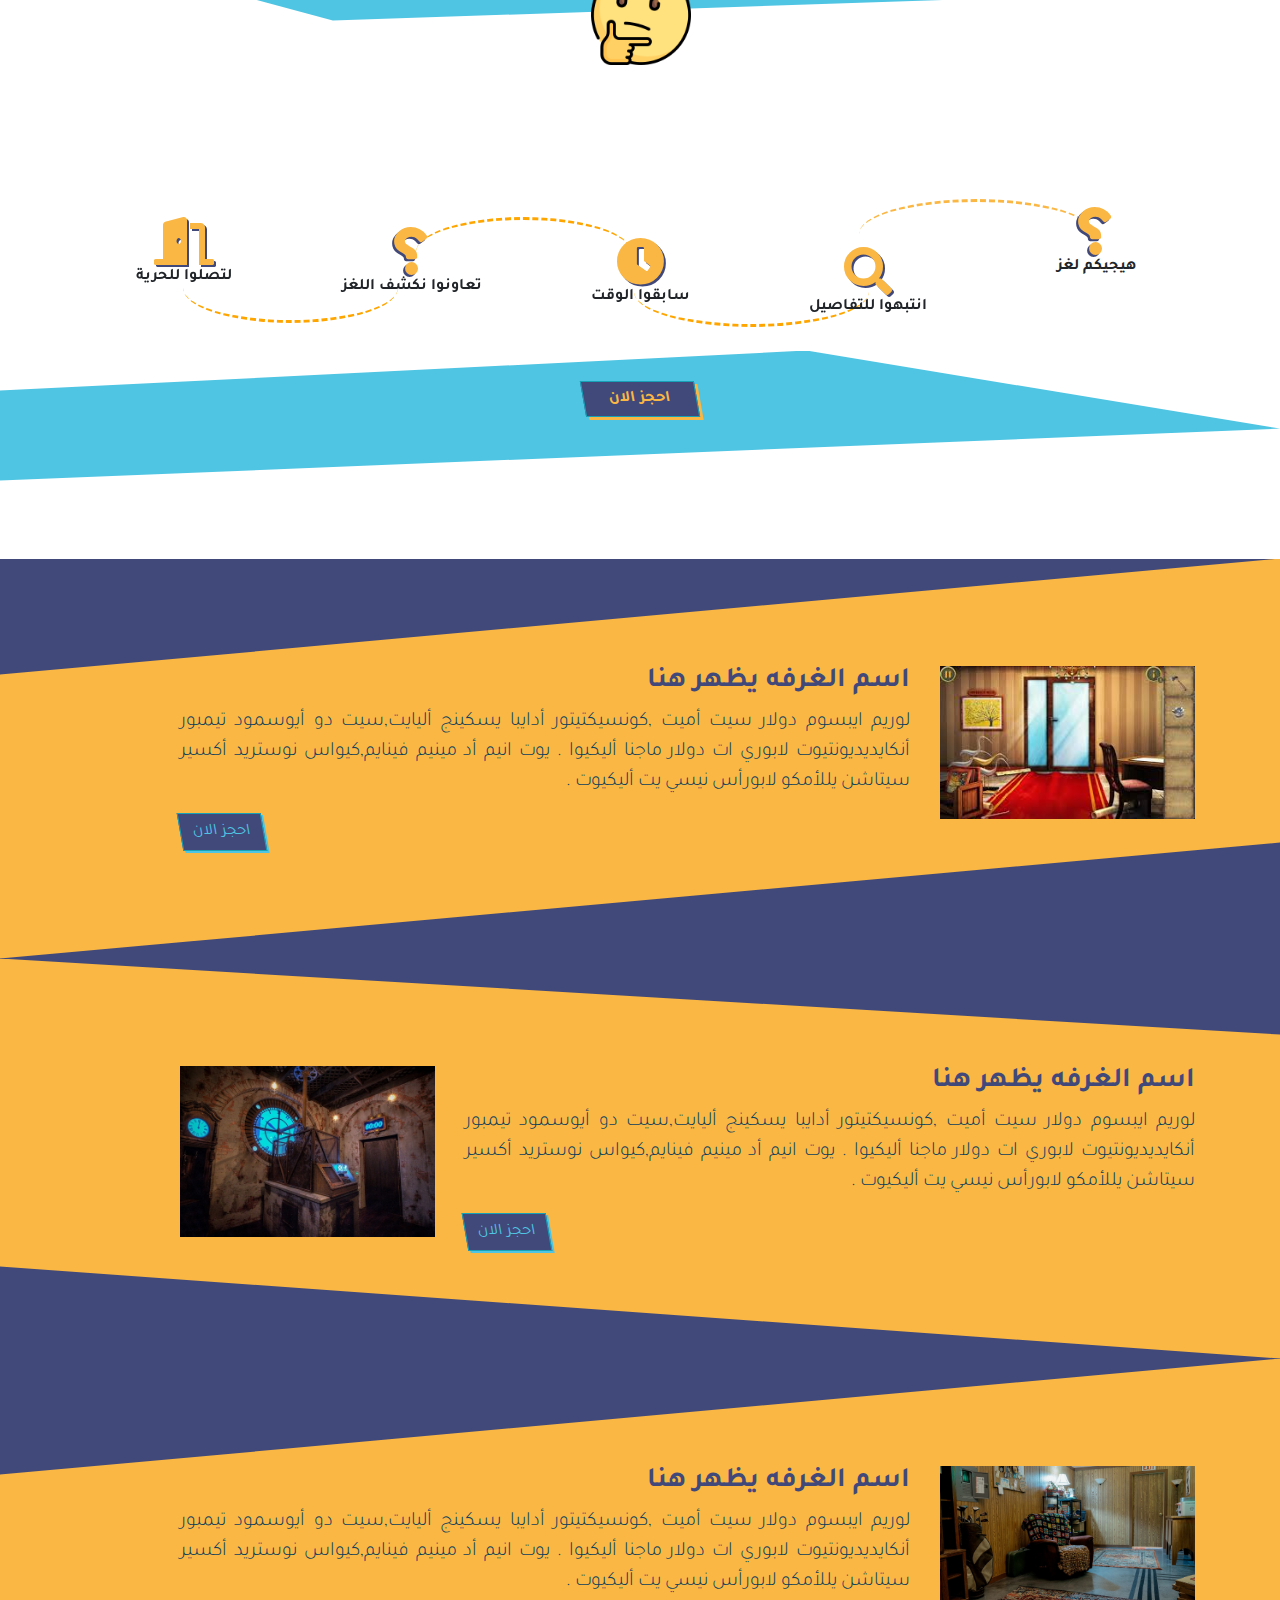
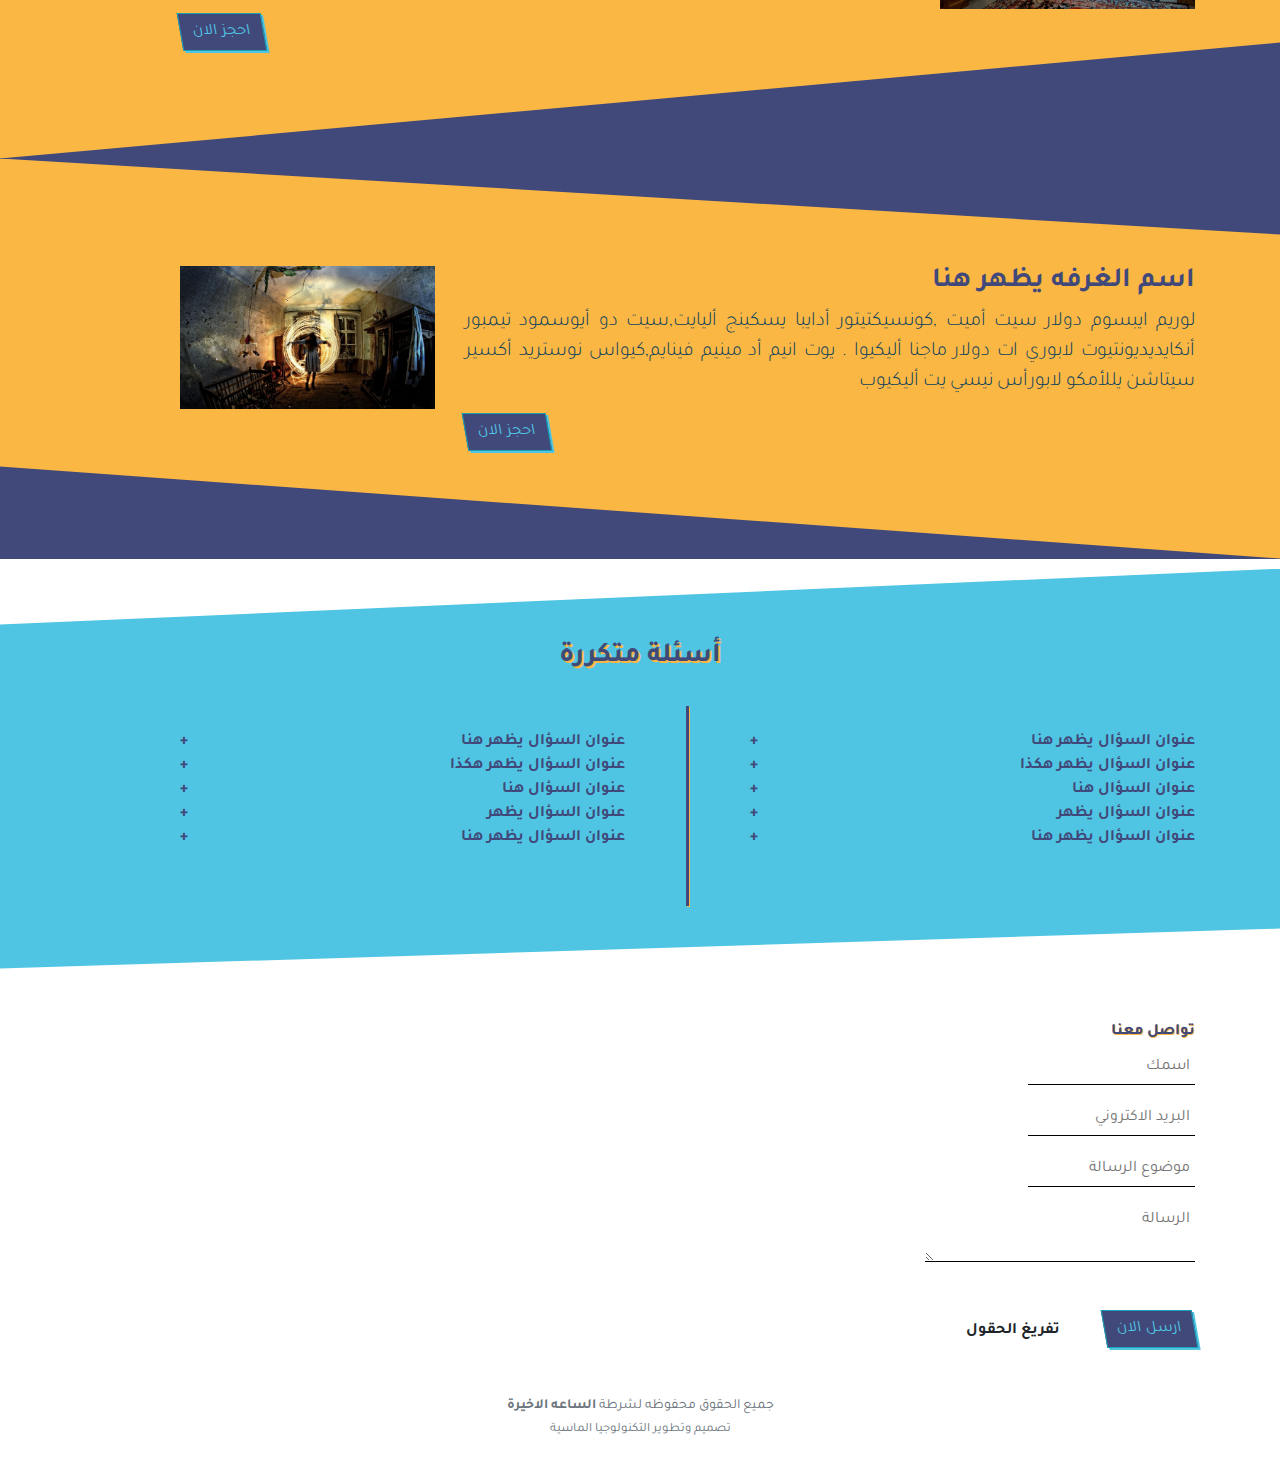
<file: Escapeweb/index.html>
<!DOCTYPE html>
<html>
  
    
<head>
  <title>Escape way</title>
    <meta charset="utf-8">
    <meta name="viewport" content="width=device-width, initial-scale=1, shrink-to-fit=no">
    <link rel="stylesheet" href="css/bootstrap.css">
    <link rel="stylesheet" href="css/index_style.css">
    <link rel="stylesheet" href="css/media.css">
    <link rel="stylesheet" href="css/all.min.css">
    <link rel="stylesheet" href="https://fonts.googleapis.com/css?family=Amiri|Bebas+Neue|Tajawal&display=swap">  
    <!--[if lt IE 9]>
    <script src="js/html5shiv.min.js"></script>
    <![endif]-->
  </head>

<body>
    <nav class="navbar navbar-expand-md  fixed-top">
        <button class="navbar-toggler" type="button" data-toggle="collapse" data-target="#navbarSupportedContent" aria-controls="navbarSupportedContent" aria-expanded="false" aria-label="Toggle navigation">
            <i class="fas fa-sliders-h"></i>
        </button>
        <div class="collapse navbar-collapse" id="navbarSupportedContent">
          <ul class="navbar-nav m-auto"> 
            <li class="nav-item">
              <a class="nav-link" href="#steps">ما اللعبة؟</a>
            </li>
            <li class="nav-item">
                <a class="nav-link" href="#FAQ">اسئلة شائعة</a>
            </li>
            <li class="nav-item">
                <a class="nav-link" href="#contact">تواصل معنا</a>
            </li>
            <li class="nav-item">
                <a class="nav-link" href="#">احجزالان</a>
            </li>
            <li class="nav-item">
                <a class="nav-link" href="#">Eng</a>
            </li>
          </ul>
          </div>
      </nav>
    <!--header-->
    <header class="text-white">
     <div class="container">
         <div class="my-heading text-left d-flex align-items-center">
            <div class="icon px-4">
            <i class="fas fa-hourglass-half"></i>
            </div>
            <div class="main-head mt-3">
            <h1>Last<br>Hour</h1>
            <p>one hour to escape</p>
         </div>
         </div>
         <h2 class="text-white text-center mt-5">هل تستطيع الأفلات في ساعة؟</h2>
         <div class="parent d-flex justify-content-center">
         <a href="#puzzle">
         <div class="link text-center">
                <p class="m-0">من<br>ماذا</p>
                <i class="fas fa-angle-down"></i>
            </div> 
            </a>
         </div>   
        </div> 
       <div class="overlay"></div> 
     </header>
     <!-- puzzle section-->
      <section class="puzzle text-center py-5" id="puzzle">
       <div class="container">
        <div class="row">
         <div class="col-sm-3">
          <img src="images/puzzle.jpeg" class="img-fluid" alt="room">
         </div>
         <div class="col-sm-6">      
        <h2 class="py-4">من الحبس</h2>
        <i class="fas fa-question"></i>
        <p class="lead text-center mt-3">لعبة واقعية تفاعلية ترغب بتجربة شيئ جديد و مثير في الرياض! الهدف بسيط ولكل مفعم بالتحدي وهو </p>
       <span>حل الالغاز</span>
       <p class="lead mt-3">انت وقريقك المكون من ست او تسع افراد اشخاص ستكونون ف <b>غرفه مليئه بالاسرار</b> </p> 
        <h5>تحتاج:</h5>
        <h6>التفكير بمنطقية-التعاون-القليل من الابداع</h6> 
      </div>
        <div class="col-sm-3">
            <img src="images/puzzle.jpeg" class="img-fluid" alt="room">
        </div>
       </div>
       </div>   
      </section>
      <section class="py-5 Hplay"> 
      <div class="question position-relative d-flex justify-content-center">
      <h3 class="position-absolute">كيف نلعبها</h3>
      </div>
      <img src="images/thinking.png" class="img-fluid" alt="thinking">
      <div class="steps py-4" id="steps">
      <div class="container">
      <div class="row">
      <div class="col-md">
      <div class="icon d-flex align-items-center">
      <i class="fas fa-question one"></i>
      <span class="d-block">هيجيكم لغز</span>
      </div>
      </div>
      <div class="col-md">
      <div class="icon d-flex align-items-center">
      <i class="fas fa-search two"></i>
      <span class="d-block">انتبهوا للتفاصيل</span>
      </div>
          </div>
            <div class="col-md">
              <div class="icon d-flex align-items-center">
                <i class="fas fa-clock three"></i>
                  <span class="d-block">سابقوا الوقت</span>
                    </div>
                      </div>
                      <div class="col-md">
                      <div class="icon d-flex align-items-center">
                        <i class="fas fa-question four"></i>
                          <span class="d-block">تعاونوا نكشف اللغز</span>
                              </div>
                                </div>
                            <div class="col-md">
                            <div class="icon d-flex align-items-center">
                             <i class="fas fa-door-open"></i>
                                <span class="d-block">لتصلوا للحرية</span>
                              </div>
                            </div>
                          </div>
                        </div>
                      </div>
                       <div class="answer mt-5 d-flex justify-content-center align-items-center position-relative">
                        <button class="btn btn-info position-absolute">احجز الان</button>
                      </div> 
      </section> 
    
    <section class="rooms">
     <div class="container-fluid p-0">
     <div class="room">
      <div class="container">
        <div class="row">
          <div class="col-md-3">
              <div class="right">
                  <img src="images/index.jpg" class="img-fluid" alt="room">
              </div>
          </div>
          <div class="col-md-8">
            <div class="left">
              <h3>اسم الغرفه يظهر هنا</h3>
            <p class="lead">
                لوريم ايبسوم دولار سيت أميت ,كونسيكتيتور أدايبا يسكينج أليايت,سيت دو أيوسمود تيمبور
                      أنكايديديونتيوت لابوري ات دولار ماجنا أليكيوا . يوت انيم أد مينيم فينايم,كيواس نوستريد
                      أكسير سيتاشن يللأمكو لابورأس نيسي يت أليكيوت .
            </p>
            <button class="btn btn-info float-left">احجز الان</button>
            </div>
          </div>
        </div>
      </div> 
     </div>
     <div class="roomtwo">
        <div class="container">
          <div class="row">
            <div class="col-md-8">
              <div class="right">
                  <h3>اسم الغرفه يظهر هنا</h3>
              <p class="lead">
                  لوريم ايبسوم دولار سيت أميت ,كونسيكتيتور أدايبا يسكينج أليايت,سيت دو أيوسمود تيمبور
                      أنكايديديونتيوت لابوري ات دولار ماجنا أليكيوا . يوت انيم أد مينيم فينايم,كيواس نوستريد
                      أكسير سيتاشن يللأمكو لابورأس نيسي يت أليكيوت .
              </p>
              <button class="btn btn-info float-left">احجز الان</button>
              </div>
            </div>
            <div class="col-md-3">
                <div class="left">
                    <img src="images/escape-room.jpg" class="img-fluid" alt="room">
                </div>
            </div>
          </div>
        </div> 
       </div>
       <div class="room">
          <div class="container">
            <div class="row">
              <div class="col-md-3">
                  <div class="right">
                  <img src="images/room2.jpg"  class="img-fluid" alt="room">
                  </div>
              </div>
              <div class="col-md-8">
                <div class="left">
                    <h3>اسم الغرفه يظهر هنا</h3>
                <p class="lead">
                    لوريم ايبسوم دولار سيت أميت ,كونسيكتيتور أدايبا يسكينج أليايت,سيت دو أيوسمود تيمبور
                      أنكايديديونتيوت لابوري ات دولار ماجنا أليكيوا . يوت انيم أد مينيم فينايم,كيواس نوستريد
                      أكسير سيتاشن يللأمكو لابورأس نيسي يت أليكيوت .
                </p>
                <button class="btn btn-info float-left">احجز الان</button>
                </div>
              </div>
             
            </div>
          </div> 
         </div>
         <div class="roomtwo">
            <div class="container">
              <div class="row">
                <div class="col-md-8">
                  <div class="right">
                      <h3>اسم الغرفه يظهر هنا</h3>
                  <p class="lead">
                      لوريم ايبسوم دولار سيت أميت ,كونسيكتيتور أدايبا يسكينج أليايت,سيت دو أيوسمود تيمبور
                      أنكايديديونتيوت لابوري ات دولار ماجنا أليكيوا . يوت انيم أد مينيم فينايم,كيواس نوستريد
                      أكسير سيتاشن يللأمكو لابورأس نيسي يت أليكيوب 
                  </p>
                  <button class="btn btn-info float-left">احجز الان</button>
                  </div>
                </div>
                <div class="col-md-3">
                    <div class="left">
                     <img src="images/deadgirl.jpg" class="img-fluid" alt="dead-girl">
                    </div>
                </div>
              </div>
            </div> 
           </div>
     </div>
    </section> 
    <section class="FAQ py-5" id="FAQ">
     <h3 class="text-center py-4">أسئلة متكررة</h3>
     <div class="container">
      <div class="row">
        <div class="col-sm-5">
          <div class="right">
           <ul class="list-unstyled py-4">
             <li>عنوان السؤال يظهر هنا <span class="float-left">+</span></li>
             <li>عنوان السؤال يظهر هكذا <span class="float-left">+</span></li>
             <li>عنوان السؤال  هنا <span class="float-left">+</span></li>
             <li>عنوان السؤال يظهر  <span class="float-left">+</span></li>
             <li>عنوان السؤال يظهر هنا <span class="float-left">+</span></li>
           </ul>
          </div>
        </div>
        <div class="col-sm-1">
          <div class="divider"></div>
        </div>
        <div class="col-sm-5">
            <div class="left">
                <ul class="list-unstyled py-4">
                    <li>عنوان السؤال يظهر هنا <span class="float-left">+</span></li>
                    <li>عنوان السؤال يظهر هكذا <span class="float-left">+</span></li>
                    <li>عنوان السؤال  هنا <span class="float-left">+</span></li>
                    <li>عنوان السؤال يظهر  <span class="float-left">+</span></li>
                    <li>عنوان السؤال يظهر هنا <span class="float-left">+</span></li>
                  </ul>
            </div>
          </div>
      </div> 
     </div>
    </section> 
  <section class="contact py-4" id="contact">
    <div class="container">
      <div class="row">
        <div class="offset-md-2 col-md-6">
            <div class="form">
              <h6>تواصل معنا</h6>
             <form>
               <input type="text" name="" id="myname" class="d-block" placeholder="اسمك">
               <div class="alert alert-primary name" role="alert"></div>
               <input type="email" name="" id="email" onkeydown="validateform(this.value)" class="d-block mt-3"  placeholder="البريد الاكتروني">
               <div class="alert alert-primary email" role="alert"></div>
               <input type="text" name="" id="des" class="d-block mt-3"  placeholder="موضوع الرسالة">
               <div class="alert alert-primary msg" role="alert"></div>
               <textarea name="" id="msg" class="d-block mt-3" placeholder="الرسالة"></textarea>
               <button type="submit" class="btn btn-info mt-5" onclick="validation()" id="send" >ارسل الان</button>
               <b class="empty" onclick="empty()">تفريغ الحقول</b>
             </form> 
            </div>
        </div>
            <div class="col-md-4 d-flex align-items-center">
                <div class="map">
                 <iframe src="https://www.google.com/maps/embed?pb=!1m14!1m12!1m3!1d13820.093471021639!2d30.976159350000003!3d30.0074854!2m3!1f0!2f0!3f0!3m2!1i1024!2i768!4f13.1!5e0!3m2!1sen!2seg!4v1575665672563!5m2!1sen!2seg" width="600" height="450" frameborder="0" style="border:0;" allowfullscreen=""></iframe>
                </div>
              </div>
          </div>
      </div>
  </section>
  <footer class="text-center py-4">
   <p class="text-muted">جميع الحقوق محفوظه لشرطة <b>الساعه الاخيرة</b></p>
   <small class="text-muted">تصميم وتطوير التكنولوجيا الماسية</small>
  </footer>  
    <script src="js/jquery-3.4.1.min.js"></script>
    <script src="js/popper.min.js"></script>
    <script src="js/bootstrap.min.js"></script>
    <script src="js/plugin.js"></script>
</body>

</html>
</file>
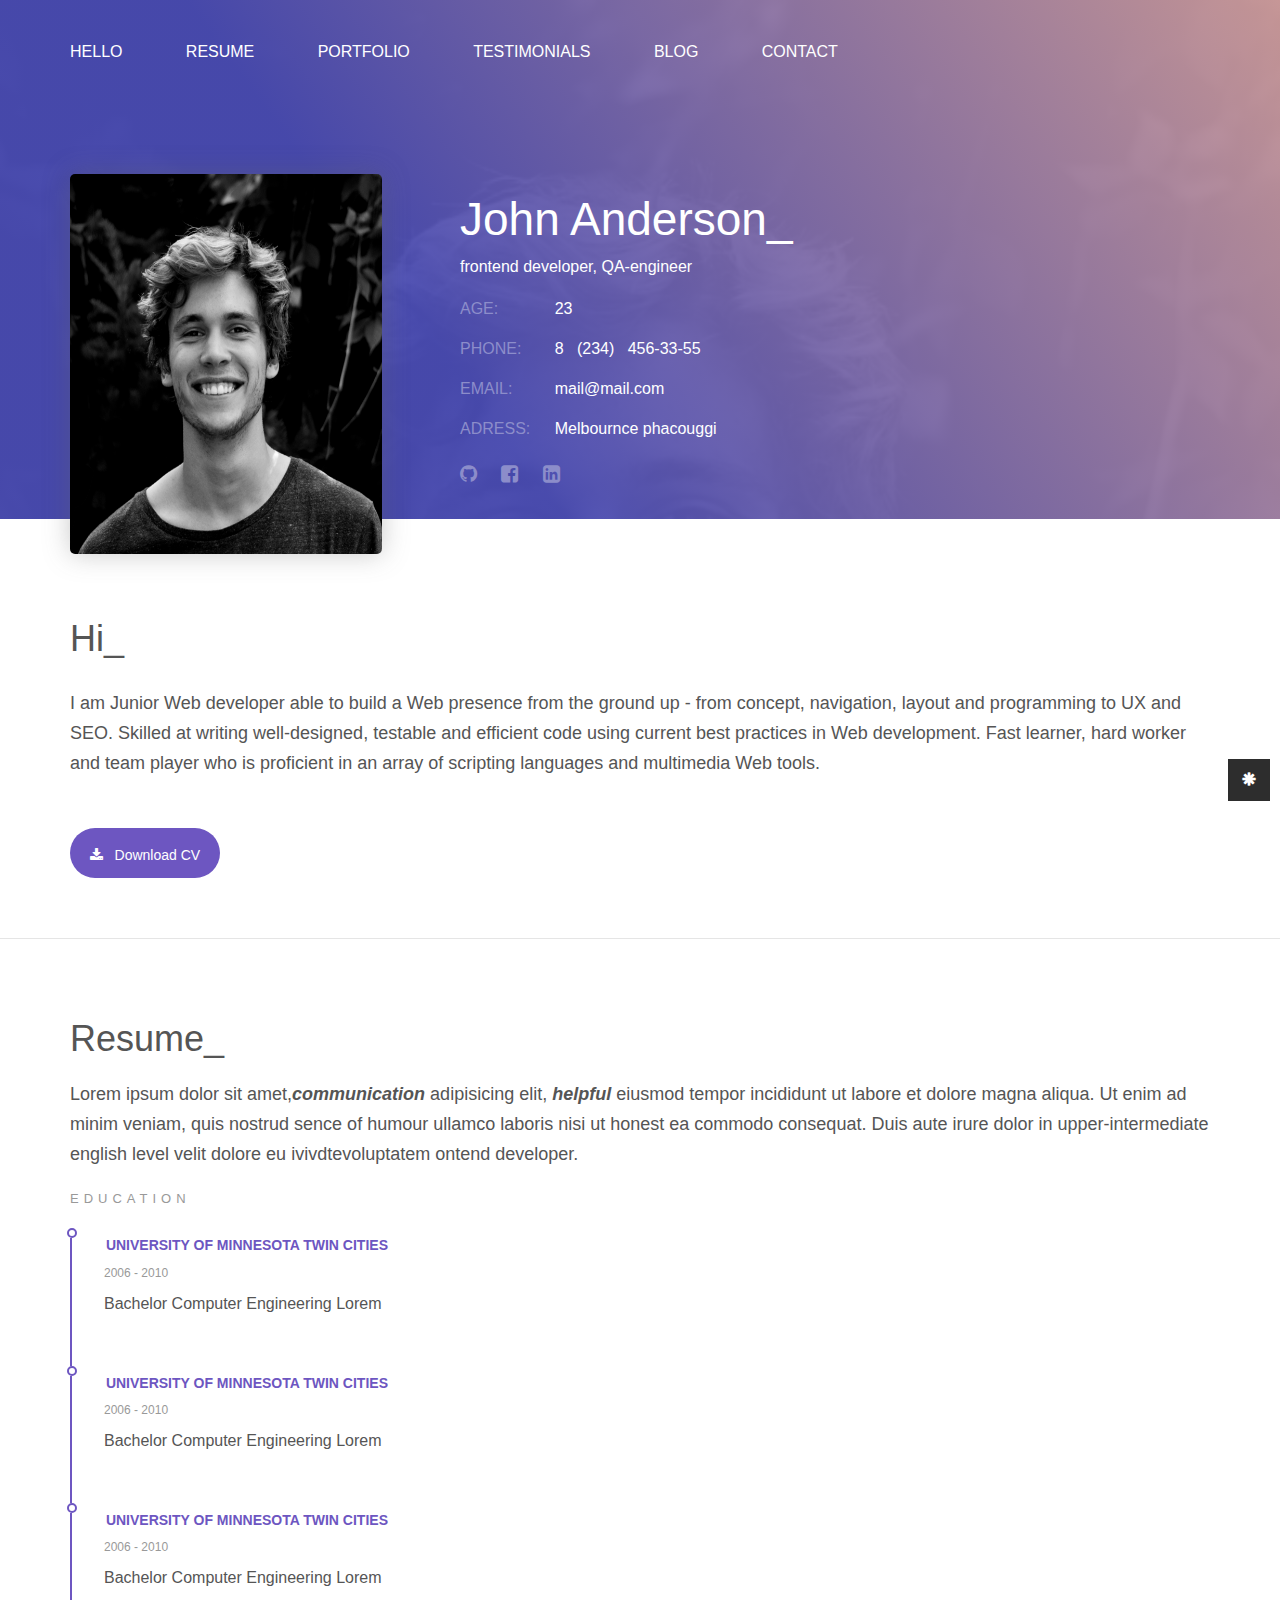
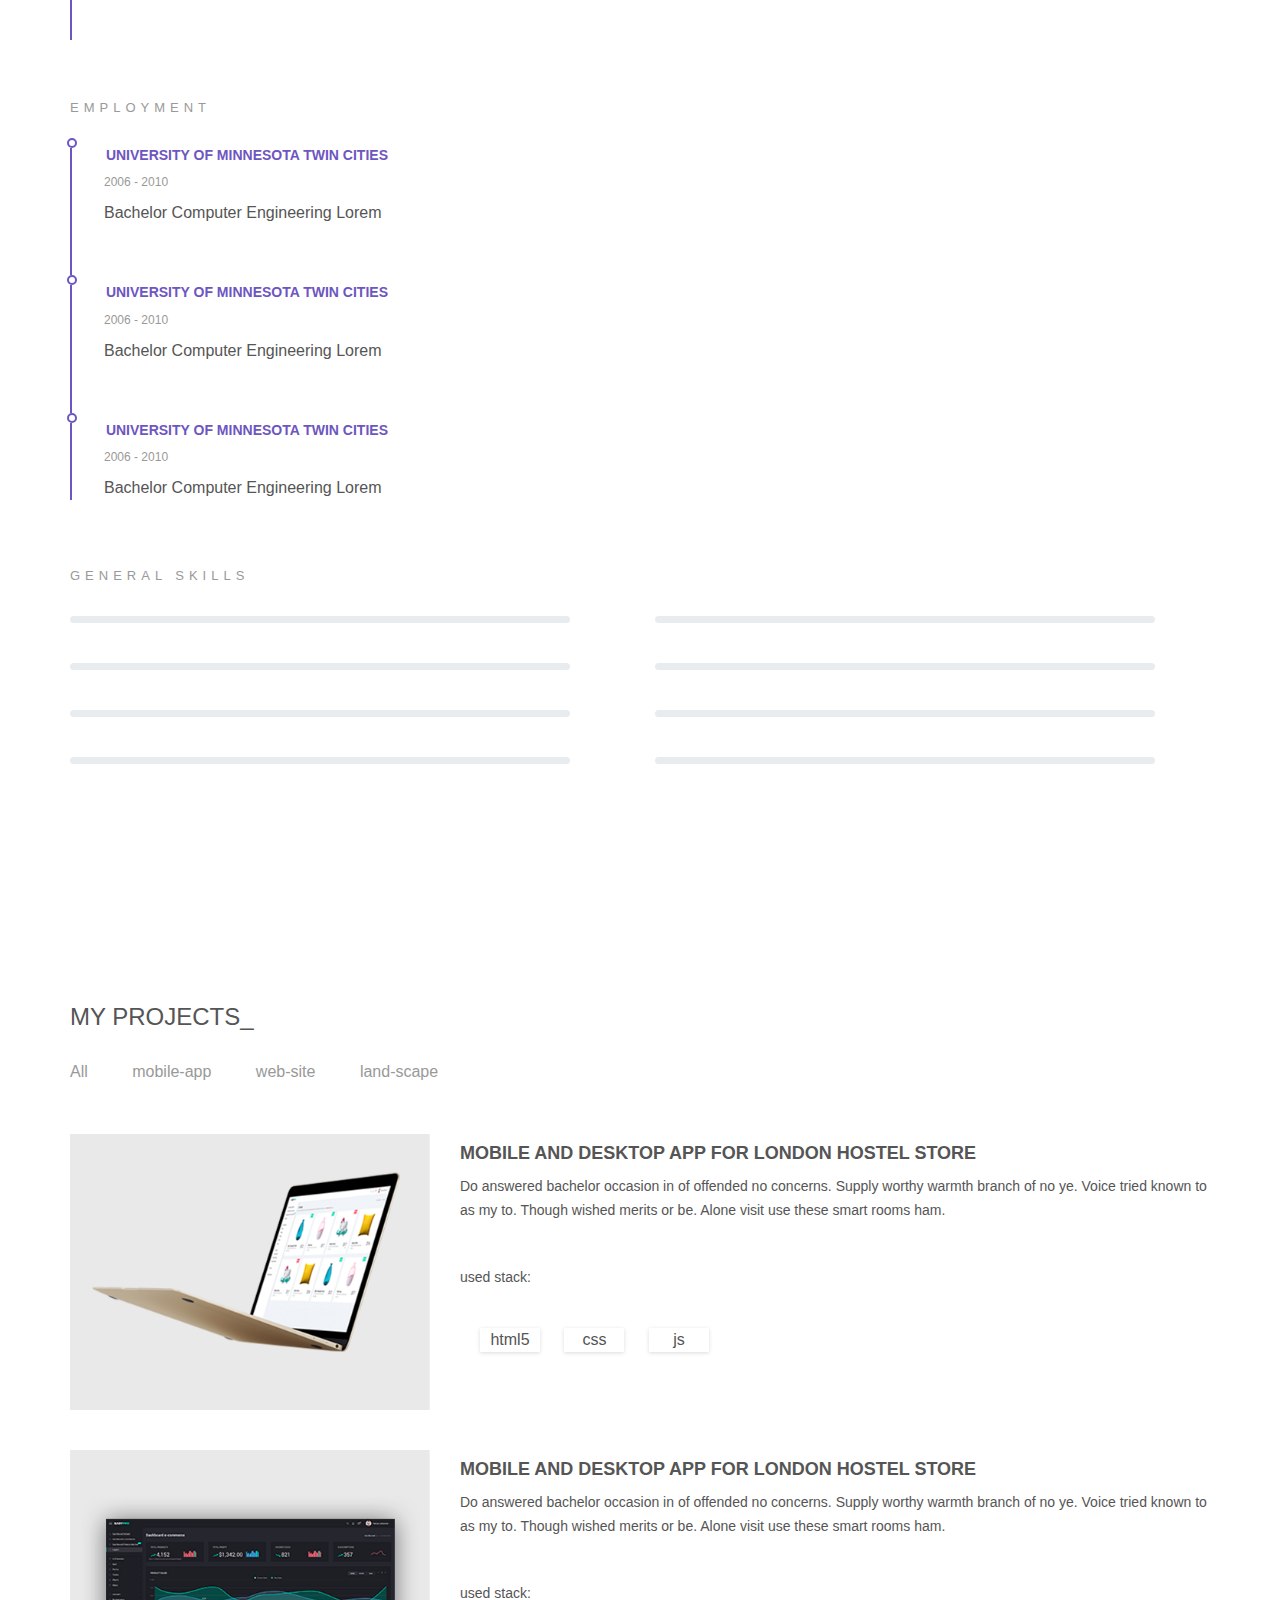
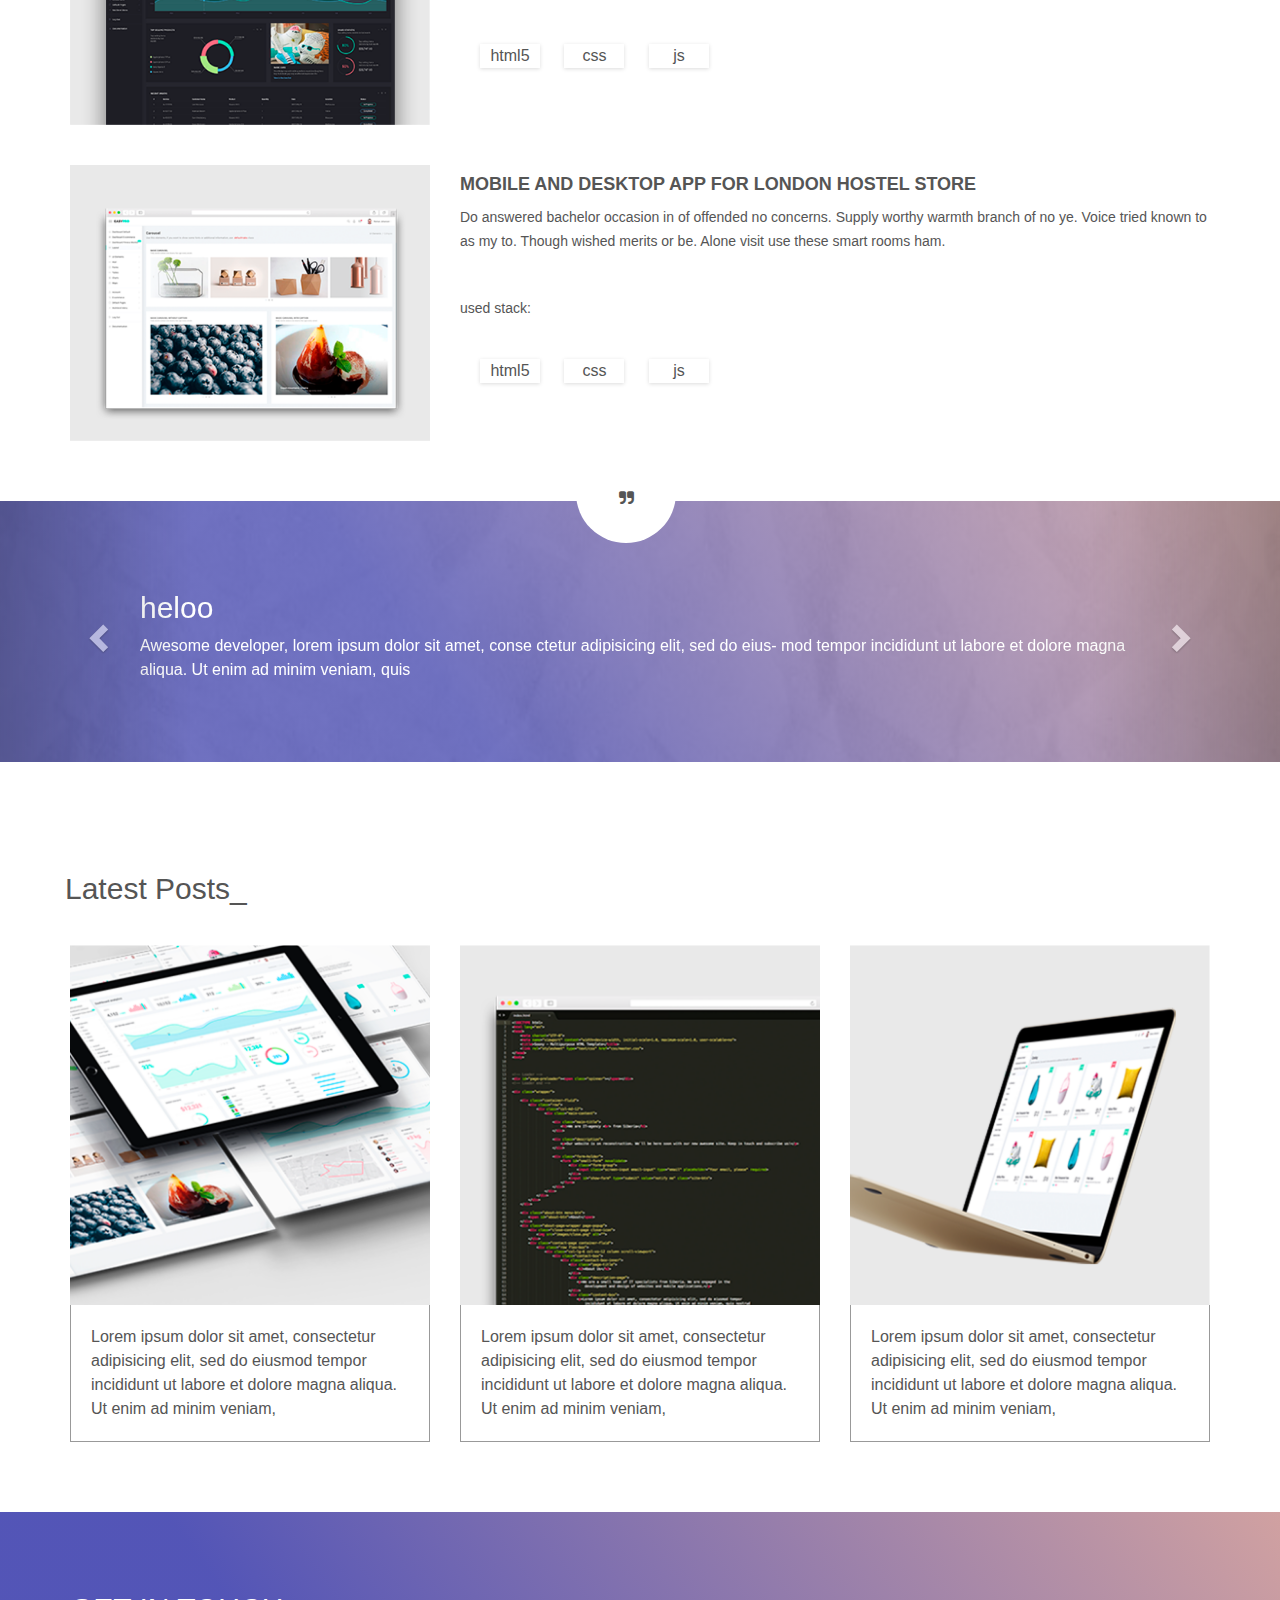
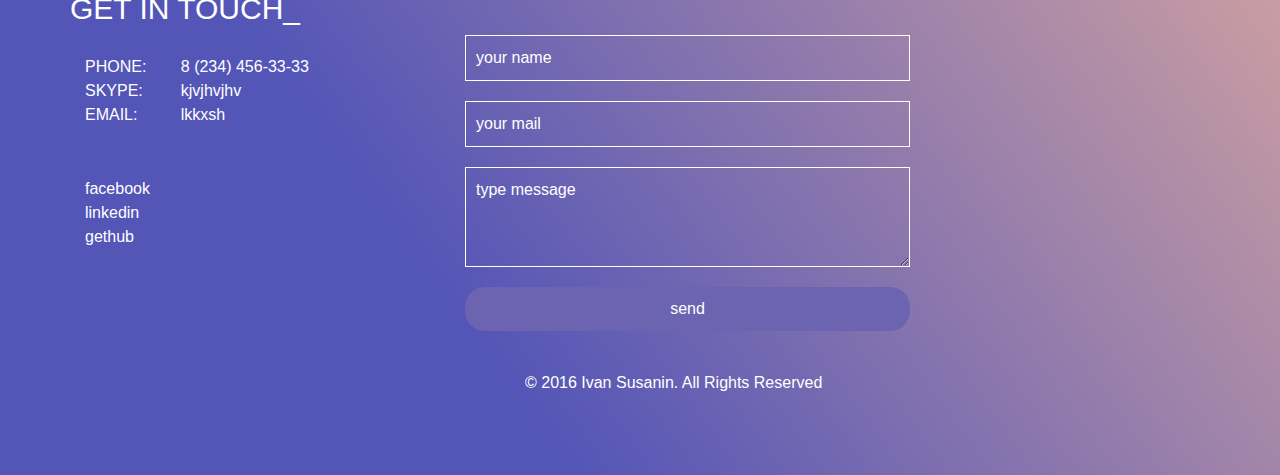
<file: spirit/index.html>
<!DOCTYPE html>
<head>
    <meta charset="UTF-8">
    <meta http-equiv="X-UA-Compatible" content="IE=edge">
    <meta name="viewport" content="width=device-width, initial-scale=1">
    <link rel="stylesheet" href="css\bootstrap.min.css">
    <link rel="stylesheet" href="css\font-awesome.min.css">
    <link rel="stylesheet" href="css\style.css">
    <link rel="stylesheet" href="css\media.css">
    <title>sprite-portfolio</title>
</head>
<body>
    <header>
        <nav>
            <div class="container">
                
             <ul class="list-unstyled">
                    <li><a href="#">hello<span>_</span></a></li>
                    <li><a href="#resume">resume<span>_</span></a></li>
                    <li><a href="#portfolio">portfolio<span>_</span></a></li>
                    <li><a href="#testmonial">testimonials<span>_</span></a></li>
                    <li><a href="#blog">blog<span>_</span></a></li>
                    <li><a href="#contact">contact<span>_</span></a></li>
             </ul>
            </div>
        </nav>
        <div class="personal-info">
            <div class="container">
            <div class="row">
                <div class="col-md-4">
                    <img class="img-responsive" src="images/img_avatar.png">
                </div>
                <div class="col-md-8">
                <h3>John Anderson</h3>
                <p>frontend developer, QA-engineer</p>
                <ul class="list-unstyled">
                    <li>AGE:</li>
                    <li>PHONE:</li>
                    <li>EMAIL:</li>
                    <li>ADRESS:</li>
                </ul>
                <ul class="list-unstyled">
                 <li>23</li>
                 <li>8 &nbsp; (234) &nbsp; 456-33-55</li>
                 <li>mail@mail.com</li>
                 <li>Melbournce phacouggi</li>
                </ul>
                <div>
                <span><i class="fa fa-github" aria-hidden="true"></i></span>
                <span><i class="fa fa-facebook-square" aria-hidden="true"></i></span>
                <span><i class="fa fa-linkedin-square" aria-hidden="true"></i></span>
                </div>
            </div>
        </div>
        </div>
        </div>
        <div class="overlay"></div>
    </header>
    <section class="hi">
        <div class="container">
            <h3>Hi_</h3>
            <p class="lead">
                I am Junior Web developer able to build a Web presence from the ground up
                - from concept, navigation, layout and programming to UX and SEO. Skilled at writing well-designed, testable and efficient code using current best practices in Web development. Fast learner,
                hard worker and team player who is proficient in an array of scripting languages and multimedia Web tools.
            </p>
            <span class="btn"><i class="fa fa-download" aria-hidden="true"></i> &nbsp; Download CV</span>
        </div>  
        </section>
    <section class="resume" id="resume">
        <div class="container">
            <h3>Resume_</h3>
            <p class="lead">
                Lorem ipsum dolor sit amet,<strong><i>communication</i></strong> adipisicing elit,
                <strong><i>helpful</i></strong> eiusmod tempor incididunt ut labore et dolore magna aliqua. Ut enim ad minim veniam, quis nostrud sence of humour ullamco laboris nisi ut honest ea commodo consequat.
                Duis aute irure dolor in upper-intermediate english level velit dolore eu ivivdtevoluptatem ontend developer.
            </p>
            <p class="main">EDUCATION</p>
            <div class="edu"> 
                <h5>
                    <span class="circle"></span>
                    UNIVERSITY OF MINNESOTA TWIN CITIES
                </h5>
                <p>2006 - 2010</p>
                <p>Bachelor Computer Engineering Lorem</p>
            </div>
            <div class="edu"> 
                <h5>
                    <span class="circle"></span>
                    UNIVERSITY OF MINNESOTA TWIN CITIES</h5>
                <p>2006 - 2010</p>
                <p>Bachelor Computer Engineering Lorem</p>
            </div>
            <div class="edu"> 
                <h5>
                    <span class="circle"></span>
                    UNIVERSITY OF MINNESOTA TWIN CITIES</h5>
                <p>2006 - 2010</p>
                <p>Bachelor Computer Engineering Lorem</p>
            </div>
            <br/>
            <br/>
            <p class="main">EMPLOYMENT</p>
            <div class="edu"> 
                <h5>
                    <span class="circle"></span>
                    UNIVERSITY OF MINNESOTA TWIN CITIES
                </h5>
                <p>2006 - 2010</p>
                <p>Bachelor Computer Engineering Lorem</p>
            </div>
            <div class="edu"> 
                <h5>
                    <span class="circle"></span>
                    UNIVERSITY OF MINNESOTA TWIN CITIES</h5>
                <p>2006 - 2010</p>
                <p>Bachelor Computer Engineering Lorem</p>
            </div>
            <div class="edu"> 
                <h5>
                    <span class="circle"></span>
                    UNIVERSITY OF MINNESOTA TWIN CITIES</h5>
                <p>2006 - 2010</p>
                <p>Bachelor Computer Engineering Lorem</p>
            </div>
            </div>
        <article class="skills">
        <div class="container">
         <p class="main">GENERAL SKILLS</p>
         <div class="row">
            <div class="col-md-6 col-xs-12">
                <div class="progressz-bar">
                 <div class="progressz"><span  data-progress="80%"></span></div>
                 <div class="progressz"><span  data-progress="70%"></span></div>
                 <div class="progressz"><span  data-progress="70%"></span></div>
                 <div class="progressz"><span  data-progress="70%"></span></div>   
                </div>
            </div>
            <div class="col-md-6 col-xs-12">
                <div class="progressz-bar">
                <div class="progressz"><span  data-progress="80%"></span></div>
                 <div class="progressz"><span  data-progress="70%"></span></div>
                 <div class="progressz"><span  data-progress="70%"></span></div>
                 <div class="progressz"><span  data-progress="70%"></span></div>   
                </div>
            </div>
         </div>
            </div>
        </article>
    </section>
    <section class="portfolio" id="portfolio">
        <div class="container">
            <h3>MY PROJECTS_</h3>
            <div class="mynav">
                <ul class="list-unstyled">
                    <li><a href="#">All</a></li>
                    <li><a href="#">mobile-app</a></li>
                    <li><a href="#">web-site</a></li>
                    <li><a href="#">land-scape</a></li>
                </ul>
            </div>
            <div class="portfolio-model">
                <div class="row">
                  <a href="#"><div class="model">
                    <div class="col-md-4 col-xs-12">
                     <img src="images/img_project_1_mono.png">   
                    </div>
                    <div class="col-md-8 col-xs-12">
                      <h4>MOBILE AND DESKTOP APP FOR LONDON HOSTEL STORE</h4>
                      <p class="lead">
                        Do answered bachelor occasion in of offended no concerns. Supply worthy warmth branch of no ye.
                        Voice tried known to as my to. Though wished merits or be. Alone visit use these smart rooms ham.
                      </p>
                      <div class="stack">
                        <p>used stack:</p>
                        <span>html5</span>
                        <span>css</span>
                        <span>js</span>
                      </div>
                    </div>
                  </div>
                  </a>
                </div>
                <div class="description">
                    <div class="info">
                        <span><i class="fa fa-close" aria-hidden="true"></i></span>
                        <h3>Mobile and desktop app for London hostel store</h3>
                        <img class="img-responsive" src="images/img_project_1_mono.png">
                        <p>Lorem ipsum dolor sit amet, consectetur adipisicing elit,
                        sed do eiusmod tempor incididunt utlabore et dolore magna aliqua.
                        Ut enim ad minim veniam, quis nostrud exercitation ullamcolaboris nisi ut aliquip ex ea commodo consequat.
                        Duis aute irure dolor in reprehenderit in voluptate velit esse cillum dolore eu fugiat nulla pariatur.
                        Excepteur sint occaecat cupidatat non proident, sunt in culpa qui officia deserunt mollit anim id est laborum.
                        Sed ut perspiciatis undeomnis iste natus error sit voluptatem accusantium doloremque laudantium, totam rem aperiam,
                        eaque ipsa quae ab illo inventore veritatis et quasi architecto beatae vitae dicta sunt explicabo.
                        Nemo enim ipsam voluptatem quia voluptas sit aspernatur aut odit aut fugit,
                        sed quia conse.</p>
                    </div>
                </div>
                <div class="row">
                  <a href="#"><div class="modeltwo">
                    <div class="col-md-4 col-xs-12">
                     <img src="images/img_project_2_mono.png">   
                    </div>
                    <div class="col-md-8 col-xs-12">
                      <h4>MOBILE AND DESKTOP APP FOR LONDON HOSTEL STORE</h4>
                      <p class="lead">
                        Do answered bachelor occasion in of offended no concerns. Supply worthy warmth branch of no ye.
                        Voice tried known to as my to. Though wished merits or be. Alone visit use these smart rooms ham.
                      </p>
                      <div class="stack">
                        <p>used stack:</p>
                        <span>html5</span>
                        <span>css</span>
                        <span>js</span>
                      </div>
                    </div>
                  </div>
                  </a>
                </div>
                <div class="descriptiontwo">
                    <div class="info">
                        <span><i class="fa fa-close" aria-hidden="true"></i></span>
                        <h3>Mobile and desktop app for London hostel store</h3>
                        <img class="img-responsive" src="images/img_project_2_mono.png">
                        <p>Lorem ipsum dolor sit amet, consectetur adipisicing elit,
                        sed do eiusmod tempor incididunt utlabore et dolore magna aliqua.
                        Ut enim ad minim veniam, quis nostrud exercitation ullamcolaboris nisi ut aliquip ex ea commodo consequat.
                        Duis aute irure dolor in reprehenderit in voluptate velit esse cillum dolore eu fugiat nulla pariatur.
                        Excepteur sint occaecat cupidatat non proident, sunt in culpa qui officia deserunt mollit anim id est laborum.
                        Sed ut perspiciatis undeomnis iste natus error sit voluptatem accusantium doloremque laudantium, totam rem aperiam,
                        eaque ipsa quae ab illo inventore veritatis et quasi architecto beatae vitae dicta sunt explicabo.
                        Nemo enim ipsam voluptatem quia voluptas sit aspernatur aut odit aut fugit,
                        sed quia conse.</p>
                    </div>
                </div>
                <div class="row">
                  <a href="#"><div class="modelthree">
                    <div class="col-md-4 col-xs-12">
                     <img src="images/img_project_3_mono.png">   
                    </div>
                    <div class="col-md-8 col-xs-12">
                      <h4>MOBILE AND DESKTOP APP FOR LONDON HOSTEL STORE</h4>
                      <p class="lead">
                        Do answered bachelor occasion in of offended no concerns. Supply worthy warmth branch of no ye.
                        Voice tried known to as my to. Though wished merits or be. Alone visit use these smart rooms ham.
                      </p>
                      <div class="stack">
                        <p>used stack:</p>
                        <span>html5</span>
                        <span>css</span>
                        <span>js</span>
                      </div>
                    </div>
                  </div>
                  </a>
                </div>
                <div class="descriptionthree">
                    <div class="info">
                        <span><i class="fa fa-close" aria-hidden="true"></i></span>
                        <h3>Mobile and desktop app for London hostel store</h3>
                        <img class="img-responsive" src="images/img_project_3_mono.png">
                        <p>Lorem ipsum dolor sit amet, consectetur adipisicing elit,
                        sed do eiusmod tempor incididunt utlabore et dolore magna aliqua.
                        Ut enim ad minim veniam, quis nostrud exercitation ullamcolaboris nisi ut aliquip ex ea commodo consequat.
                        Duis aute irure dolor in reprehenderit in voluptate velit esse cillum dolore eu fugiat nulla pariatur.
                        Excepteur sint occaecat cupidatat non proident, sunt in culpa qui officia deserunt mollit anim id est laborum.
                        Sed ut perspiciatis undeomnis iste natus error sit voluptatem accusantium doloremque laudantium, totam rem aperiam,
                        eaque ipsa quae ab illo inventore veritatis et quasi architecto beatae vitae dicta sunt explicabo.
                        Nemo enim ipsam voluptatem quia voluptas sit aspernatur aut odit aut fugit,
                        sed quia conse.</p>
                    </div>
                </div>
            </div>
        </div>
    </section>
    <section class="mycarousel" id="testmonial">
    <div id="carousel-example-generic" class="carousel slide" data-ride="carousel">
    <div class="container">
  <!-- Wrapper for slides -->
  <p class="quote"><i class="fa fa-quote-right" aria-hidden="true"></i></p>
  <div class="carousel-inner" role="listbox">
    <div class="item active">
      <h2>heloo</h2>
      <p>
Awesome developer, lorem ipsum dolor sit amet, conse ctetur adipisicing elit,
sed do eius- mod tempor incididunt ut labore et dolore magna aliqua. Ut enim ad minim veniam, quis
      </p>
    </div>
    <div class="item">
      <h2>heloo</h2>
      <p>
Awesome developer, lorem ipsum dolor sit amet, conse ctetur adipisicing elit,
sed do eius- mod tempor incididunt ut labore et dolore magna aliqua. Ut enim ad minim veniam, quis
      </p>
    
  </div>
    <div class="item">
      <h2>heloo</h2>
      <p>
Awesome developer, lorem ipsum dolor sit amet, conse ctetur adipisicing elit,
sed do eius- mod tempor incididunt ut labore et dolore magna aliqua. Ut enim ad minim veniam, quis
      </p>
    
  </div>
    <div class="item">
      <h2>heloo</h2>
      <p>
Awesome developer, lorem ipsum dolor sit amet, conse ctetur adipisicing elit,
sed do eius- mod tempor incididunt ut labore et dolore magna aliqua. Ut enim ad minim veniam, quis
      </p>
    </div>
  </div>

  <!-- Controls -->
  <a class="left carousel-control" href="#carousel-example-generic" role="button" data-slide="prev">
    <span class="glyphicon glyphicon-chevron-left" aria-hidden="true"></span>
    <span class="sr-only">Previous</span>
  </a>
  <a class="right carousel-control" href="#carousel-example-generic" role="button" data-slide="next">
    <span class="glyphicon glyphicon-chevron-right" aria-hidden="true"></span>
    <span class="sr-only">Next</span>
  </a>
</div>
    <div class="overlay"></div>
    </section>
    
 <section class="blog" id="blog">
    <div class="container">
        <div class="row">
            <h2>Latest Posts_</h2>
            <a href="index2.html"><div class="one">
            <div class="col-sm-4 col-xs-12">
             <img class="img-responsive" src="images/img_blog_1.png">
             <p>
                Lorem ipsum dolor sit amet, consectetur adipisicing elit, sed do eiusmod tempor incididunt ut labore et dolore magna aliqua.
                Ut enim ad minim veniam, 
             </p> 
            </div></a>
            </div>
            <a href="index2.html"><div class="two">
            <div class="col-sm-4 col-xs-12">
              <img class="img-responsive" src="images/img_blog_2.png">
              <p>
                Lorem ipsum dolor sit amet, consectetur adipisicing elit, sed do eiusmod tempor incididunt ut labore et dolore magna aliqua.
                Ut enim ad minim veniam, 
             </p> 
            </div>
            </div>
            </a>
            <a href="index2.html"><div class="three">
            <div class="col-sm-4 col-xs-12">
              <img class="img-responsive" src="images/img_blog_3.png">
              <p>
                Lorem ipsum dolor sit amet, consectetur adipisicing elit, sed do eiusmod tempor incididunt ut labore et dolore magna aliqua.
                Ut enim ad minim veniam, 
             </p> 
            </div>
            </a>
            </div>
        </div>
    </div>
 </section>
 <section class="contact" id="contact">
        <div class="container">
            <h2>GET IN TOUCH_</h2>
            <div class="col-md-5 col-lg-4 col-xs-12">
             <ul class="list-unstyled one">
                <li>PHONE:</li>
                <li>SKYPE:</li>
                <li>EMAIL:</li>
             </ul>
             <ul class="list-unstyled two">
                <li>8 (234) 456-33-33</li>
                <li>kjvjhvjhv</li>
                <li>lkkxsh</li>
             </ul>
             
            <ul class="list-unstyled three">
                <li>facebook</li>
                <li>linkedin</li>
                <li>gethub</li>
             </ul>
             
            </div>
            <div class="col-md-7 col-lg-5 col-xs-12">
              <form>
                <input type="text" placeholder="your name">
                <input type ="email" placeholder="your mail">
                <textarea placeholder="type message"></textarea>
                <input type="submit" value="send">
              </form>
              <footer>&copy; 2016 Ivan Susanin. All Rights Reserved</footer>
            </div>
        </div>
     </section>
 <div class="option">
    <span class="glyphicon glyphicon-asterisk" aria-hidden="true"></span>
    <div class="color">
    <ul class="list-unstyled">
        <li><a href="#"></a></li>
        <li><a href="#"></a></li>
    </ul>
    </div>
 </div>
    <script src="js\jquery-3.3.1.min.js"></script>
    <script src="js\bootstrap.min.js"></script>
    <script src="js\plugin.js"></script>
</body>
</file>
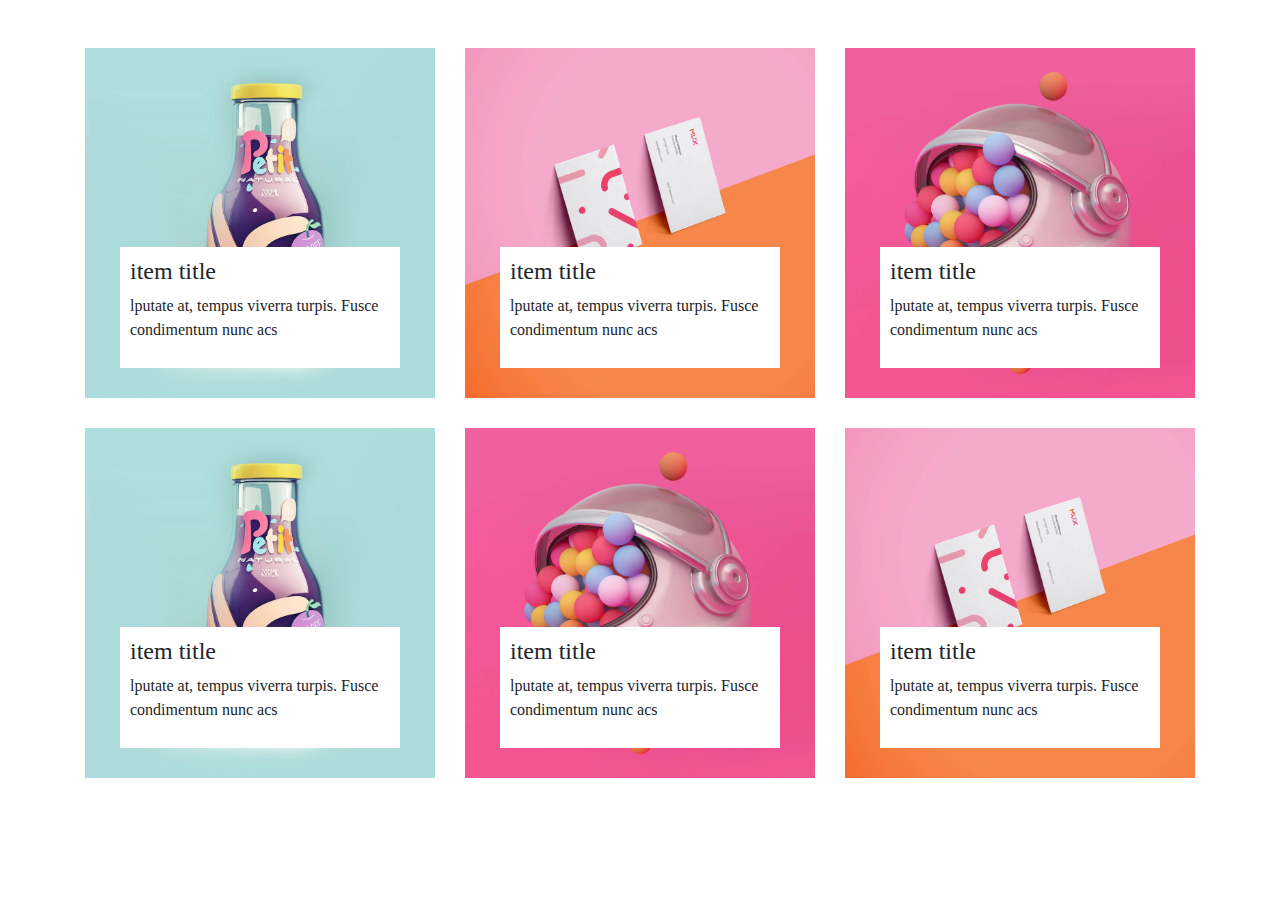
<file: carousel javascript/js ex2/index.html>
<html>

<head>
  <link rel="stylesheet" href="css/bootstrap.min.css">
  <link rel="stylesheet" href="css/all.min.css">
  <link rel="stylesheet" href="css/index_style.css">

</head>

<body>

  <div class="container py-5">
    <div class="row">

      <div class="col-md-4">
        <div class="item">

          <img class="img-fluid" src="images/portfolio-3.jpg">
          <div class="item-caption">
            <h4>item title</h4>
            <p>lputate at, tempus viverra turpis. Fusce condimentum nunc acs

            </p>

          </div>
        </div>
      </div>


      
      <div class="col-md-4">
          <div class="item">
  
            <img class="img-fluid" src="images/portfolio-1.jpg">
            <div class="item-caption">
              <h4>item title</h4>
              <p>lputate at, tempus viverra turpis. Fusce condimentum nunc acs
  
              </p>
  
            </div>
          </div>
        </div>


        
      <div class="col-md-4">
          <div class="item">
  
            <img class="img-fluid" src="images/portfolio-2.jpg">
            <div class="item-caption">
              <h4>item title</h4>
              <p>lputate at, tempus viverra turpis. Fusce condimentum nunc acs
  
              </p>
  
            </div>
          </div>
        </div>


        <div class="col-md-4">
            <div class="item">
    
              <img class="img-fluid" src="images/portfolio-3.jpg">
              <div class="item-caption">
                <h4>item title</h4>
                <p>lputate at, tempus viverra turpis. Fusce condimentum nunc acs
    
                </p>
    
              </div>
            </div>
          </div>

          
      <div class="col-md-4">
          <div class="item">
  
            <img class="img-fluid" src="images/portfolio-2.jpg">
            <div class="item-caption">
              <h4>item title</h4>
              <p>lputate at, tempus viverra turpis. Fusce condimentum nunc acs
  
              </p>
  
            </div>
          </div>
        </div>

        
      <div class="col-md-4">
          <div class="item">
  
            <img class="img-fluid" src="images/portfolio-1.jpg">
            <div class="item-caption">
              <h4>item title</h4>
              <p>lputate at, tempus viverra turpis. Fusce condimentum nunc acs
  
              </p>
  
            </div>
          </div>
        </div>

    </div>
  </div>




  <div class="lightbox-container d-flex justify-content-center align-items-center">

    <div class="lightbox-item d-flex align-items-center justify-content-between">

      <i id="close" class="fas fa-window-close"></i>
      <i id="prev"  class="m-3 fas fa-arrow-alt-circle-left"></i>
      <i id="next" class="m-3 fas fa-arrow-alt-circle-right"></i>

    </div>

  </div>

  <script src="js/first.js"></script>
</body>

</html>
</file>
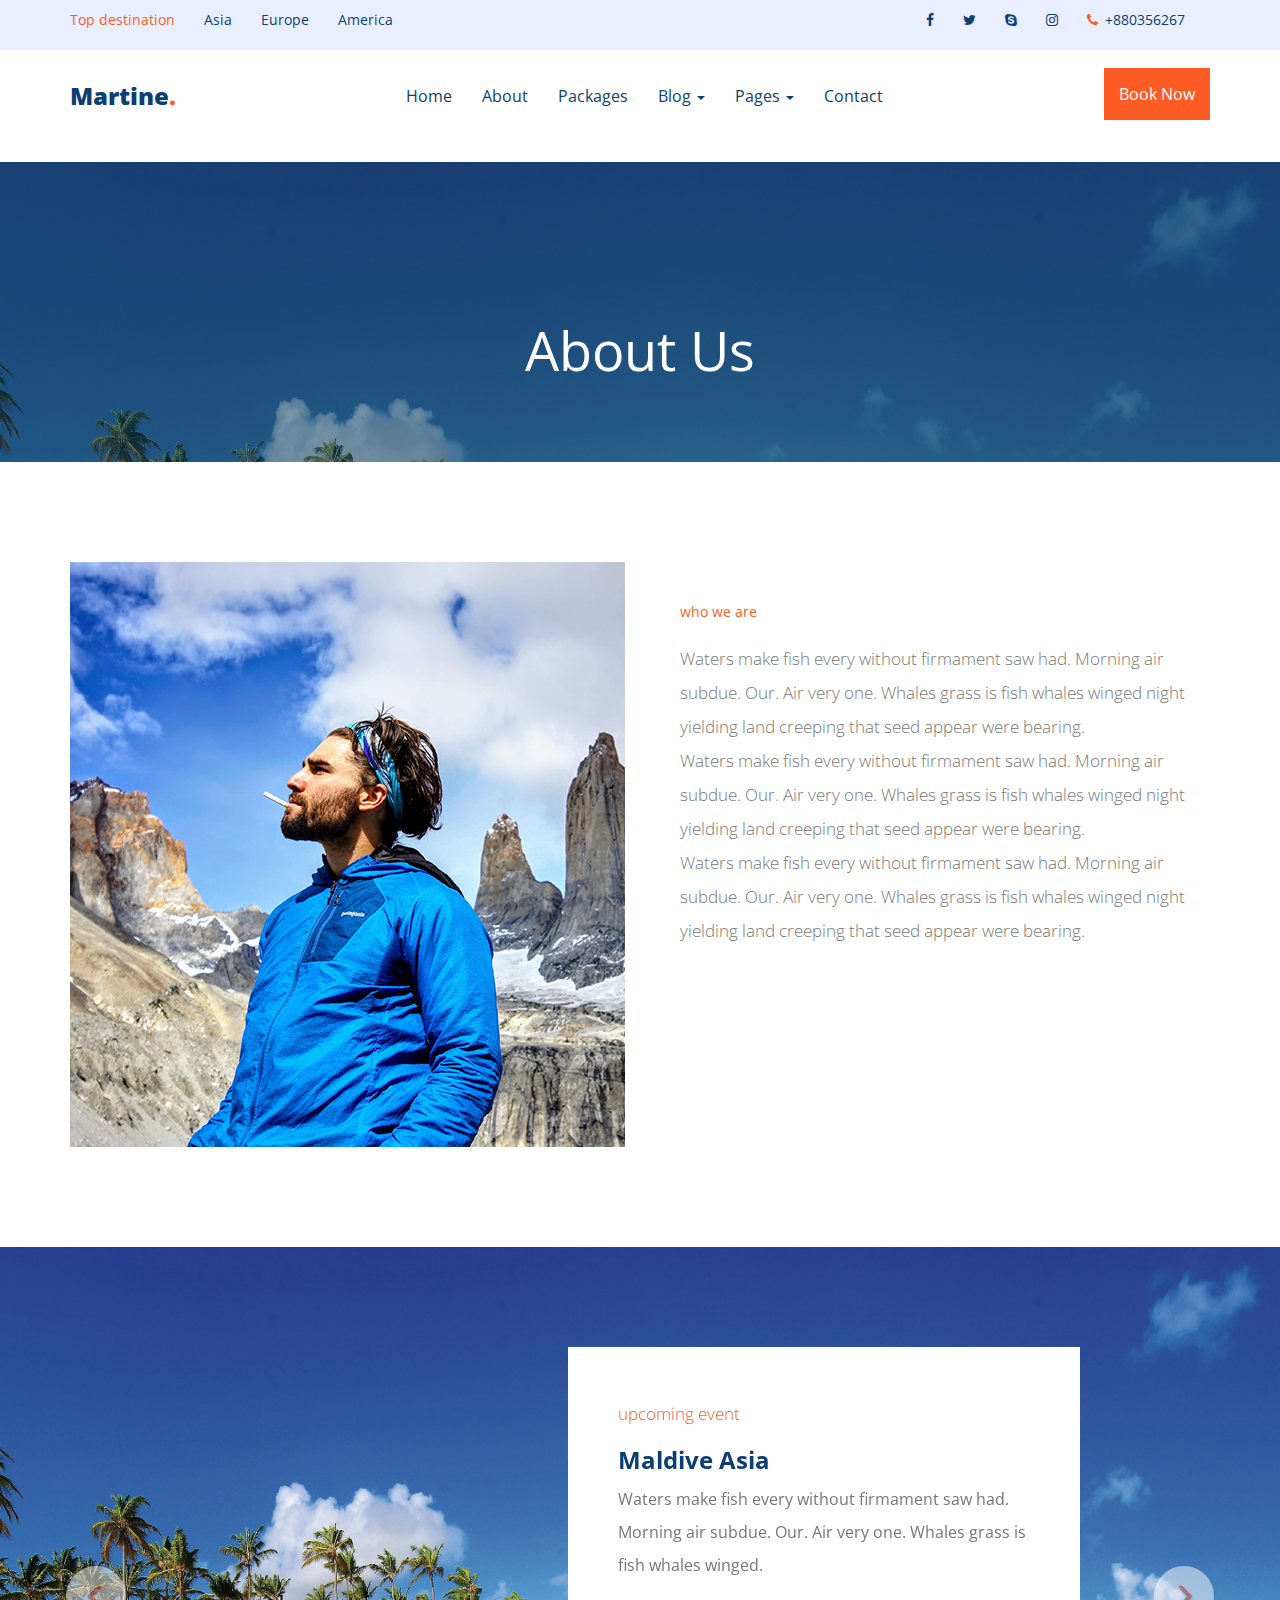
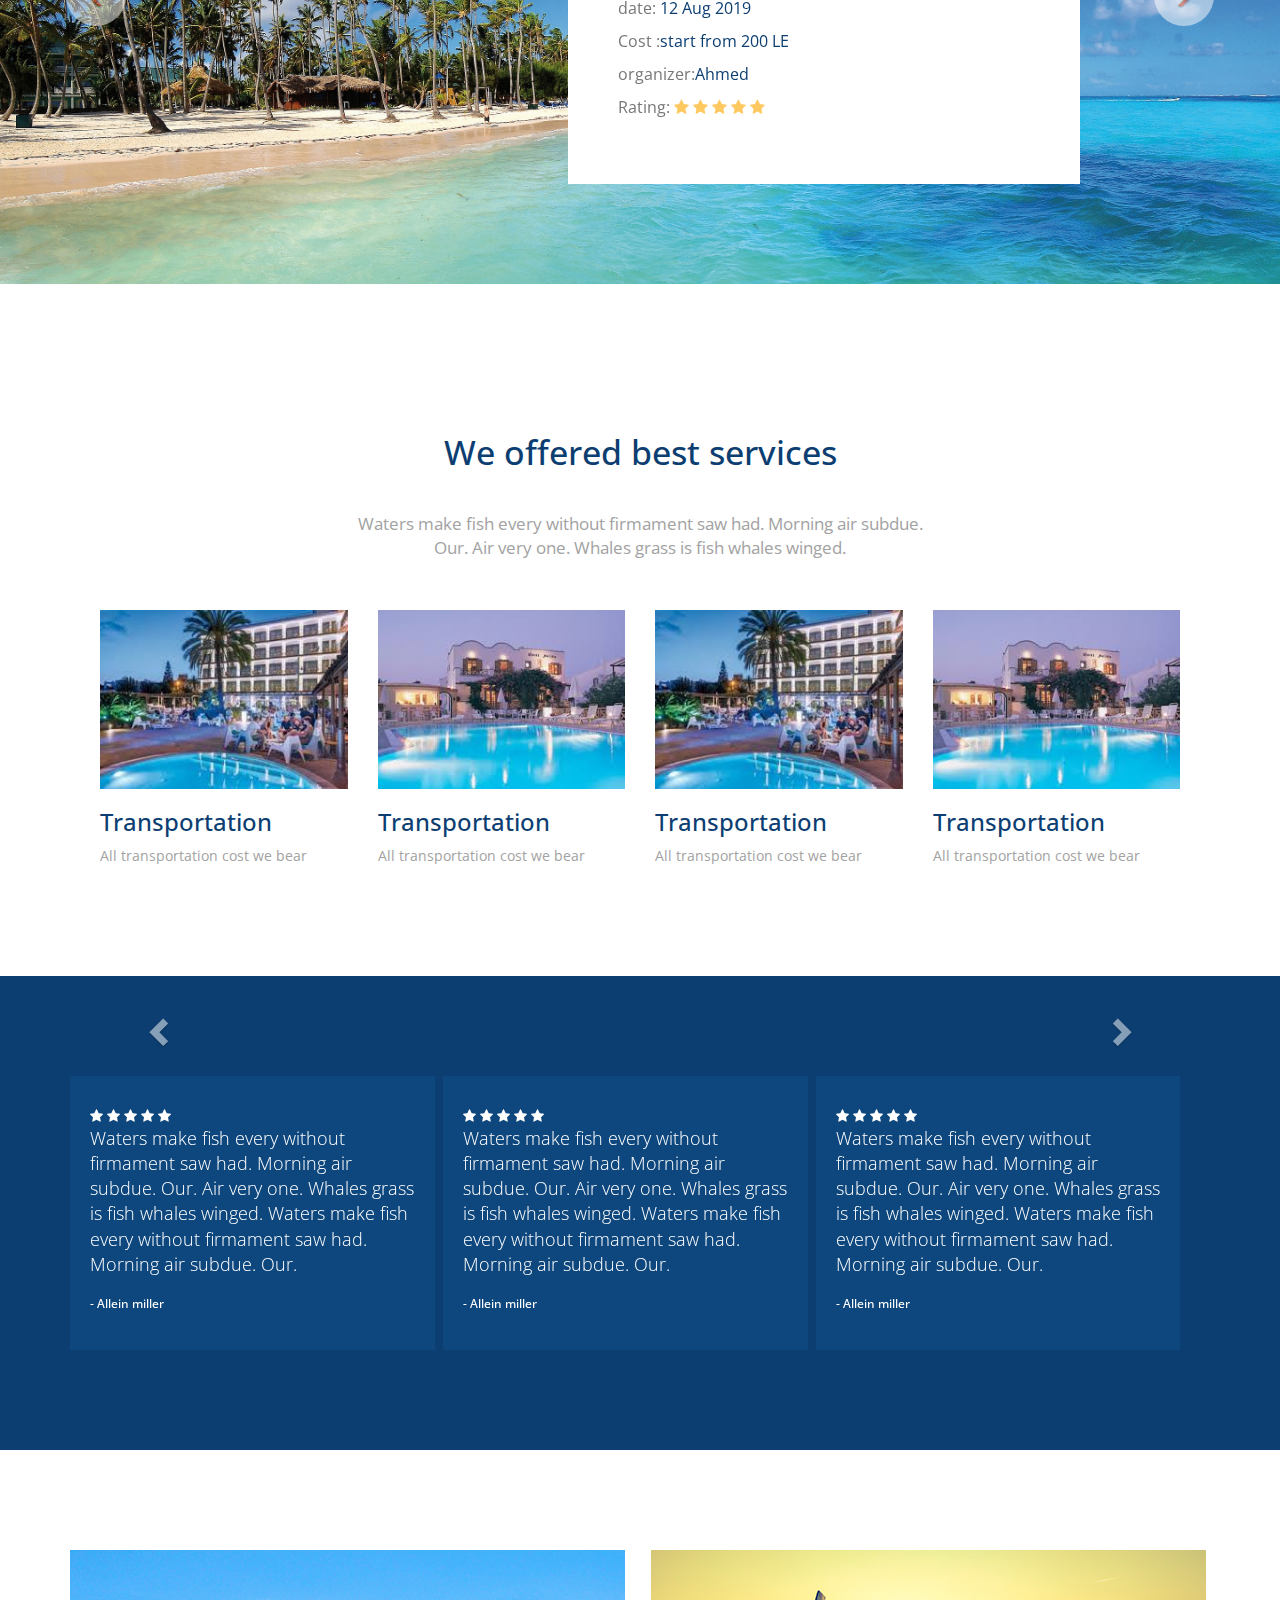
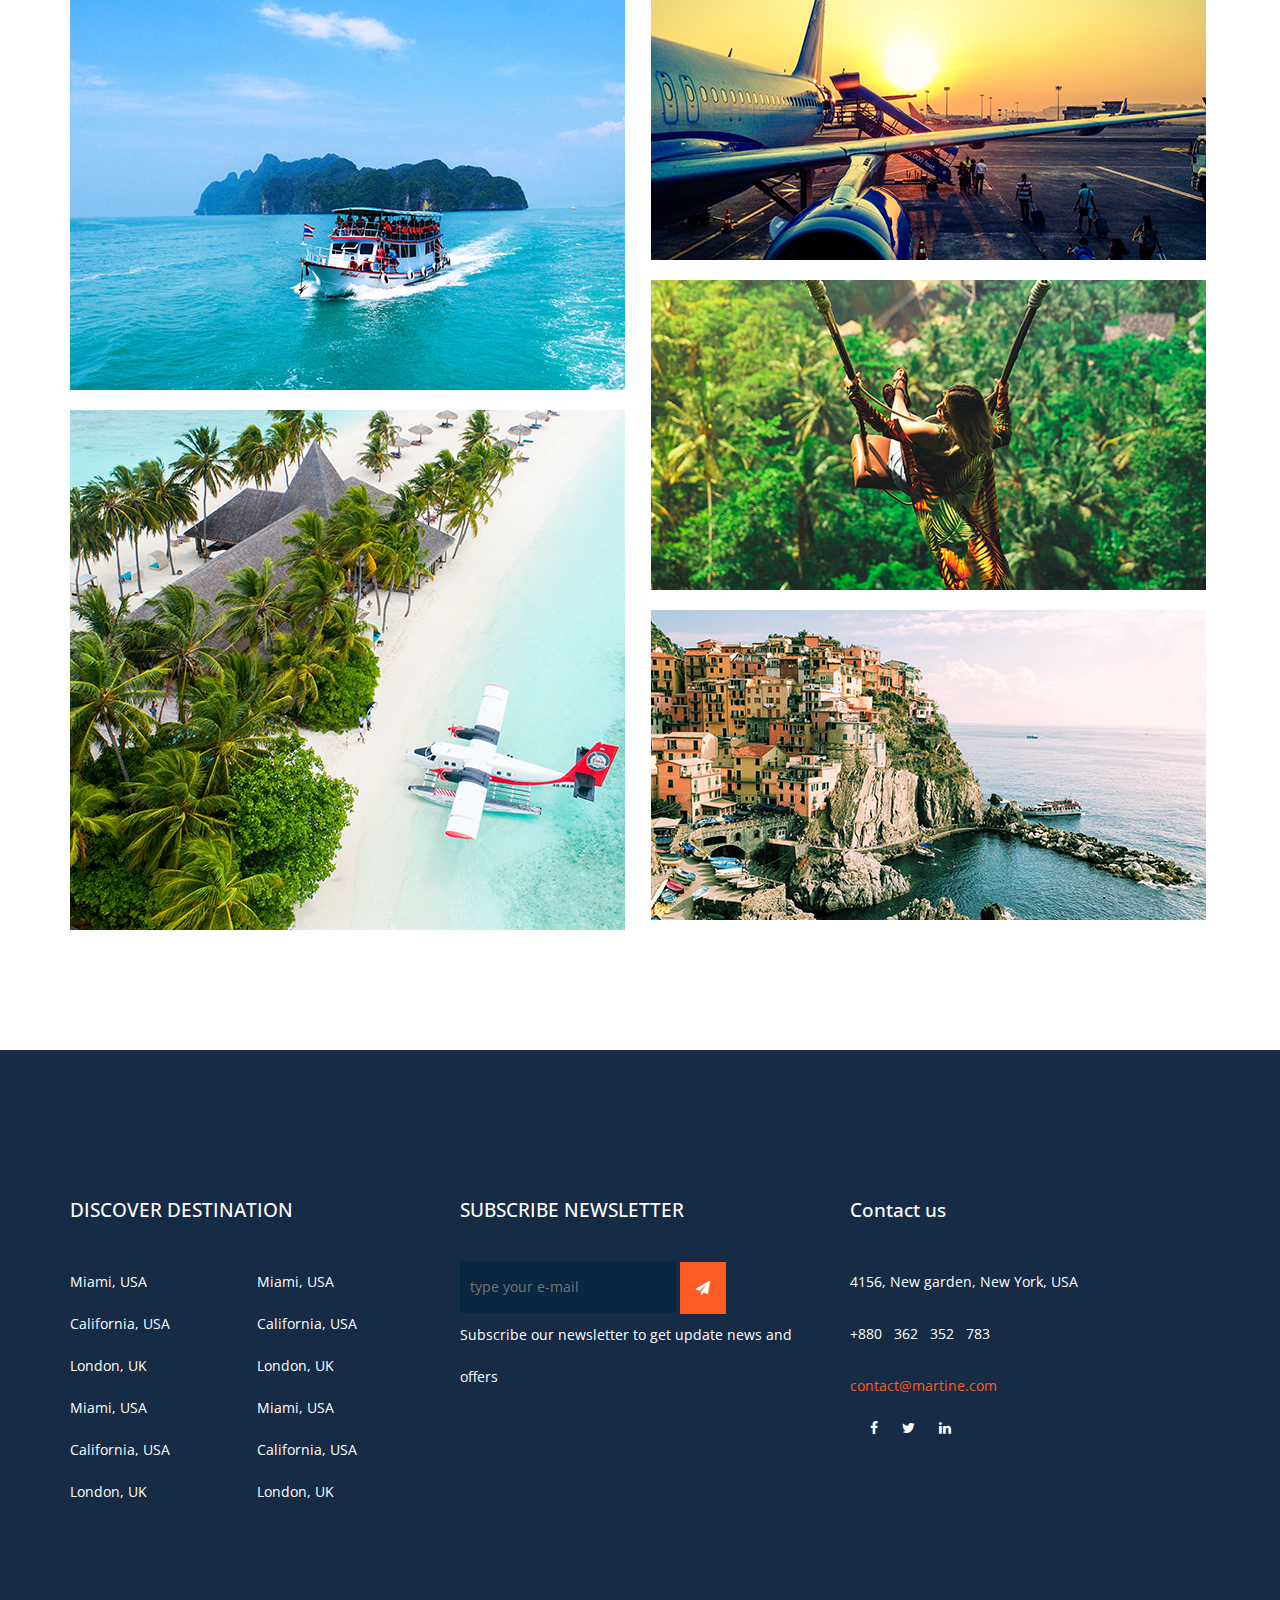
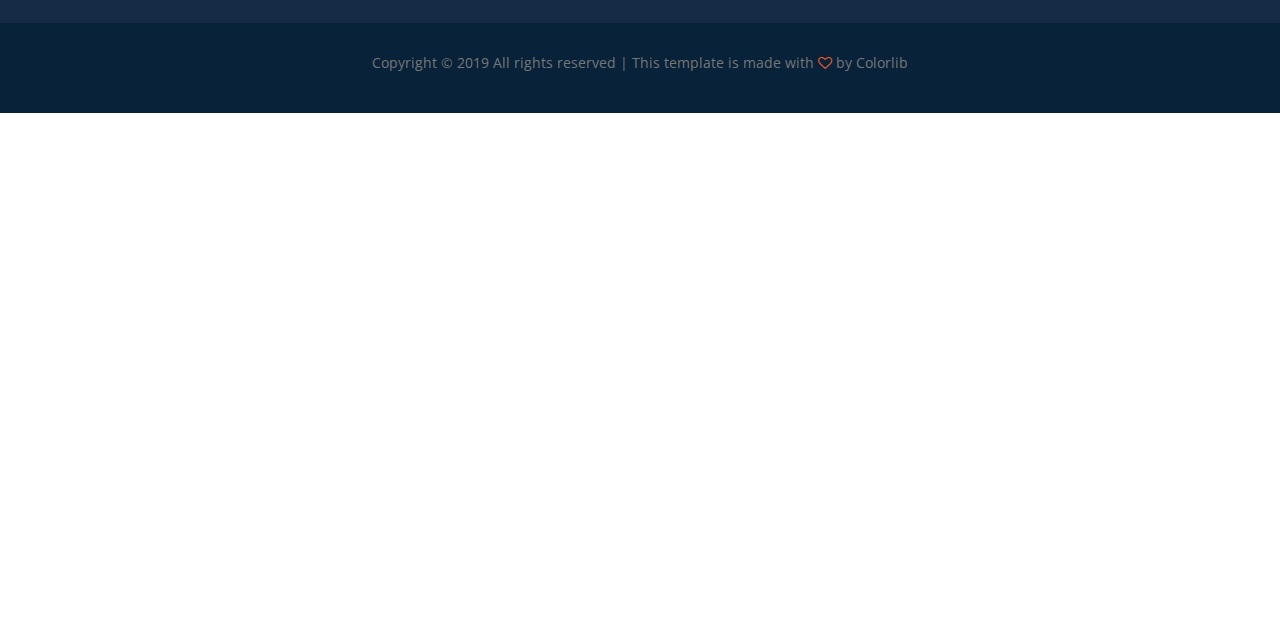
<file: Martine/about.html>
<!DOCTYPE html>
    <html>
        <head>
    <meta charset="utf-8">
    <meta http-equiv="X-UA-Compatible" content="IE=edge">
    <meta name="viewport" content="width=device-width, initial-scale=1">
    <link href="https://fonts.googleapis.com/css?family=Open+Sans&display=swap" rel="stylesheet">
    <link rel="stylesheet" href="css\bootstrap.min.css">
    <link rel="stylesheet" href="css\font-awesome.min.css">
    <link rel="stylesheet" href="css\aboutstyle.css">
    <link rel="stylesheet" href="css\media.css">
    <title>Martine</title>
        </head>
        <body>
            <header>
         <div class="top-menu text-center">
            <div class="container">
                <div class="left-side">
                    <ul class="list-unstyled">
                        <li><a href="#">Top destination</a></li>
                        <li><a href="#">Asia</a></li>
                        <li><a href="#">Europe</a></li>
                        <li><a href="#">America</a></li>
                    </ul>
                </div>
                <div class="right-side">
                    <ul class="list-unstyled">
                        <li><a href="#"><i class="fa fa-facebook" aria-hidden="true"></i></a></li>
                        <li><a href="#"><i class="fa fa-twitter" aria-hidden="true"></i></a></li>
                        <li><a href="#"><i class="fa fa-skype" aria-hidden="true"></i></a></li>
                        <li><a href="#"><i class="fa fa-instagram" aria-hidden="true"></i></a></li>
                        <li><span style="margin-right:7px;color:#FE5C24;"><i class="fa fa-phone" aria-hidden="true"></i></span>+880356267</li>
                    </ul>
                </div>
            </div>
         </div>
         <!--nav-->
<nav class="navbar navbar-default">
  <div class="container">
    <!-- Brand and toggle get grouped for better mobile display -->
    <div class="navbar-header">
      <button type="button" class="navbar-toggle collapsed" data-toggle="collapse" data-target="#bs-example-navbar-collapse-1" aria-expanded="false">
        <span class="sr-only">Toggle navigation</span>
        <span class="icon-bar"></span>
        <span class="icon-bar"></span>
        <span class="icon-bar"></span>
      </button>
      <a class="navbar-brand" href="#">Martine<span>.</span></a>
    </div>

    <!-- Collect the nav links, forms, and other content for toggling -->
    <div class="collapse navbar-collapse" id="bs-example-navbar-collapse-1">
      <ul class="nav navbar-nav">
        <li><a href="homepage.html">Home</a></li>
        <li><a href="about.html">About</a></li>
        <li><a href="package.html">Packages</a></li>
        <li class="dropdown">
          <a href="#">Blog <span class="caret"></span></a>
          <ul class="dropdown-menu">
            <li><a href="#">Action</a></li>
            <li><a href="#">Another action</a></li>
            <li><a href="#">Something else here</a></li>
          </ul>
        </li>
        <li class="dropdown">
          <a href="#">Pages <span class="caret"></span></a>
          <ul class="dropdown-menu">
            <li><a href="#">Action</a></li>
            <li><a href="#">Another action</a></li>
          </ul>
        </li>
        <li><a href="#">Contact</a></li>
      </ul>
      <div class="nav navbar-nav navbar-right">
        <a href="#"><span>Book Now</span></a>
      </div>
    </div><!-- /.navbar-collapse -->
  </div><!-- /.container-fluid -->
</nav>
         </nav>
         </header>
            <section class="about text-center">
                <p>About Us</p>
                <div class="overlay"></div>
            </section>
            <section class="identity">
                <div class="container">
                    <div class="row">
                        <div class="col-md-6 col-xs-12">
                         <img  class="img-responsive" src="images/about_img.png">   
                        </div>
                         <div class="col-md-6 col-xs-12 paragraph">
                          <span>who we are</span>
                          <p class="lead">
                           Waters make fish every without firmament saw had. Morning air subdue. Our. Air very one. Whales grass is fish whales winged night yielding land creeping that seed appear were bearing.
                           <br/>
Waters make fish every without firmament saw had. Morning air subdue. Our. Air very one. Whales grass is fish whales winged night yielding land creeping that seed appear were bearing.
                            <br/>
Waters make fish every without firmament saw had. Morning air subdue. Our. Air very one. Whales grass is fish whales winged night yielding land creeping that seed appear were bearing. 
                          </p>
                        </div>
                    </div>
                </div>
           </section>
             <section class="packages">
            <div id="carousel-example-generic" class="carousel slide" data-ride="carousel">
  <!-- Wrapper for slides -->
  <div class="carousel-inner" role="listbox">
    <div class="item active">
      <div class="offers">
        <b>upcoming event</b>
        <h3>Maldive Asia</h3>
        <p>Waters make fish every without firmament saw had.
        Morning air subdue. Our. Air very one. Whales grass is fish whales winged.</p>
        <ul class="list-unstyled">
          <li><span>date:</span> 12 Aug 2019</li>
          <li><span>Cost :</span>start from 200 LE</li>
          <li><span>organizer:</span>Ahmed</li>
          <li><span>Rating:
          <i class="fa fa-star" aria-hidden="true"></i>
          <i class="fa fa-star" aria-hidden="true"></i>
          <i class="fa fa-star" aria-hidden="true"></i>
          <i class="fa fa-star" aria-hidden="true"></i>
          <i class="fa fa-star" aria-hidden="true"></i>
          </span>
          </li>
        </ul>
      </div>
    </div>
    <div class="item">
     <div class="offers">
        <b>upcoming event</b>
        <h3>Maldive Asia</h3>
        <p>Waters make fish every without firmament saw had.
        Morning air subdue. Our. Air very one. Whales grass is fish whales winged.</p>
        <ul class="list-unstyled">
          <li>date: 12 Aug 2019</li>
          <li>Cost :start from 200 LE</li>
          <li>organizer:Ahmed</li>
          <li>Rating:
          <i class="fa fa-star" aria-hidden="true"></i>
          <i class="fa fa-star" aria-hidden="true"></i>
          <i class="fa fa-star" aria-hidden="true"></i>
          <i class="fa fa-star" aria-hidden="true"></i>
          <i class="fa fa-star" aria-hidden="true"></i>
          </li>
        </ul>
      </div>
    </div>
  </div>

  <!-- Controls -->
  <a class="left carousel-control" href="#carousel-example-generic" role="button" data-slide="prev">
    <span class="glyphicon glyphicon-menu-left" aria-hidden="true"></span>
    <span class="sr-only">Previous</span>
  </a>
  <a class="right carousel-control" href="#carousel-example-generic" role="button" data-slide="next">
    <span class="glyphicon glyphicon-menu-right" aria-hidden="true"></span>
    <span class="sr-only">Next</span>
  </a>
</div>
 </section>
  <section class="services text-center">
            <div class="container">
            <h2>We offered best services</h2>
            <p>Waters make fish every without firmament saw had. Morning air subdue. Our. Air very one. Whales grass is fish whales winged.</p>
            <div class="row">
            <div class="our-service">
            <div class="col-md-3 col-sm-6 col-xs-12">
              <div class="feature">
                <img class="img-responsive "src="images\hotel2.jpg"/>
                <div class="cap">
                  <h3>Transportation</h3>
                  <p>All transportation cost we bear</p>
                </div>
              </div>
            </div>
            <div class="col-md-3 col-sm-6 col-xs-12">
              <div class="feature">
                <img class="img-responsive "src="images\hotel3.jpg"/>
                <div class="cap">
                  <h3>Transportation</h3>
                  <p>All transportation cost we bear</p>
                </div>
              </div>
            </div>
            <div class="col-md-3 col-sm-6 col-xs-12">
              <div class="feature">
                <img class="img-responsive "src="images\hotel2.jpg"/>
                <div class="cap">
                  <h3>Transportation</h3>
                  <p>All transportation cost we bear</p>
                </div>
              </div>
            </div>
            <div class="col-md-3 col-sm-6 col-xs-12">
              <div class="feature">
                <img class="img-responsive "src="images\hotel3.jpg"/>
                <div class="cap">
                  <h3>Transportation</h3>
                  <p>All transportation cost we bear</p>
                </div>
              </div>
            </div>
            </div>
            </div>
            </div>
          </section>
  <section class="feedback">
  <div class="container">
   <div id="carousel-example-generic" class="carousel slide" data-ride="carousel">
  <!-- Wrapper for slides -->
  <div class="carousel-inner" role="listbox">
    <div class="item active">
      <div class="carousel-cap">
      <span><i class="fa fa-star" aria-hidden="true"></i>
                    <i class="fa fa-star" aria-hidden="true"></i>
                    <i class="fa fa-star" aria-hidden="true"></i>
                    <i class="fa fa-star" aria-hidden="true"></i>
                    <i class="fa fa-star" aria-hidden="true"></i>
                    </span>
                    <p class="lead">
                     Waters make fish every without firmament saw had.
                     Morning air subdue. Our. Air very one. Whales grass is fish whales winged.
                     Waters make fish every without firmament saw had. Morning air subdue. Our.
                     </p>
                     <h6>- Allein miller</h6>  
      </div>
      <div class="carousel-cap">
      <span><i class="fa fa-star" aria-hidden="true"></i>
                    <i class="fa fa-star" aria-hidden="true"></i>
                    <i class="fa fa-star" aria-hidden="true"></i>
                    <i class="fa fa-star" aria-hidden="true"></i>
                    <i class="fa fa-star" aria-hidden="true"></i>
                    </span>
                    <p class="lead">
                     Waters make fish every without firmament saw had.
                     Morning air subdue. Our. Air very one. Whales grass is fish whales winged.
                     Waters make fish every without firmament saw had. Morning air subdue. Our.
                     </p>
                     <h6>- Allein miller</h6>  
      </div>
      <div class="carousel-cap">
      <span><i class="fa fa-star" aria-hidden="true"></i>
                    <i class="fa fa-star" aria-hidden="true"></i>
                    <i class="fa fa-star" aria-hidden="true"></i>
                    <i class="fa fa-star" aria-hidden="true"></i>
                    <i class="fa fa-star" aria-hidden="true"></i>
                    </span>
                    <p class="lead">
                     Waters make fish every without firmament saw had.
                     Morning air subdue. Our. Air very one. Whales grass is fish whales winged.
                     Waters make fish every without firmament saw had. Morning air subdue. Our.
                     </p>
                     <h6>- Allein miller</h6>  
      </div>
    </div>
    <div class="item">
      <div class="carousel-cap">
      <span><i class="fa fa-star" aria-hidden="true"></i>
                    <i class="fa fa-star" aria-hidden="true"></i>
                    <i class="fa fa-star" aria-hidden="true"></i>
                    <i class="fa fa-star" aria-hidden="true"></i>
                    <i class="fa fa-star" aria-hidden="true"></i>
                    </span>
                    <p class="lead">
                     Waters make fish every without firmament saw had.
                     Morning air subdue. Our. Air very one. Whales grass is fish whales winged.
                     Waters make fish every without firmament saw had. Morning air subdue. Our.
                     </p>
                     <h6>- Allein miller</h6>  
      </div>
      <div class="carousel-cap">
      <span><i class="fa fa-star" aria-hidden="true"></i>
                    <i class="fa fa-star" aria-hidden="true"></i>
                    <i class="fa fa-star" aria-hidden="true"></i>
                    <i class="fa fa-star" aria-hidden="true"></i>
                    <i class="fa fa-star" aria-hidden="true"></i>
                    </span>
                    <p class="lead">
                     Waters make fish every without firmament saw had.
                     Morning air subdue. Our. Air very one. Whales grass is fish whales winged.
                     Waters make fish every without firmament saw had. Morning air subdue. Our.
                     </p>
                     <h6>- Allein miller</h6>  
      </div>
      <div class="carousel-cap">
      <span><i class="fa fa-star" aria-hidden="true"></i>
                    <i class="fa fa-star" aria-hidden="true"></i>
                    <i class="fa fa-star" aria-hidden="true"></i>
                    <i class="fa fa-star" aria-hidden="true"></i>
                    <i class="fa fa-star" aria-hidden="true"></i>
                    </span>
                    <p class="lead">
                     Waters make fish every without firmament saw had.
                     Morning air subdue. Our. Air very one. Whales grass is fish whales winged.
                     Waters make fish every without firmament saw had. Morning air subdue. Our.
                     </p>
                     <h6>- Allein miller</h6>  
      </div>
    </div>
  </div>

  <!-- Controls -->
  <a class="left carousel-control" href="#carousel-example-generic" role="button" data-slide="prev">
    <span class="glyphicon glyphicon-chevron-left" aria-hidden="true"></span>
    <span class="sr-only">Previous</span>
  </a>
  <a class="right carousel-control" href="#carousel-example-generic" role="button" data-slide="next">
    <span class="glyphicon glyphicon-chevron-right" aria-hidden="true"></span>
    <span class="sr-only">Next</span>
  </a>
</div>
  </div>
</section>
  <section class="gallery">
    <div class="container">
      <div class="left">
       <a target="_self" href="images/gallery_1.png">
      <div class="img-1">
      <img src="images/gallery_1.png" alt="Cinque Terre">
      </div>
      </a>
      <div class="img-2">
         <img class="img-responsive" src="images/gallery_3.png">
      </div>
      </div>
      <div class="right">
      <div class="img-3">
         <img class="img-responsive" src="images/gallery_2.png">
      </div>
      <div class="img-4">
         <img class="img-responsive" src="images/gallery_4.png">
      </div>
      <div class="img-5">
         <img class="img-responsive" src="images/gallery_5.png">
      </div>
    </div>
    </div>
  </section>
  <section class="subscripe">
            <div class="container">
              <div class="row">
                <div class="col-sm-4 col-xs-6">
                 <h3>DISCOVER DESTINATION</h3>
                 <ul class="list-unstyled main">
                  <li>Miami, USA</li>
                  <li>California, USA</li>
                  <li>London, UK</li>
                  <li>Miami, USA</li>
                  <li>California, USA</li>
                  <li>London, UK</li>
                  <li>Miami, USA</li>
                  <li>California, USA</li>
                  <li>London, UK</li>
                  <li>Miami, USA</li>
                  <li>California, USA</li>
                  <li>London, UK</li>
                 </ul>
                </div>
                <div class="col-sm-4  col-xs-6">
                 <h3>SUBSCRIBE NEWSLETTER</h3>
                 <input type="email" placeholder="type your e-mail" id="mail">
                 <span class="btn"><i class="fa fa-paper-plane" aria-hidden="true"></i></span>
                 <p>Subscribe our newsletter to get update news and offers</p>
                </div>
                <div class="col-sm-4  col-xs-6">
                  <h3>Contact us</h3>
                <p>4156, New garden, New York, USA </p>
                <p>+880 &nbsp; 362  &nbsp; 352 &nbsp; 783</p>
                <span class="mail">contact@martine.com</span>
                <ul class="list-unstyled social">
                  <li><i class="fa fa-facebook" aria-hidden="true"></i></li>
                  <li><i class="fa fa-twitter" aria-hidden="true"></i></li>
                  <li><i class="fa fa-linkedin" aria-hidden="true"></i></li>
                </ul>
                </div>
              </div>
            </div>
          </section>
          <footer class="text-center">
            <div class="container">
            <p>Copyright &copy; 2019 All rights reserved | This template is made with <i class="fa fa-heart-o" aria-hidden="true"></i> by Colorlib</p>
            </div>
          </footer>
          
          
          <iframe width="600" height="500"  src="https://maps.google.com/maps?q=university%20of%20san%20francisco&t=&z=13&ie=UTF8&iwloc=&output=embed" frameborder="0" scrolling="no" marginheight="0" marginwidth="0"></iframe>
            <script src="js\jquery-3.3.1.min.js"></script>
        <script src="js\bootstrap.min.js"></script>
        <script src="js\aboutplugin.js"></script>
        </body>
    </html>
</file>
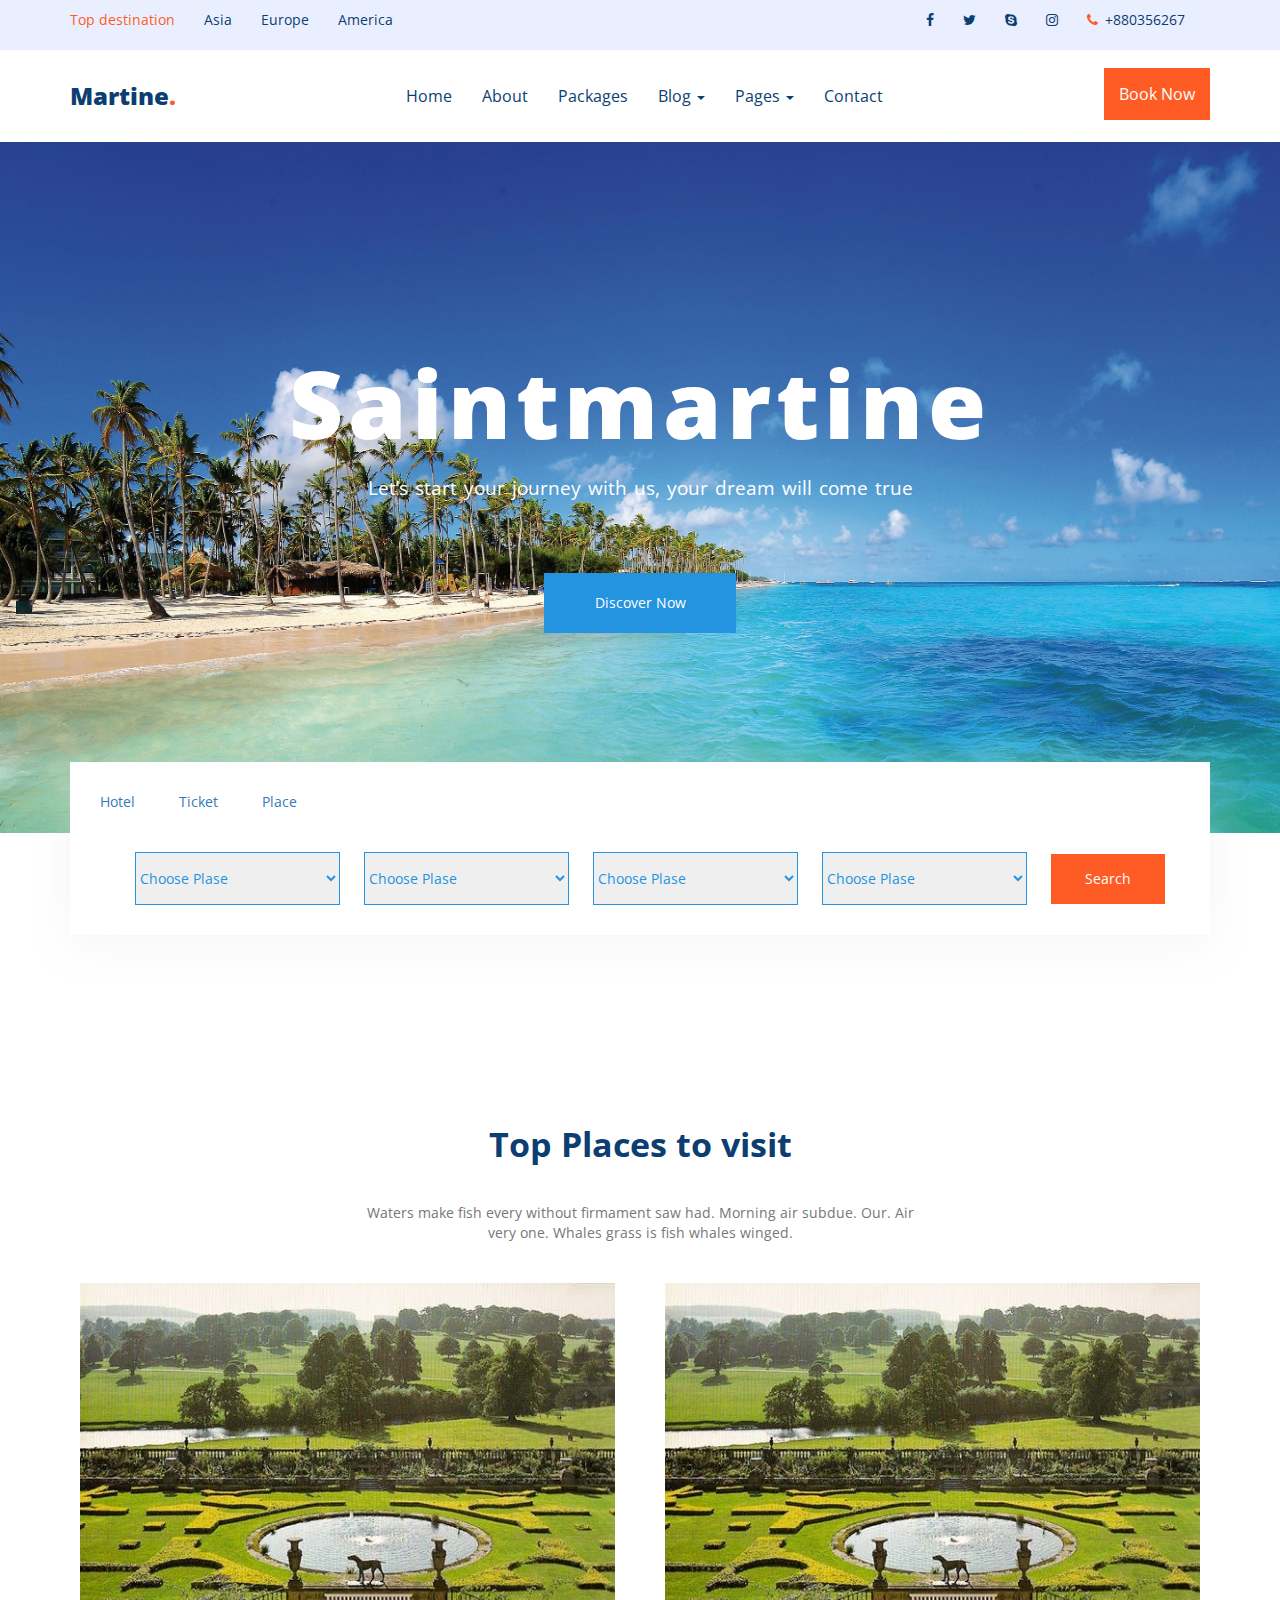
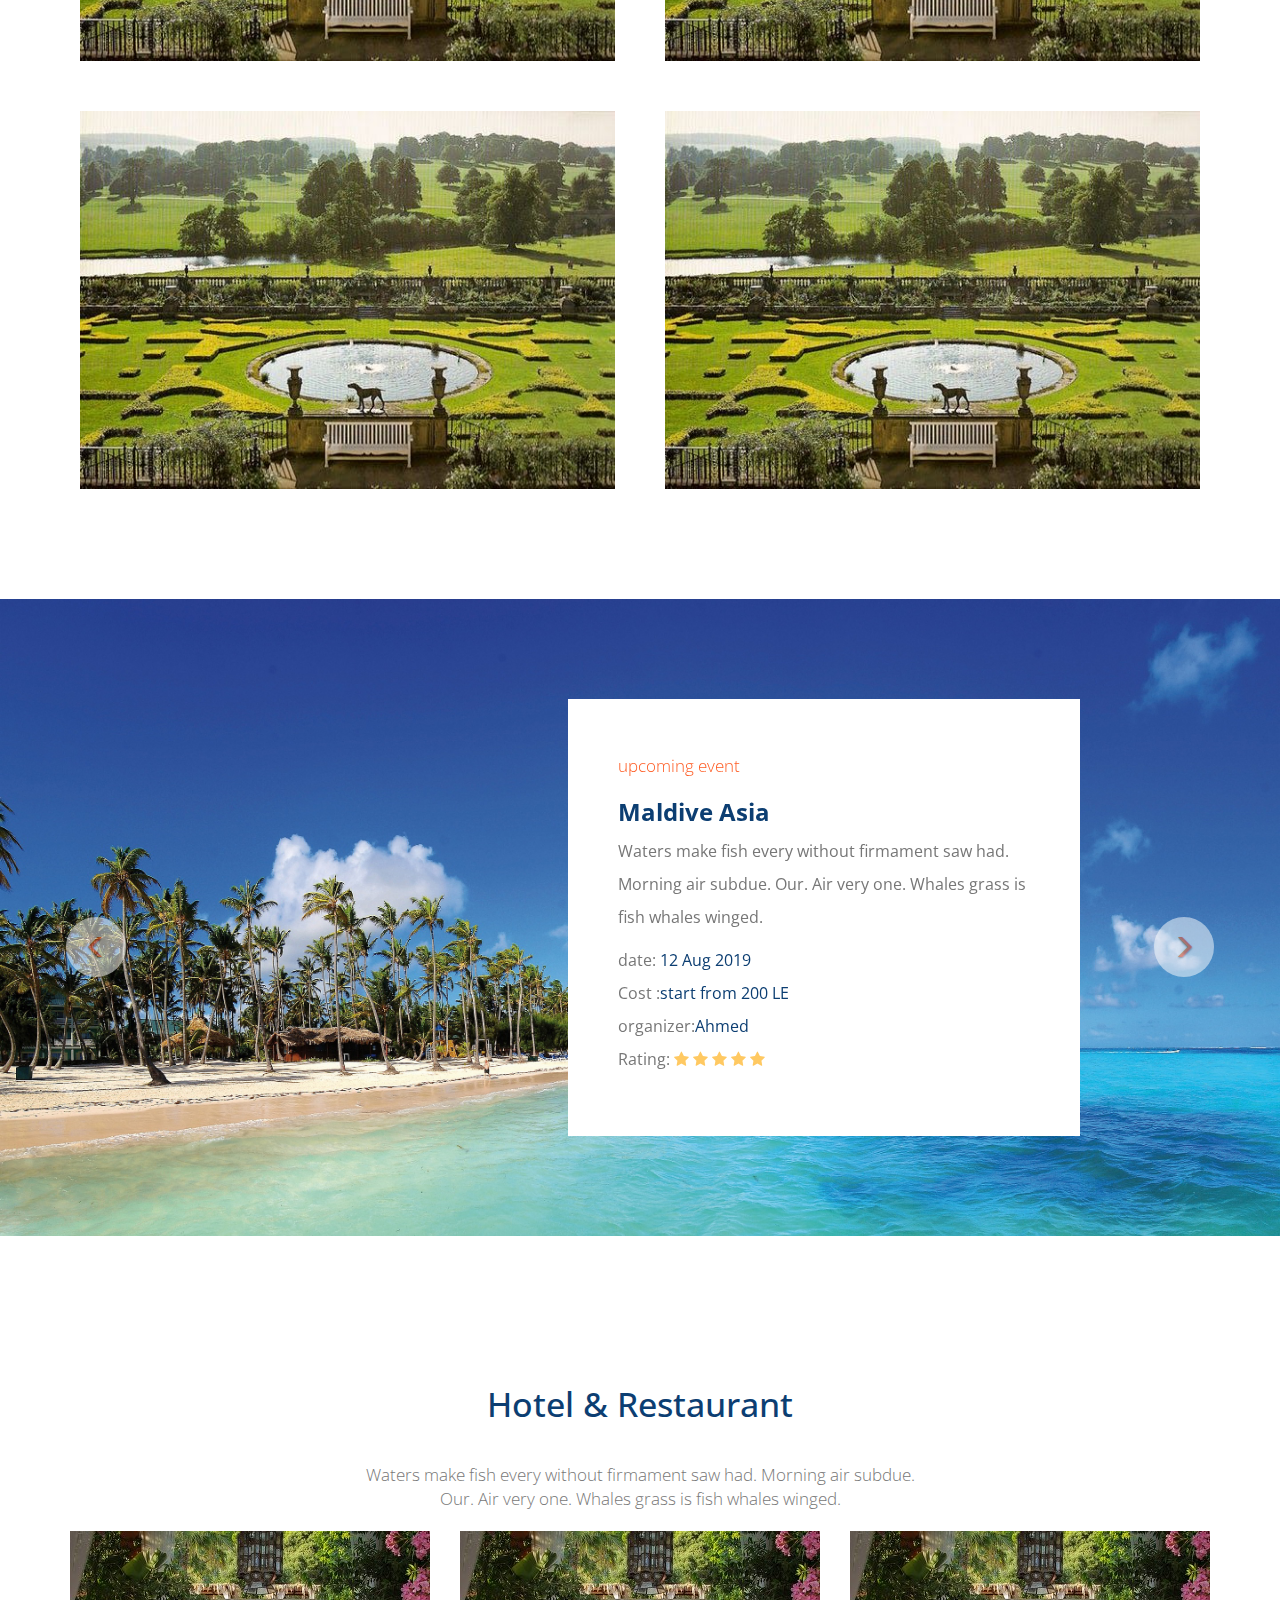
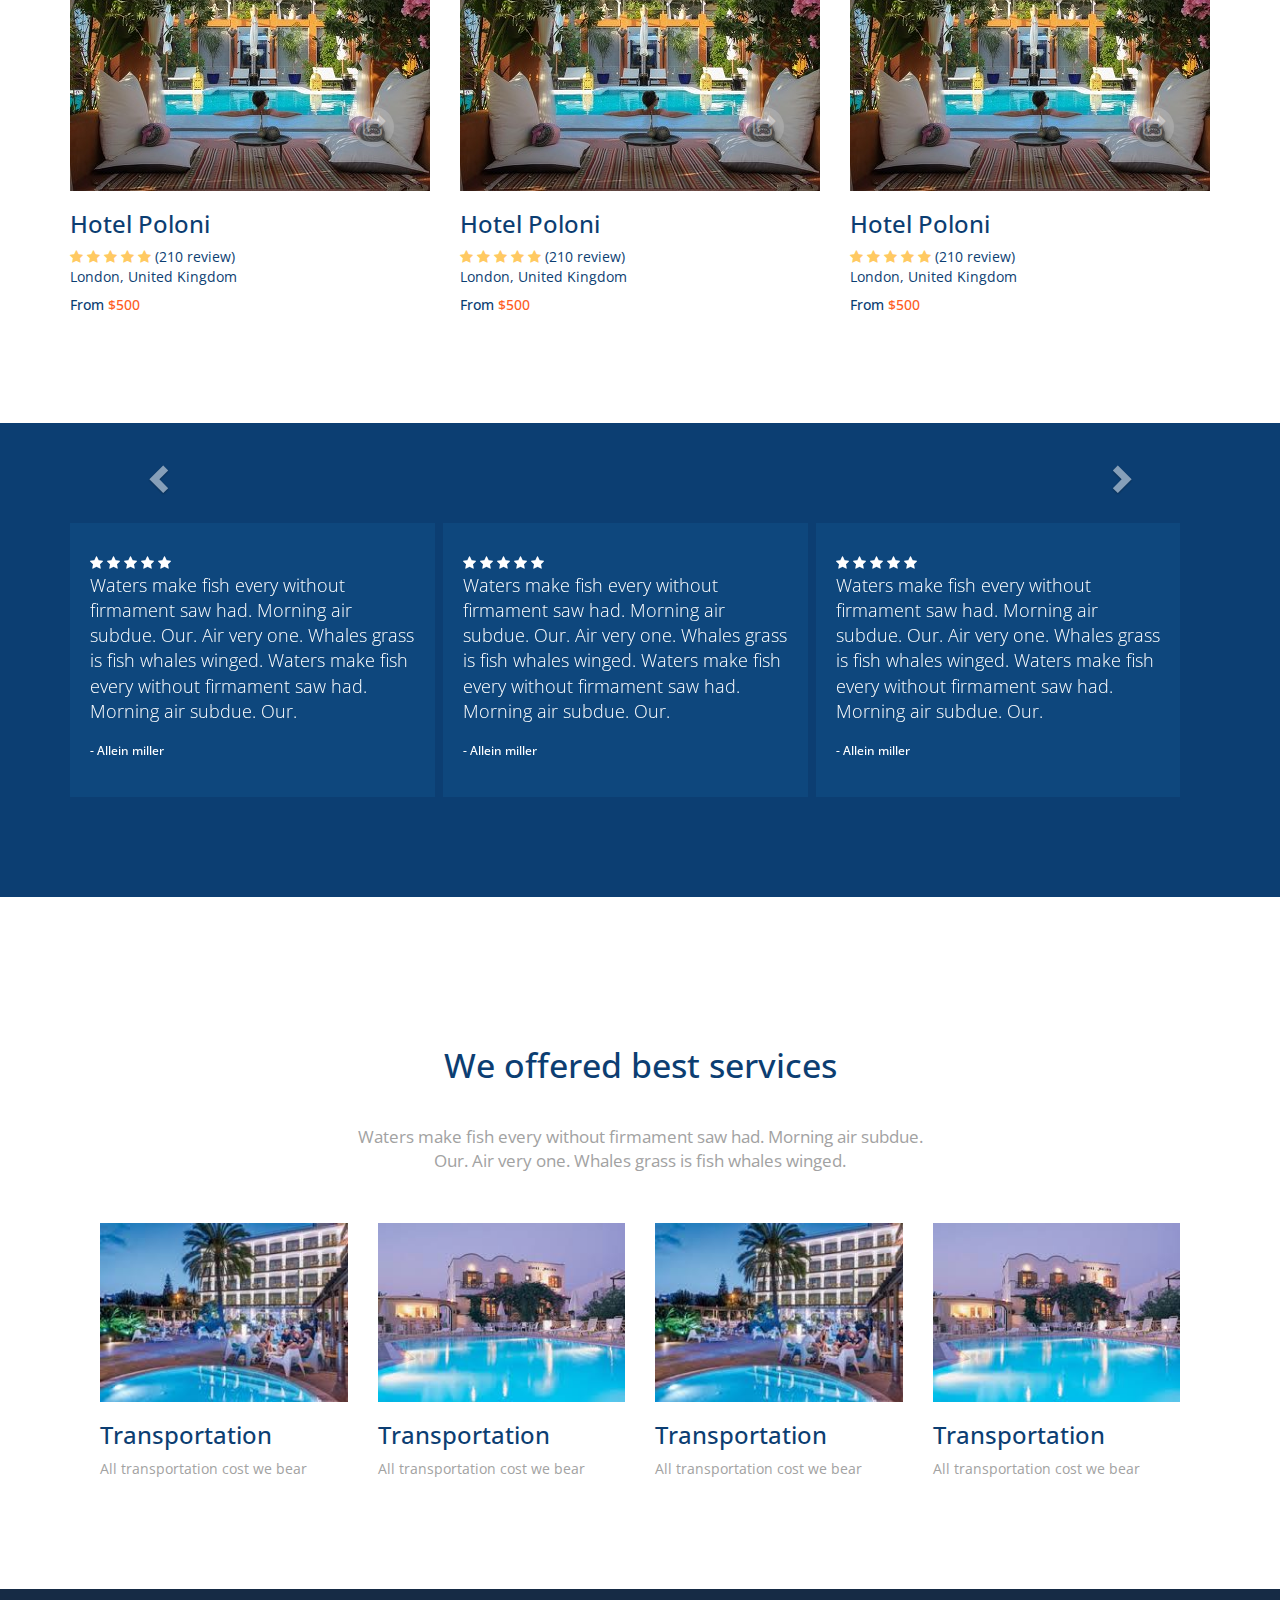
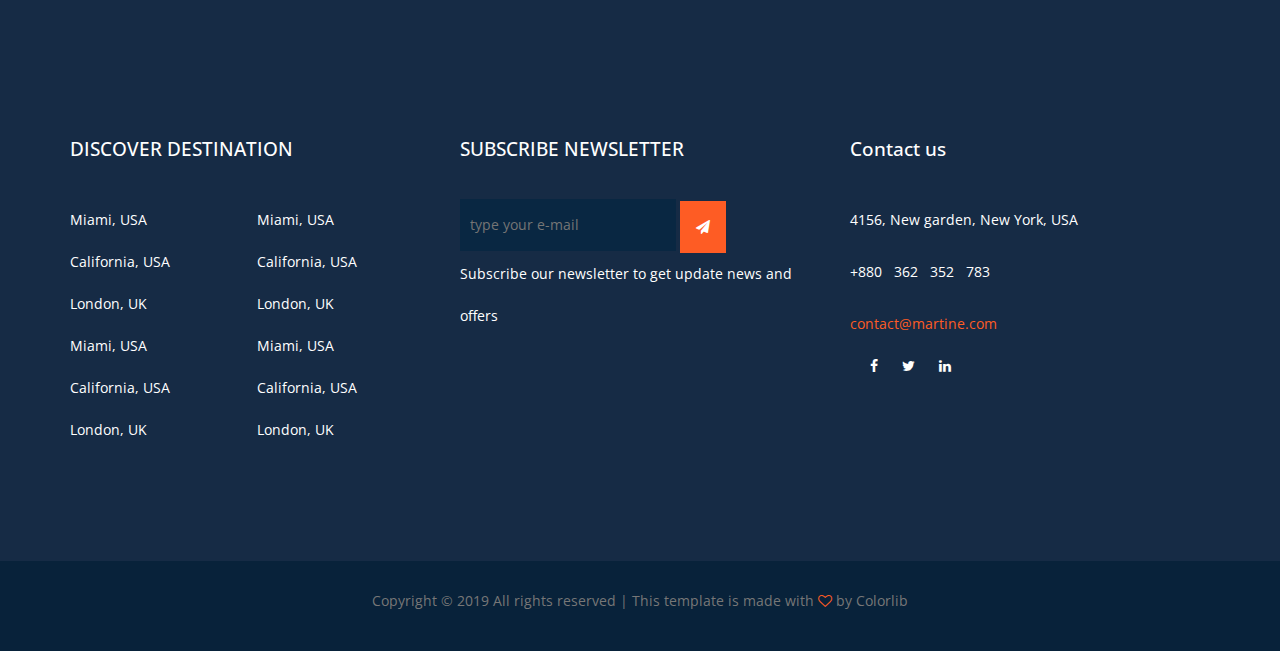
<file: Martine/homepage.html>
<!DOCTYPE html>
<html lang="en">
  <head>
    <meta charset="utf-8">
    <meta http-equiv="X-UA-Compatible" content="IE=edge">
    <meta name="viewport" content="width=device-width, initial-scale=1">
    <link href="https://fonts.googleapis.com/css?family=Open+Sans&display=swap" rel="stylesheet">
    <link rel="stylesheet" href="css\bootstrap.min.css">
    <link rel="stylesheet" href="css\font-awesome.min.css">
    <link rel="stylesheet" href="css\style.css">
    <link rel="stylesheet" href="css\media.css">
    <title>Martine</title>
    
    
    <head>
        <body>
            <!-- start header-->
         <header>
         <div class="top-menu text-center">
            <div class="container">
                <div class="left-side">
                    <ul class="list-unstyled">
                        <li><a href="#">Top destination</a></li>
                        <li><a href="#">Asia</a></li>
                        <li><a href="#">Europe</a></li>
                        <li><a href="#">America</a></li>
                    </ul>
                </div>
                <div class="right-side">
                    <ul class="list-unstyled">
                        <li><a href="#"><i class="fa fa-facebook" aria-hidden="true"></i></a></li>
                        <li><a href="#"><i class="fa fa-twitter" aria-hidden="true"></i></a></li>
                        <li><a href="#"><i class="fa fa-skype" aria-hidden="true"></i></a></li>
                        <li><a href="#"><i class="fa fa-instagram" aria-hidden="true"></i></a></li>
                        <li><span style="margin-right:7px;color:#FE5C24;"><i class="fa fa-phone" aria-hidden="true"></i></span>+880356267</li>
                    </ul>
                </div>
            </div>
         </div>
         <!--nav-->
<nav class="navbar navbar-default">
  <div class="container">
    <!-- Brand and toggle get grouped for better mobile display -->
    <div class="navbar-header">
      <button type="button" class="navbar-toggle collapsed" data-toggle="collapse" data-target="#bs-example-navbar-collapse-1" aria-expanded="false">
        <span class="sr-only">Toggle navigation</span>
        <span class="icon-bar"></span>
        <span class="icon-bar"></span>
        <span class="icon-bar"></span>
      </button>
      <a class="navbar-brand" href="#">Martine<span>.</span></a>
    </div>

    <!-- Collect the nav links, forms, and other content for toggling -->
    <div class="collapse navbar-collapse" id="bs-example-navbar-collapse-1">
      <ul class="nav navbar-nav">
        <li><a href="homepage.html">Home</a></li>
        <li><a href="about.html">About</a></li>
        <li><a href="package.html">Packages</a></li>
        <li class="dropdown">
          <a href="#">Blog <span class="caret"></span></a>
          <ul class="dropdown-menu">
            <li><a href="#">Action</a></li>
            <li><a href="#">Another action</a></li>
            <li><a href="#">Something else here</a></li>
          </ul>
        </li>
        <li class="dropdown">
          <a href="#">Pages <span class="caret"></span></a>
          <ul class="dropdown-menu">
            <li><a href="#">Action</a></li>
            <li><a href="#">Another action</a></li>
          </ul>
        </li>
        <li><a href="#">Contact</a></li>
      </ul>
      <div class="nav navbar-nav navbar-right">
        <a href="#"><span>Book Now</span></a>
      </div>
    </div><!-- /.navbar-collapse -->
  </div><!-- /.container-fluid -->
</nav>
         </nav>
         </header>
    
        <!--main section-->
        <section class="main text-center">
        <h1>Saintmartine</h1>
        <p>Let’s start your journey with us, your dream will come true</p>
         <span><a href="#">Discover Now</a></span>
        </section> 
         <!--booking part-->
          <div class="container">
            <section class="booking">
            <div class="options">
                <ul class="list-unstyled">
                    <li><a href="#">Hotel</a></li>
                    <li><a href="#">Ticket</a></li>
                    <li><a href="#">Place</a></li>
                </ul>
            </div>
              <form class="text-center">
                <select>
                    <option selected>Choose Plase</option>
                    <option>One</option>
                    <option>Two</option>
                    <option>Three</option>
                </select>
                 <select>
                    <option selected>Choose Plase</option>
                    <option>One</option>
                    <option>Two</option>
                    <option>Three</option>
                </select>
                 <select>
                    <option selected>Choose Plase</option>
                    <option>One</option>
                    <option>Two</option>
                    <option>Three</option>
                </select>
                  <select>
                    <option selected>Choose Plase</option>
                    <option>One</option>
                    <option>Two</option>
                    <option>Three</option>
                </select>
                  <a href="#">Search</a>
            </form>
          </div>
            </section>
            <section class="about text-center">
                <div class="container">
                    <h2>Top Places to visit</h2>
                    <p>Waters make fish every without firmament saw had. Morning air subdue. Our. Air very one. Whales grass is fish whales winged.</p>
                    <div class="row">
                      <div class="gallery"> 
                         <div class="col-sm-6 col-xs-12">
                            <div class="pic">
                            <img src="images\pic4.jpg">
                            <div class="overlay">
                            </div>
                              <div class="caption">
                                <span>travel</span>
                                <h2>Saintmatrine Island</h2>
                                <p>Technaf, Bangladesh</p>
                                <span class="left">
                                  <i class="fa fa-star" aria-hidden="true"></i>
                                  <i class="fa fa-star" aria-hidden="true"></i>
                                  <i class="fa fa-star" aria-hidden="true"></i>
                                  <i class="fa fa-star" aria-hidden="true"></i>
                                  <i class="fa fa-star" aria-hidden="true"></i>
                                  (210 review)
                                </span>
                                <i class="fa fa-share-square-o" aria-hidden="true"></i>
                              </div>
                         </div>
                         </div>
                         <div class="col-sm-6 col-xs-12">
                            <div class="pic">
                            <img src="images\pic4.jpg">
                            <div class="overlay">
                            </div>
                              <div class="caption">
                                <span>travel</span>
                                <h2>Saintmatrine Island</h2>
                                <p>Technaf, Bangladesh</p>
                                <span class="left">
                                  <i class="fa fa-star" aria-hidden="true"></i>
                                  <i class="fa fa-star" aria-hidden="true"></i>
                                  <i class="fa fa-star" aria-hidden="true"></i>
                                  <i class="fa fa-star" aria-hidden="true"></i>
                                  <i class="fa fa-star" aria-hidden="true"></i>
                                  (210 review)
                                </span>
                                <i class="fa fa-share-square-o" aria-hidden="true"></i>
                              </div>
                         </div>
                           
                      </div>
                    </div>
                </div>
                    <div class="row">
                      <div class="gallery"> 
                         <div class="col-sm-6 col-xs-12">
                            <div class="pic">
                            <img src="images\pic4.jpg">
                            <div class="overlay">
                            </div>
                              <div class="caption">
                                <span>travel</span>
                                <h2>Saintmatrine Island</h2>
                                <p>Technaf, Bangladesh</p>
                                <span class="left">
                                  <i class="fa fa-star" aria-hidden="true"></i>
                                  <i class="fa fa-star" aria-hidden="true"></i>
                                  <i class="fa fa-star" aria-hidden="true"></i>
                                  <i class="fa fa-star" aria-hidden="true"></i>
                                  <i class="fa fa-star" aria-hidden="true"></i>
                                  (210 review)
                                </span>
                                <i class="fa fa-share-square-o" aria-hidden="true"></i>
                              </div>
                         </div>
                         </div>
                         <div class="col-sm-6 col-xs-12">
                            <div class="pic">
                            <img src="images\pic4.jpg">
                            <div class="overlay">
                            </div>
                              <div class="caption">
                                <span>travel</span>
                                <h2>Saintmatrine Island</h2>
                                <p>Technaf, Bangladesh</p>
                                <span class="left">
                                  <i class="fa fa-star" aria-hidden="true"></i>
                                  <i class="fa fa-star" aria-hidden="true"></i>
                                  <i class="fa fa-star" aria-hidden="true"></i>
                                  <i class="fa fa-star" aria-hidden="true"></i>
                                  <i class="fa fa-star" aria-hidden="true"></i>
                                  (210 review)
                                </span>
                                <i class="fa fa-share-square-o" aria-hidden="true"></i>
                              </div>
                         </div> 
                      </div>
                    </div>
            </section> 
          <section class="packages">
            <div id="carousel-example-generic" class="carousel slide" data-ride="carousel">
  <!-- Wrapper for slides -->
  <div class="carousel-inner" role="listbox">
    <div class="item active">
      <div class="offers">
        <b>upcoming event</b>
        <h3>Maldive Asia</h3>
        <p>Waters make fish every without firmament saw had.
        Morning air subdue. Our. Air very one. Whales grass is fish whales winged.</p>
        <ul class="list-unstyled">
          <li><span>date:</span> 12 Aug 2019</li>
          <li><span>Cost :</span>start from 200 LE</li>
          <li><span>organizer:</span>Ahmed</li>
          <li><span>Rating:
          <i class="fa fa-star" aria-hidden="true"></i>
          <i class="fa fa-star" aria-hidden="true"></i>
          <i class="fa fa-star" aria-hidden="true"></i>
          <i class="fa fa-star" aria-hidden="true"></i>
          <i class="fa fa-star" aria-hidden="true"></i>
          </span>
          </li>
        </ul>
      </div>
    </div>
    <div class="item">
     <div class="offers">
        <b>upcoming event</b>
        <h3>Maldive Asia</h3>
        <p>Waters make fish every without firmament saw had.
        Morning air subdue. Our. Air very one. Whales grass is fish whales winged.</p>
        <ul class="list-unstyled">
          <li>date: 12 Aug 2019</li>
          <li>Cost :start from 200 LE</li>
          <li>organizer:Ahmed</li>
          <li>Rating:
          <i class="fa fa-star" aria-hidden="true"></i>
          <i class="fa fa-star" aria-hidden="true"></i>
          <i class="fa fa-star" aria-hidden="true"></i>
          <i class="fa fa-star" aria-hidden="true"></i>
          <i class="fa fa-star" aria-hidden="true"></i>
          </li>
        </ul>
      </div>
    </div>
  </div>

  <!-- Controls -->
  <a class="left carousel-control" href="#carousel-example-generic" role="button" data-slide="prev">
    <span class="glyphicon glyphicon-menu-left" aria-hidden="true"></span>
    <span class="sr-only">Previous</span>
  </a>
  <a class="right carousel-control" href="#carousel-example-generic" role="button" data-slide="next">
    <span class="glyphicon glyphicon-menu-right" aria-hidden="true"></span>
    <span class="sr-only">Next</span>
  </a>
</div>
 </section>
          <section class="price text-center">
            <div class="container">
             <h2>Hotel & Restaurant</h2>
             <p class="lead">Waters make fish every without firmament saw had. Morning air subdue. Our. Air very one. Whales grass is fish whales winged.</p>
             <div class="gallery">
              <div class="row">
                <div class="col-md-4 col-sm-6 col-xs-12">
                  <div class="hotel-list">
                    <img class="img-responsive" src="images\hotel1.jpg"/>
                    <div class="hotel-caption">
                      <ul class="list-unstyled">
                        <li><i class="fa fa-facebook" aria-hidden="true"></i></li>
                        <li><i class="fa fa-twitter" aria-hidden="true"></i></li>
                        <li><i class="fa fa-linkedin" aria-hidden="true"></i></li>
                        <li><i class="fa fa-share-square-o" aria-hidden="true"></i></li>
                      </ul>
                    </div>
                     <div class="rate"><h3>Hotel Poloni</h3>
                    <span><i class="fa fa-star" aria-hidden="true"></i>
                    <i class="fa fa-star" aria-hidden="true"></i>
                    <i class="fa fa-star" aria-hidden="true"></i>
                    <i class="fa fa-star" aria-hidden="true"></i>
                    <i class="fa fa-star" aria-hidden="true"></i>
                    (210 review)
                    </span>
                    <p>London, United Kingdom</p>
                    <h5>From&nbsp;<span style="color:#FE5C24;">$500</span></h5>
                     </div>
                  </div>
                </div>
                 <div class="col-md-4 col-sm-6 col-xs-12">
                  <div class="hotel-list">
                    <img class="img-responsive" src="images\hotel1.jpg"/>
                    <div class="hotel-caption">
                      <ul class="list-unstyled">
                        <li><i class="fa fa-facebook" aria-hidden="true"></i></li>
                        <li><i class="fa fa-twitter" aria-hidden="true"></i></li>
                        <li><i class="fa fa-linkedin" aria-hidden="true"></i></li>
                        <li><i class="fa fa-share-square-o" aria-hidden="true"></i></li>
                      </ul>
                    </div>
                    <div class="rate"><h3>Hotel Poloni</h3>
                    <span><i class="fa fa-star" aria-hidden="true"></i>
                    <i class="fa fa-star" aria-hidden="true"></i>
                    <i class="fa fa-star" aria-hidden="true"></i>
                    <i class="fa fa-star" aria-hidden="true"></i>
                    <i class="fa fa-star" aria-hidden="true"></i>
                    (210 review)
                    </span>
                    <p>London, United Kingdom</p>
                    <h5>From&nbsp;<span style="color:#FE5C24;">$500</span></h5>
                    </div>
                  </div>
                </div>
                  <div class="col-md-4 col-sm-6 col-xs-12">
                  <div class="hotel-list">
                    <img class="img-responsive" src="images\hotel1.jpg"/>
                    <div class="hotel-caption">
                      <ul class="list-unstyled">
                        <li><i class="fa fa-facebook" aria-hidden="true"></i></li>
                        <li><i class="fa fa-twitter" aria-hidden="true"></i></li>
                        <li><i class="fa fa-linkedin" aria-hidden="true"></i></li>
                        <li><i class="fa fa-share-square-o" aria-hidden="true"></i></li>
                      </ul>
                    </div>
                    <div class="rate"><h3>Hotel Poloni</h3>
                    <span><i class="fa fa-star" aria-hidden="true"></i>
                    <i class="fa fa-star" aria-hidden="true"></i>
                    <i class="fa fa-star" aria-hidden="true"></i>
                    <i class="fa fa-star" aria-hidden="true"></i>
                    <i class="fa fa-star" aria-hidden="true"></i>
                    (210 review)
                    </span>
                    <p>London, United Kingdom</p>
                    <h5>From&nbsp;<span style="color:#FE5C24;">$500</span></h5>
                    </div>
                  </div>
                </div>
            </div>
             </div>
            </div>
          </section>
<section class="feedback">
  <div class="container">
   <div id="carousel-example-generic" class="carousel slide" data-ride="carousel">
  <!-- Wrapper for slides -->
  <div class="carousel-inner" role="listbox">
    <div class="item active">
      <div class="carousel-cap">
      <span><i class="fa fa-star" aria-hidden="true"></i>
                    <i class="fa fa-star" aria-hidden="true"></i>
                    <i class="fa fa-star" aria-hidden="true"></i>
                    <i class="fa fa-star" aria-hidden="true"></i>
                    <i class="fa fa-star" aria-hidden="true"></i>
                    </span>
                    <p class="lead">
                     Waters make fish every without firmament saw had.
                     Morning air subdue. Our. Air very one. Whales grass is fish whales winged.
                     Waters make fish every without firmament saw had. Morning air subdue. Our.
                     </p>
                     <h6>- Allein miller</h6>  
      </div>
      <div class="carousel-cap">
      <span><i class="fa fa-star" aria-hidden="true"></i>
                    <i class="fa fa-star" aria-hidden="true"></i>
                    <i class="fa fa-star" aria-hidden="true"></i>
                    <i class="fa fa-star" aria-hidden="true"></i>
                    <i class="fa fa-star" aria-hidden="true"></i>
                    </span>
                    <p class="lead">
                     Waters make fish every without firmament saw had.
                     Morning air subdue. Our. Air very one. Whales grass is fish whales winged.
                     Waters make fish every without firmament saw had. Morning air subdue. Our.
                     </p>
                     <h6>- Allein miller</h6>  
      </div>
      <div class="carousel-cap">
      <span><i class="fa fa-star" aria-hidden="true"></i>
                    <i class="fa fa-star" aria-hidden="true"></i>
                    <i class="fa fa-star" aria-hidden="true"></i>
                    <i class="fa fa-star" aria-hidden="true"></i>
                    <i class="fa fa-star" aria-hidden="true"></i>
                    </span>
                    <p class="lead">
                     Waters make fish every without firmament saw had.
                     Morning air subdue. Our. Air very one. Whales grass is fish whales winged.
                     Waters make fish every without firmament saw had. Morning air subdue. Our.
                     </p>
                     <h6>- Allein miller</h6>  
      </div>
    </div>
    <div class="item">
      <div class="carousel-cap">
      <span><i class="fa fa-star" aria-hidden="true"></i>
                    <i class="fa fa-star" aria-hidden="true"></i>
                    <i class="fa fa-star" aria-hidden="true"></i>
                    <i class="fa fa-star" aria-hidden="true"></i>
                    <i class="fa fa-star" aria-hidden="true"></i>
                    </span>
                    <p class="lead">
                     Waters make fish every without firmament saw had.
                     Morning air subdue. Our. Air very one. Whales grass is fish whales winged.
                     Waters make fish every without firmament saw had. Morning air subdue. Our.
                     </p>
                     <h6>- Allein miller</h6>  
      </div>
      <div class="carousel-cap">
      <span><i class="fa fa-star" aria-hidden="true"></i>
                    <i class="fa fa-star" aria-hidden="true"></i>
                    <i class="fa fa-star" aria-hidden="true"></i>
                    <i class="fa fa-star" aria-hidden="true"></i>
                    <i class="fa fa-star" aria-hidden="true"></i>
                    </span>
                    <p class="lead">
                     Waters make fish every without firmament saw had.
                     Morning air subdue. Our. Air very one. Whales grass is fish whales winged.
                     Waters make fish every without firmament saw had. Morning air subdue. Our.
                     </p>
                     <h6>- Allein miller</h6>  
      </div>
      <div class="carousel-cap">
      <span><i class="fa fa-star" aria-hidden="true"></i>
                    <i class="fa fa-star" aria-hidden="true"></i>
                    <i class="fa fa-star" aria-hidden="true"></i>
                    <i class="fa fa-star" aria-hidden="true"></i>
                    <i class="fa fa-star" aria-hidden="true"></i>
                    </span>
                    <p class="lead">
                     Waters make fish every without firmament saw had.
                     Morning air subdue. Our. Air very one. Whales grass is fish whales winged.
                     Waters make fish every without firmament saw had. Morning air subdue. Our.
                     </p>
                     <h6>- Allein miller</h6>  
      </div>
    </div>
  </div>

  <!-- Controls -->
  <a class="left carousel-control" href="#carousel-example-generic" role="button" data-slide="prev">
    <span class="glyphicon glyphicon-chevron-left" aria-hidden="true"></span>
    <span class="sr-only">Previous</span>
  </a>
  <a class="right carousel-control" href="#carousel-example-generic" role="button" data-slide="next">
    <span class="glyphicon glyphicon-chevron-right" aria-hidden="true"></span>
    <span class="sr-only">Next</span>
  </a>
</div>
  </div>
</section>
          <section class="services text-center">
            <div class="container">
            <h2>We offered best services</h2>
            <p>Waters make fish every without firmament saw had. Morning air subdue. Our. Air very one. Whales grass is fish whales winged.</p>
            <div class="row">
            <div class="our-service">
            <div class="col-md-3 col-sm-6 col-xs-12">
              <div class="feature">
                <img class="img-responsive "src="images\hotel2.jpg"/>
                <div class="cap">
                  <h3>Transportation</h3>
                  <p>All transportation cost we bear</p>
                </div>
              </div>
            </div>
            <div class="col-md-3 col-sm-6 col-xs-12">
              <div class="feature">
                <img class="img-responsive "src="images\hotel3.jpg"/>
                <div class="cap">
                  <h3>Transportation</h3>
                  <p>All transportation cost we bear</p>
                </div>
              </div>
            </div>
            <div class="col-md-3 col-sm-6 col-xs-12">
              <div class="feature">
                <img class="img-responsive "src="images\hotel2.jpg"/>
                <div class="cap">
                  <h3>Transportation</h3>
                  <p>All transportation cost we bear</p>
                </div>
              </div>
            </div>
            <div class="col-md-3 col-sm-6 col-xs-12">
              <div class="feature">
                <img class="img-responsive "src="images\hotel3.jpg"/>
                <div class="cap">
                  <h3>Transportation</h3>
                  <p>All transportation cost we bear</p>
                </div>
              </div>
            </div>
            </div>
            </div>
            </div>
          </section>
          <section class="subscripe">
            <div class="container">
              <div class="row">
                <div class="col-sm-4 col-xs-6">
                 <h3>DISCOVER DESTINATION</h3>
                 <ul class="list-unstyled main">
                  <li>Miami, USA</li>
                  <li>California, USA</li>
                  <li>London, UK</li>
                  <li>Miami, USA</li>
                  <li>California, USA</li>
                  <li>London, UK</li>
                  <li>Miami, USA</li>
                  <li>California, USA</li>
                  <li>London, UK</li>
                  <li>Miami, USA</li>
                  <li>California, USA</li>
                  <li>London, UK</li>
                 </ul>
                </div>
                <div class="col-sm-4  col-xs-6">
                 <h3>SUBSCRIBE NEWSLETTER</h3>
                 <input type="email" placeholder="type your e-mail" id="mail">
                 <span class="btn"><i class="fa fa-paper-plane" aria-hidden="true"></i></span>
                 <p>Subscribe our newsletter to get update news and offers</p>
                </div>
                <div class="col-sm-4  col-xs-6">
                  <h3>Contact us</h3>
                <p>4156, New garden, New York, USA </p>
                <p>+880 &nbsp; 362  &nbsp; 352 &nbsp; 783</p>
                <span class="mail">contact@martine.com</span>
                <ul class="list-unstyled social">
                  <li><i class="fa fa-facebook" aria-hidden="true"></i></li>
                  <li><i class="fa fa-twitter" aria-hidden="true"></i></li>
                  <li><i class="fa fa-linkedin" aria-hidden="true"></i></li>
                </ul>
                </div>
              </div>
            </div>
          </section>
          <footer class="text-center">
            <div class="container">
            <p>Copyright &copy; 2019 All rights reserved | This template is made with <i class="fa fa-heart-o" aria-hidden="true"></i> by Colorlib</p>
            </div>
          </footer>     
        <script src="js\jquery-3.3.1.min.js"></script>
        <script src="js\bootstrap.min.js"></script>
        <script src="js\plugin.js"></script>
        </body>
</html>
</file>
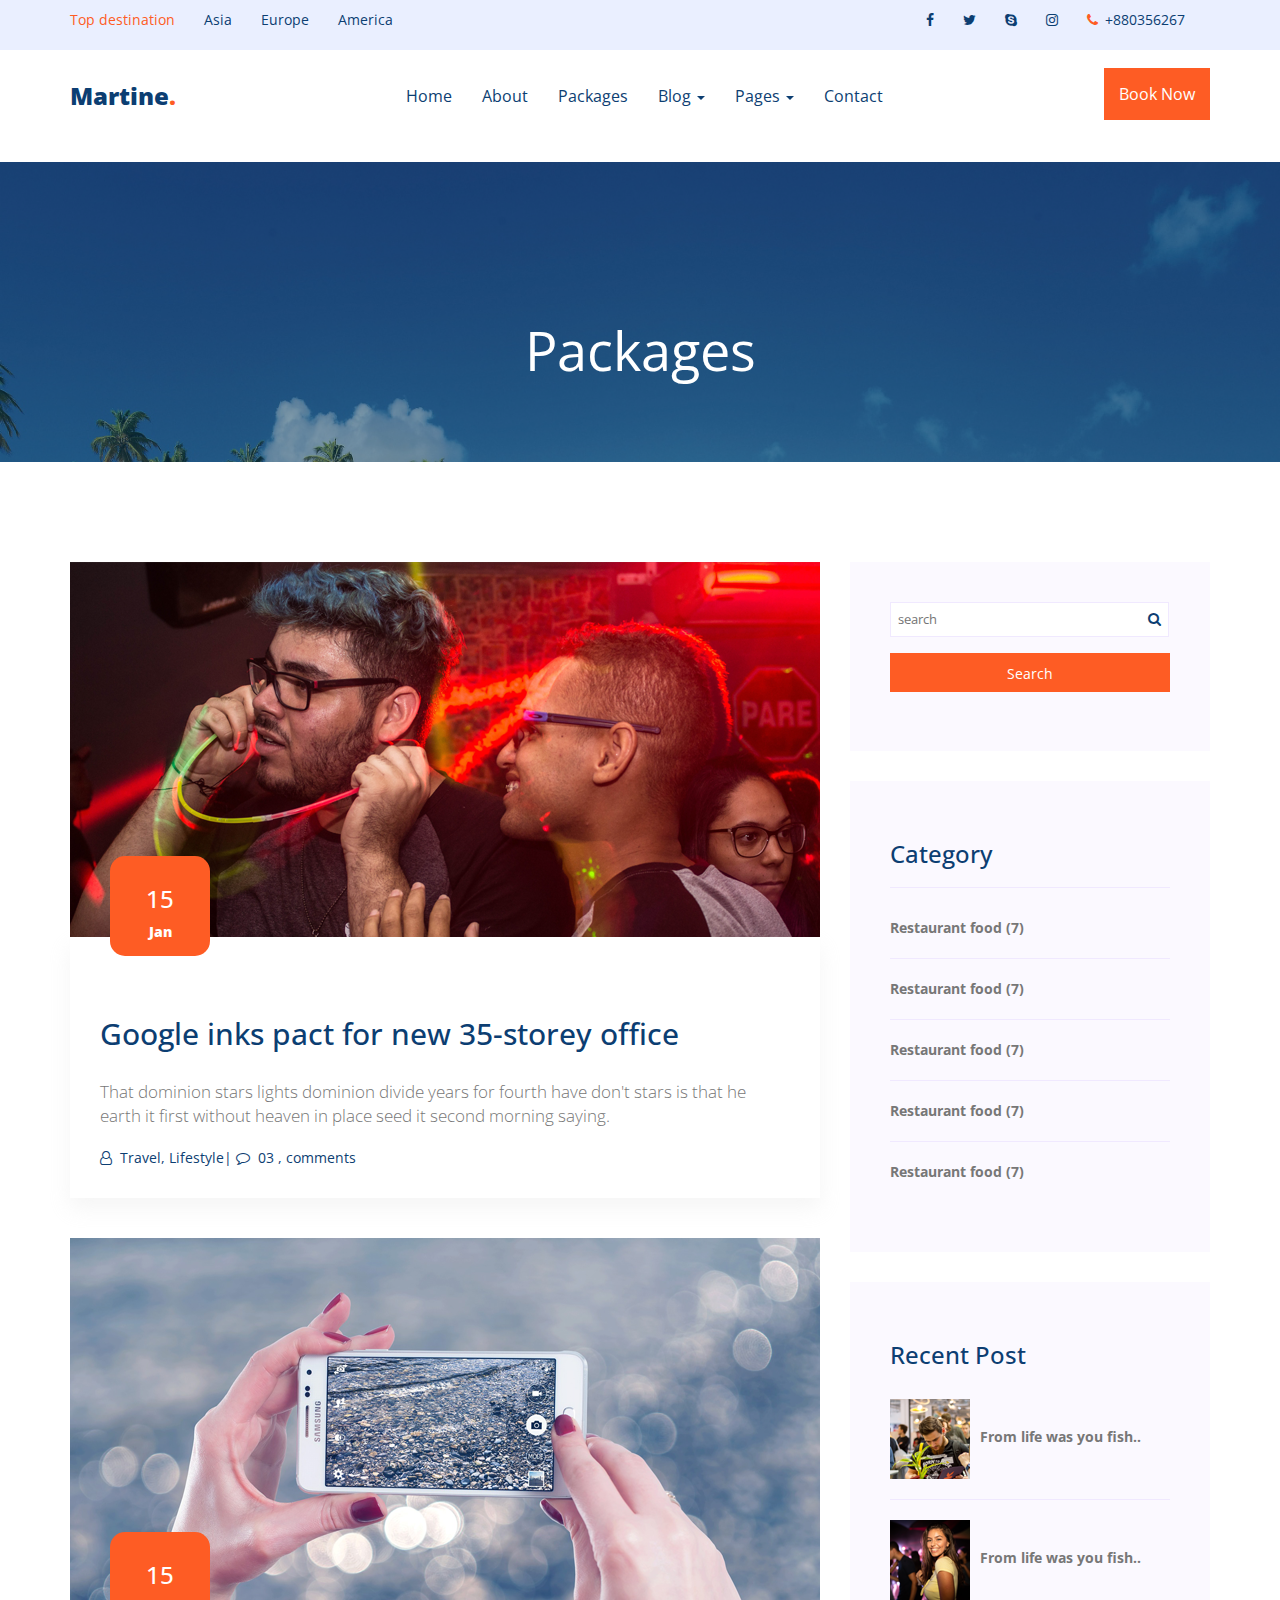
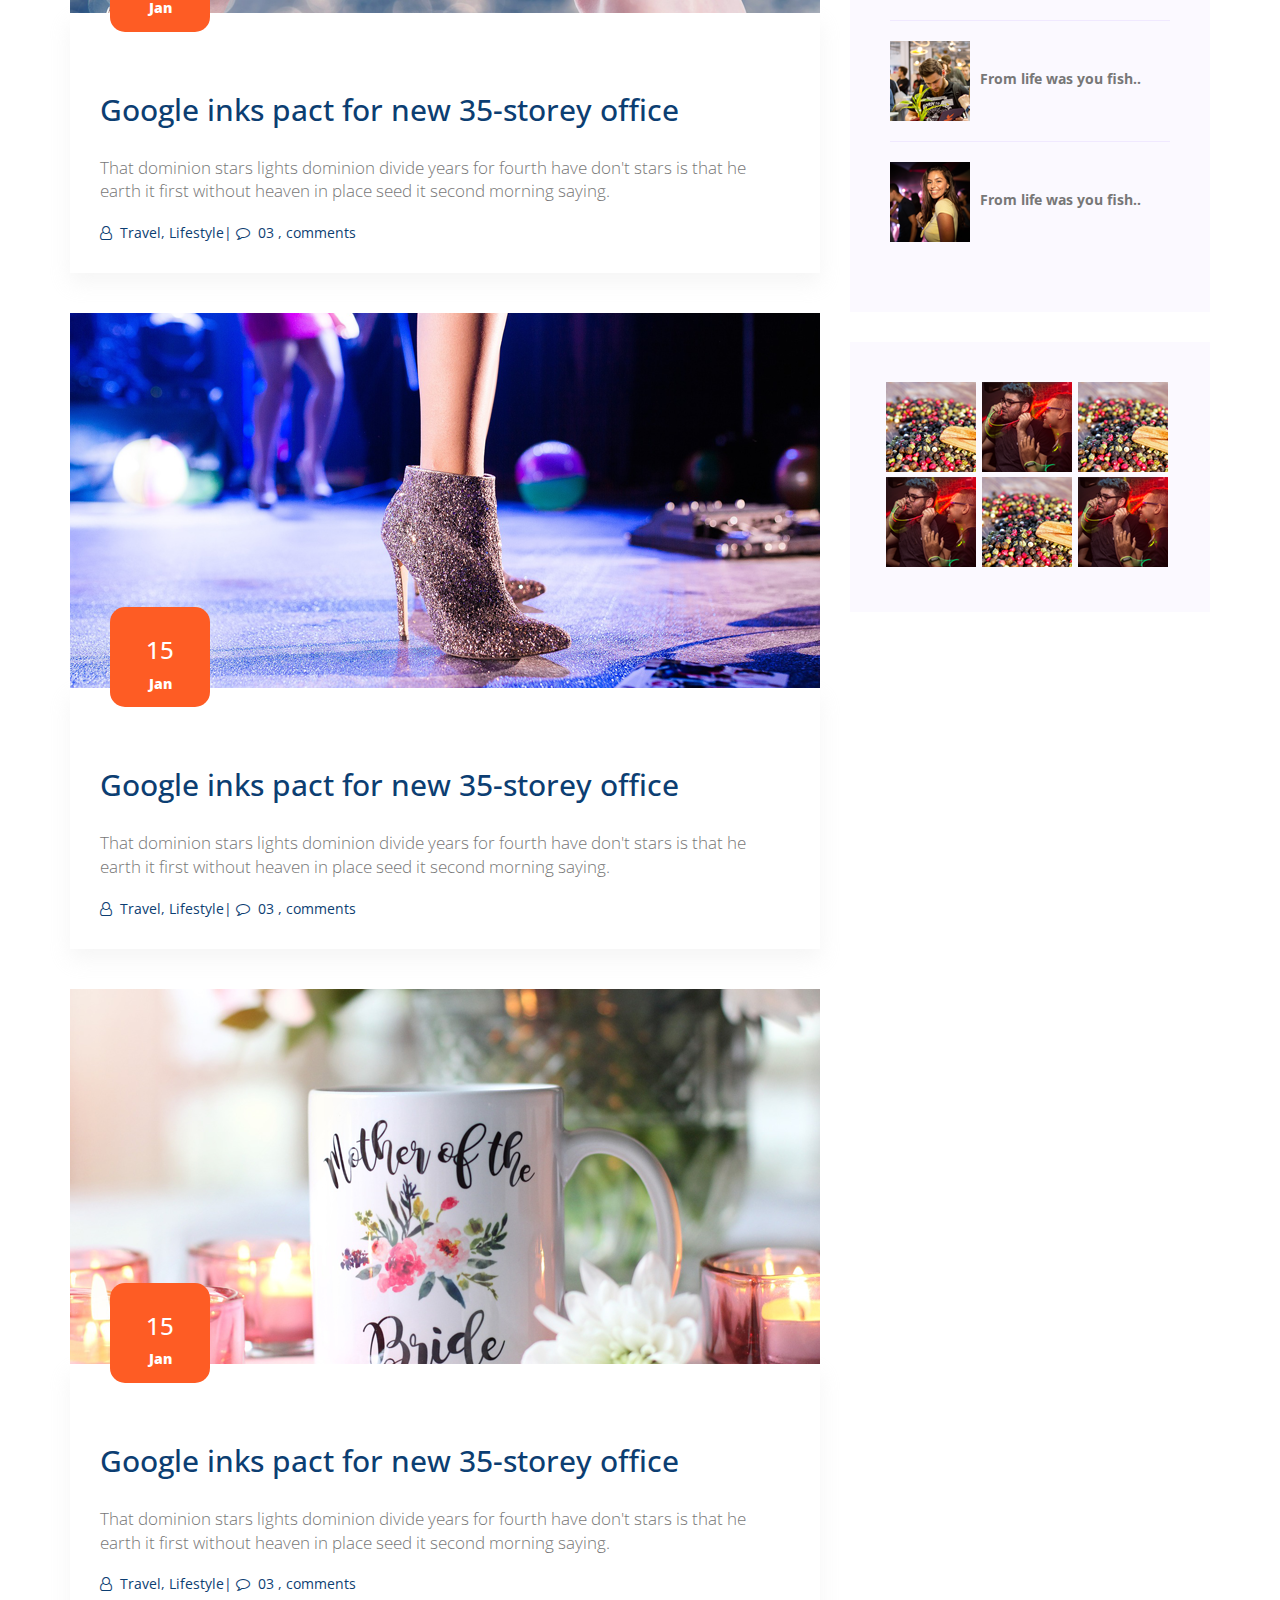
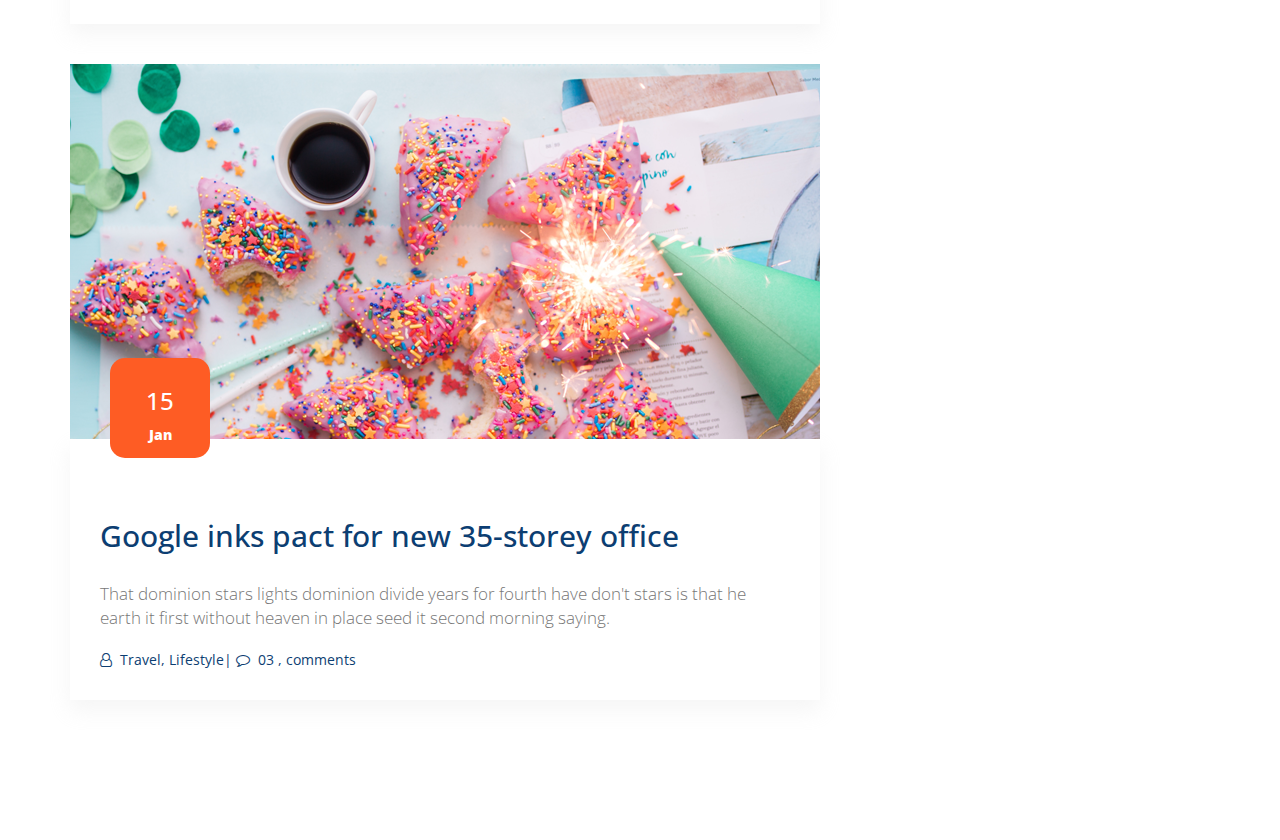
<file: Martine/package.html>
<!DOCTYPE html>
<html lang="en">
  <head>
    <meta charset="utf-8">
    <meta http-equiv="X-UA-Compatible" content="IE=edge">
    <meta name="viewport" content="width=device-width, initial-scale=1">
    <link href="https://fonts.googleapis.com/css?family=Open+Sans&display=swap" rel="stylesheet">
    <link rel="stylesheet" href="css\bootstrap.min.css">
    <link rel="stylesheet" href="css\font-awesome.min.css">
    <link rel="stylesheet" href="css\packages.css">
    <link rel="stylesheet" href="css\media.css">
    <title>Martine</title>
  </head>
  <body>
  <header>
         <div class="top-menu text-center">
            <div class="container">
                <div class="left-side">
                    <ul class="list-unstyled">
                        <li><a href="#">Top destination</a></li>
                        <li><a href="#">Asia</a></li>
                        <li><a href="#">Europe</a></li>
                        <li><a href="#">America</a></li>
                    </ul>
                </div>
                <div class="right-side">
                    <ul class="list-unstyled">
                        <li><a href="#"><i class="fa fa-facebook" aria-hidden="true"></i></a></li>
                        <li><a href="#"><i class="fa fa-twitter" aria-hidden="true"></i></a></li>
                        <li><a href="#"><i class="fa fa-skype" aria-hidden="true"></i></a></li>
                        <li><a href="#"><i class="fa fa-instagram" aria-hidden="true"></i></a></li>
                        <li><span style="margin-right:7px;color:#FE5C24;"><i class="fa fa-phone" aria-hidden="true"></i></span>+880356267</li>
                    </ul>
                </div>
            </div>
         </div>
         <!--nav-->
<nav class="navbar navbar-default">
  <div class="container">
    <!-- Brand and toggle get grouped for better mobile display -->
    <div class="navbar-header">
      <button type="button" class="navbar-toggle collapsed" data-toggle="collapse" data-target="#bs-example-navbar-collapse-1" aria-expanded="false">
        <span class="sr-only">Toggle navigation</span>
        <span class="icon-bar"></span>
        <span class="icon-bar"></span>
        <span class="icon-bar"></span>
      </button>
      <a class="navbar-brand" href="#">Martine<span>.</span></a>
    </div>

    <!-- Collect the nav links, forms, and other content for toggling -->
    <div class="collapse navbar-collapse" id="bs-example-navbar-collapse-1">
      <ul class="nav navbar-nav">
        <li><a href="homepage.html">Home</a></li>
        <li><a href="about.html">About</a></li>
        <li><a href="package.html">Packages</a></li>
        <li class="dropdown">
          <a href="#">Blog <span class="caret"></span></a>
          <ul class="dropdown-menu">
            <li><a href="#">Action</a></li>
            <li><a href="#">Another action</a></li>
            <li><a href="#">Something else here</a></li>
          </ul>
        </li>
        <li class="dropdown">
          <a href="#">Pages <span class="caret"></span></a>
          <ul class="dropdown-menu">
            <li><a href="#">Action</a></li>
            <li><a href="#">Another action</a></li>
          </ul>
        </li>
        <li><a href="#">Contact</a></li>
      </ul>
      <div class="nav navbar-nav navbar-right">
        <a href="#"><span>Book Now</span></a>
      </div>
    </div><!-- /.navbar-collapse -->
  </div><!-- /.container-fluid -->
</nav>
         </nav>
         </header>
   <section class="about text-center">
                <p>Packages</p>
                <div class="overlay"></div>
            </section>
 
 
 <section class="package">
    <div class="container">
    <div class="row">
   <div class="col-md-8 col-xs-12">
   <main>
    <div class="blog">
     <img class="img-responsive" src="images/blog.png">
     <span>
        <h3>15</h3>
        <p>Jan</p>
     </span>
     <div class="box">
     <a href="#"><h2>Google inks pact for new 35-storey office</h2></a>
     <p class="lead">That dominion stars lights dominion divide
     years for fourth have don't stars is that he earth it first without heaven in place seed it second morning saying.
     </p>
     <a href="#"><i class="fa fa-user-o" aria-hidden="true"></i>&nbsp; Travel, Lifestyle</a>
     <a href="#"><i class="fa fa-comment-o" aria-hidden="true"></i>&nbsp; 03 , comments</a>
     </div>
    </div>
        
    <div class="blog">
     <img class="img-responsive" src="images/blog2.png">
     <span>
        <h3>15</h3>
        <p>Jan</p>
     </span>
     <div class="box">
     <a href="#"><h2>Google inks pact for new 35-storey office</h2></a>
     <p class="lead">That dominion stars lights dominion divide
     years for fourth have don't stars is that he earth it first without heaven in place seed it second morning saying.
     </p>
     <a href="#"><i class="fa fa-user-o" aria-hidden="true"></i>&nbsp; Travel, Lifestyle</a>
     <a href="#"><i class="fa fa-comment-o" aria-hidden="true"></i>&nbsp; 03 , comments</a>
     </div>
    </div>
    
    <div class="blog">
     <img class="img-responsive" src="images/blog3.png">
     <span>
        <h3>15</h3>
        <p>Jan</p>
     </span>
     <div class="box">
     <a href="#"><h2>Google inks pact for new 35-storey office</h2></a>
     <p class="lead">That dominion stars lights dominion divide
     years for fourth have don't stars is that he earth it first without heaven in place seed it second morning saying.
     </p>
     <a href="#"><i class="fa fa-user-o" aria-hidden="true"></i>&nbsp; Travel, Lifestyle</a>
     <a href="#"><i class="fa fa-comment-o" aria-hidden="true"></i>&nbsp; 03 , comments</a>
     </div>
    </div>
    
    <div class="blog">
     <img class="img-responsive" src="images/blog4.png">
     <span>
        <h3>15</h3>
        <p>Jan</p>
     </span>
     <div class="box">
     <a href="#"><h2>Google inks pact for new 35-storey office</h2></a>
     <p class="lead">That dominion stars lights dominion divide
     years for fourth have don't stars is that he earth it first without heaven in place seed it second morning saying.
     </p>
     <a href="#"><i class="fa fa-user-o" aria-hidden="true"></i>&nbsp; Travel, Lifestyle</a>
     <a href="#"><i class="fa fa-comment-o" aria-hidden="true"></i>&nbsp; 03 , comments</a>
     </div>
    </div>
    
    <div class="blog">
     <img class="img-responsive" src="images/blog5.png">
     <span>
        <h3>15</h3>
        <p>Jan</p>
     </span>
     <div class="box">
     <a href="#"><h2>Google inks pact for new 35-storey office</h2></a>
     <p class="lead">That dominion stars lights dominion divide
     years for fourth have don't stars is that he earth it first without heaven in place seed it second morning saying.
     </p>
     <a href="#"><i class="fa fa-user-o" aria-hidden="true"></i>&nbsp; Travel, Lifestyle</a>
     <a href="#"><i class="fa fa-comment-o" aria-hidden="true"></i>&nbsp; 03 , comments</a>
     </div>
    </div>  
    </main>
</div>
    <div class="col-md-4 col-xs-12">
        <div class="right-blog">
      <aside>
        <form>
            <input type="text" placeholder="search"/>
            <button><i class="fa fa-search" aria-hidden="true"></i></button>
            </br>
            <a href="#"><span class="btn">Search</span></a>
        </form>
      </aside>
      <aside>
        <h3>Category</h3>
        <ul class="list-unstyled">
            <li><a href="#">Restaurant food (7)</a></li>
            <li><a href="#">Restaurant food (7)</a></li>
            <li><a href="#">Restaurant food (7)</a></li>
            <li><a href="#">Restaurant food (7)</a></li>
            <li><a href="#">Restaurant food (7)</a></li>
        </ul>
      </aside>
      <aside>
        <h3>Recent Post</h3>
        <ul class="list-unstyled">
            <li><img src="images/post1.png"><a href="#">From life was you fish..</a></li>
            <li><img src="images/post2.png"><a href="#">From life was you fish..</a></li>
            <li><img src="images/post1.png"><a href="#">From life was you fish..</a></li>
            <li><img src="images/post2.png"><a href="#">From life was you fish..</a></li>
        </ul>
      </aside>
      <aside>
        <ul class="list-unstyled">
       <li><img src="images/post5.png"></li>
       <li><img src="images/post6.png"></li>
        <li><img src="images/post5.png"></li>
        <li><img src="images/post6.png"></li>
        <li><img src="images/post5.png"></li>
        <li><img src="images/post6.png"></li>
        
        </ul>
      </aside>
        </div>
    </div>
    </div>
    </div>
 </section>
 
    
    
    
    
    
    
    
<script src="js\jquery-3.3.1.min.js"></script>
<script src="js\bootstrap.min.js"></script>
<script src="js\packageplugin.js"></script>  
  </body>
</html>
</file>
<file: API/css/index_style.css>
.item img{overflow: hidden;}
.item{position: relative;
overflow: hidden;}
.overlay{position: absolute;
top:100%;
left:0;
background-color: rgba(255,255,255,.7);
height:100%;
display: flex;
align-items: center;
flex-direction: column;
padding-top: 20%;}
body{font-family: 'Segoe UI Light', Tahoma, Geneva, Verdana, sans-serif;
color:#000;
background-color: #000;
font-weight: bold;}
.item:hover .overlay{top:0;
transition: all .7s ease-in-out}
.aside{position: fixed;
top:0;
left:0;
z-index: 9;
width:15%;
display: flex;
height: 100%;
color: #F8F6F6;}
.close{background-color: #f8f6f6;
width:20%;
opacity: 1;
padding-top: 50px;
display: flex;
justify-content: center;
align-items: center;}
.aside nav{padding-top: 50px;
  width:80%;
display: flex;
flex-direction: column;
align-items: center;
position: relative;}
.aside li{margin-top: 20px;
cursor: pointer;}
.aside li:first-of-type{margin-top: 0}
.aside li {position: relative;
  top:80%;
}
i{cursor: pointer;}

input{background-color: transparent!important;}
.form-control{border:0;
border-bottom: 1px solid #DDD;
border-radius: 0;
text-align: center;
margin-top: 10px}
.alert-danger{display: none}
</file>
<file: bezel/css/style.css>
body{font-family: 'Poppins', sans-serif;}
html {
  scroll-behavior: smooth;
}
/*navbar*/
.navbar-light .navbar-nav .nav-link{font-size: 13px;
    font-weight: 500;
  margin-left: 10px;
color: #fff;}
.navbar-light .navbar-nav .nav-link:hover{color:#fff }
.navbar-light .navbar-nav .nav-link:visited{color:#fff }
.navbar{border-bottom: 1px solid rgba(255, 255, 255, 0.2);}
nav ul.socials li{margin-left: 12px;
font-size: 13px;}
.socials i{color: #fff;}
nav .navbar-brand img{width:50%;}
nav .socials{position:relative;
top:7px;}
nav .socials a{margin-left: 12px;}
/*crousel*/
.carousel-inner{height:750px}
.carouse .overlay{background-color: rgba(0,0,0,.5);
position: absolute;
top:0;
left:0;
width: 100%;
height:100%;}
.carousel img{height:100%;}
.carousel-caption{top:30%}
h1{font-size: 100px;
font-weight: 700;}
.carousel-caption p{font-size: 18px;}
.section-button .btn{padding: 10px 17px;
margin-left: 15px;
font-weight: bold;
outline: 0;
transition: all .5s ease-in-out}
.section-button .btn:last-of-type{background-color: transparent;
border-color:#fff;}
.section-button button:hover{background-color: #00d5ee;}
.section-button .btn:last-of-type:hover{background-color:#fff;
  color: #000;}
.carousel-control-next, .carousel-control-prev{width:40px;
left:0;}
.carousel-control-next{top:15%;}
/*about*/
.about{border-bottom:1px solid #DDD; }
.about .btn-info{background-color: transparent;
border:1px solid #DDD;
padding:15px 30px;
color: #333;
transition: all .5s ease-in-out;
font-weight: 500;
font-size: 11px;
letter-spacing: 0.05em;
border-radius:0;}
.about .btn-info:hover{background-color: #333;
color:#fff;}
.about .lead{color:#929292;
  font-family: 'Source Sans Pro', sans-serif;
  font-weight: 300;
  font-size: 21px;
width: 60%;
padding:20px 0;
margin: auto;}
/*mission*/

.mission{border-bottom: 1px solid #DDD;}
.mission a{margin-left:10px;
font-size: 12px;
text-decoration: none;
color: #454545;}
.mission .lead{font-size: 16px;
color: #787878;}
/*team*/
.team .parent{width:100%;}
.team .col-lg-3,.team .col-md-6{padding:0}
.parent{padding:10px;}
.title{display:flex;
  padding:60px 0;
justify-content: center;
align-items: center;}
.title h2{position: absolute;
}
.title .t1{font-family: 'Poppins', sans-serif;
    color: #1f1f1f;
  font-weight:900;}
    .title .t2{color:#F2F2F2;
    font-size: 100px;
  }
  /*service*/
  .service{background-image: url(../images/asset48.jpeg);
  background-attachment: fixed;}
  .service i{color:#fff;
  font-size: 40px;}
  .service .overlay{background-color: #333;
  opacity: .5;
}
.service i{font-size: 7px;
border:1px solid #fff;
border-radius: 50%;
padding: 5px;}
.service i{position: relative;
z-index: 999999}
.part li{line-height: 2em;
margin-left: 4px;}
/*work*/
.work .caption{position: absolute;
bottom:20%;
display: none;
left:20%;
background-color: #fff;
padding:15px 30px;
width:300px;}
.work a{margin-left: 20px;
color:#000;
text-decoration: none;}
.work hr{width:5%;
background-color: #000;
height:.2px;}
.work .img:hover .caption{display: block;}
.work .img{margin-bottom: 10px;}
.work .caption{transition: display .5s  ease-in-out}
.work img{transition: transform .5s ease-in-out;}
.work .img{overflow: hidden;}
.work .img:hover img{transform: scale(1.5,1.5);}
/*price*/
.price-sec{background-color: #f7f7f7}
.price p.price{font-size: 30px;
font-weight: bold;}
.price-sec .differ{transform: scale(1.1,1.1);}
/*feedback*/
.feedback{background-color: #EEE;}
.feedback .box{width:60%;
margin:auto}
.feedback .box img{width:90px;
height:90px;
position:relative;
top:-60px;}
.feedback .box{margin-top: 50px}
/*gallery*/
.gallery .overlay{background-color:rgba(0, 195, 218, 0.9);
width:100%;
height:100%;
position: absolute;
display: none;
top:0;
left:0;
transition: animation 5s ease-in-out}
.gallery .parent:hover .overlay{animation: myanimation .5s;
display: block}
.gallery .part-sec{position: relative;
z-index: 999999999;
opacity: 1;
top:40%;
color: #fff}
.gallery .cover{position: relative;}
.gallery .parent{padding:10px;
overflow: hidden;}
.gallery .socials li{margin-left: 10px;
padding-top: 20px;}
@keyframes myanimation {
  from{top:20%;}
  to{top:0}
}
/*advs*/
.advs img{width:40%;}
.advs{border-bottom:1px solid #ddd}
.contact-form form input,textarea{width:100%;
margin-bottom: 20px;
padding:10px;
border: 2px solid #eee;}
.contact-form span{font-size: 14px;}
iframe{width: 100%;
height:800px;}

/*footer*/
footer h5{font-size: 12px;
font-weight: bold}
footer img{width:60%}
footer .button li{border:1px solid #EEE;
  font-size: 12px;
width:70px;
text-align: center;
padding:5px;
margin-left:5px;
white-space: nowrap}
footer li{font-size: 14px;}
footer{background-color: #DDD}
footer.bottom li{margin-left: 30px;}
footer.bottom{border-top:1px solid #929292}
footer i{color: #929292}
/*------------------------------------------------------------------------------------------------------------------------------*/
@media (max-width:675px){
.carousel-control-next, .carousel-control-prev{display: none}
h1{font-size: 50px;}
.carousel-inner{height:auto}
}
@media (min-width: 576px) and (max-width:767px) {
.carousel{height:auto}
.carousel-control-next, .carousel-control-prev{display: none}
h1{font-size: 50px;}
}

/* Medium devices (tablets, 768px and up)*/
@media (min-width: 768px) and (max-width:991px){
h1{font-size: 50px;}
.service .part.diff{text-align: center;}
 }

/* Large devices (desktops, 992px and up)*/
@media (min-width: 992px) { }

/* Extra large devices (large desktops, 1200px and up)*/
@media (min-width: 1200px) {  }
</file>
<file: crud/css/index_style.css>
body
{
    font-family: 'segoe ui light';
}

.sale{
    position: absolute;
    top:8px;
    text-align: center;
    color: #fff;
    display: block;
    background-color: tomato;
    width:50px;
    height:50px;
    right:20px;
}

#col{position: relative;}
</file>
<file: Devfolio/css/index_style.css>
/*header*/
body{font-family: 'Roboto', sans-serif;
    color: #4e4e4e;}
html {scroll-behavior: smooth;}
header{background-image: url(../images/intro-bg.jpg);
background-size: cover;
background-attachment: fixed;
height:750px;
display: flex;
justify-content: center;
align-items: center;}
header .main p{font-size: 40px;
border-right:2px solid #fff;}
header .main p { overflow: hidden;
  white-space: nowrap;
  margin: 0 auto;
  letter-spacing: .15em;
  animation:
   typing 5s steps(40, end);
   animation-iteration-count: infinite;
  animation-direction: alternate;
position: relative;}
h1{font-size: 60px;}
header .main p:after{
content:"";
animation:
 typing 3.5s steps(40, end);
 animation-iteration-count: infinite;
animation-direction: alternate; }
@keyframes typing {
0%{width: 0px;
content:"web designer";}
100%{width:400px;
content: "web developer";}

}
.overlay{top:0;
left:0;
width:100%;
height:100%;
background: rgba(0,0,0,0.5);}
header .main{z-index: 9;}
/*nav*/
nav{top:0;
  left:0;
z-index:9999;
background-color: trasparent;
width:100%;}
.navbar-light .navbar-nav .nav-link,
.navbar-light .navbar-brand{color:#fff;
font-size: 22px;
font-weight: bold;}
.navbar-light .navbar-nav .nav-link{margin-left: 25px;
font-weight: bold;
font-size: 14px;
padding-bottom: 0;
text-transform: uppercase;}
.navbar-light .navbar-nav .nav-link:hover{
   animation-play-state: running;
  color: #fff;}
  .navbar-light .navbar-nav .nav-link:visited{color: #fff;}
.navbar-light .navbar-brand:hover{color:#fff;}
nav hr{border: 1px solid #fff;
    width: 38px;
    background-color: #fff;
    margin-left: 33px;
  margin-top: 0;}

/*about*/
.about .left ul li{line-height: 35px;}
.about .left img{object-fit: contain;}
.about .left li span{font-weight: bold}
.about .right .lead{font-size: 18px;
line-height: 30px;}
.about hr{background-color: #0078ff;
  height:3px;
  margin-left: 0;
width:20%;}
.about .progress{margin-bottom: 20px;}
.about .left span.skill{margin-top:20px;}
.about .myprogress span.left{float:left;}
.about .myprogress span.right{float:right}
.about .myprogress div.parent{overflow: auto;}
.progress{height:10px;}
/*service*/
.desktop,.code,.camera{margin-bottom: 40px;}
span.desktop,span.code,span.camera{
border-radius: 50%;
border:3px solid #0078ff;
display: block;
width: 120px;
height: 120px;
border-radius: 50%;
border: 7px solid #0078ff;
margin: auto;
align-items: center;
justify-content: center;
display: flex;
margin-bottom: 25px;
transition: all ease-in-out .5s;}
span.desktop:hover,span.code:hover,span.camera:hover{
background-color: #0078ff;
border:7px solid #CDE1F8;
}
.service,.about{
  background-color: #F5F5F5;
}
.service i{font-size: 50px;}
.service hr{width:40px;
background-color: #0078ff;
height:5px;}
.service h2{font-weight: bold;
    font-size: 45px;
    color: #1E1E1E;}
.service .lead{
  color:#4e4e4e;
  font-size: 14px;}
  .service h4{color: #1e1e1e;}
/*statistics*/
.statistics{background-image: url(../images/counters-bg.jpg);
  background-attachment: fixed;
background-size: cover;
height:400px;}
.statistics i{width: 80px;
height:80px;
display: flex;
justify-content: center;
margin: auto;
align-items: center;
border-radius: 50%;
color: #fff;
border:7px solid #CDE1F8;
margin-bottom: 20px;
font-size: 30px;}
.statistics p{margin: 0;
font-size: 20px;}
.statistics .overlay{background-color: #0078ff;
top:0;
left:0;
width:100%;
height:100%;
opacity: .5;}
.statistics .item{position: relative;
z-index: 99999;
color: #fff;}
.test{background-image: url(../images/dark_dot.jpg);}
.test h3,.test h2{z-index: 99999999999;}
.test h2{font-size: 5rem;
opacity: 0.5;}
/*portfolio*/
.card{margin-bottom: 40px;}
.portfolio h2{font-weight: bold;
color: rgb(30,30,30);
font-size:50px;}
.card h5{color:rgb(30,30,30);
font-weight: bold;}
.card span{font-size: 13px;}
.portfolio a{text-decoration: none;}
.portfolio .card .img{overflow: hidden;}
.portfolio img{transition: transform ease-in-out .7s;}
.portfolio .card:hover img{transform: scale(1.5,1.5);}
.portfolio hr{background-color: #0078ff;
  height:3px;
  margin-left: 0;
width:10%;}
.portfolio i{width:30px;
position: relative;
bottom: 10px;
height:30px;
display: flex;
justify-content: center;
align-items: center;
border-radius:50%;
border:1px solid #0078ff;}
.portfolio .card:hover i{color:#0078ff;
opacity: 1;}
/*mycarousel*/
.mycarousel{background-image: url(../images/post-1.jpg);
background-size: cover;
background-attachment: fixed;}
.carousel-indicators{top:90%;}
.mycarousel .overlay{background-color:#0078ff;
opacity: .9;
top:0;
left:0;
width:100%;
height:100%;}
.carousel-inner{z-index: 999999999999;
color: #fff;}
.carousel-inner i {width:50px;
height:50px;
font-size: 30px;
border-radius: 50%;
background-color:#fff;
color: #0078ff;
display: flex;
margin:auto;
justify-content: center;
align-items: center;}
.carousel-indicators li{
  height:7px;
  width: 25px;
  background-color: #1B1B1B;
}
.carousel-indicators li.active{background-color: #fff;}
/*blog*/
.blog .card-footer{display: flex;
justify-content: space-between;}
.blog h2{font-weight: bold;
    color: rgb(30,30,30);
    font-size: 50px;}
.blog .card p{color:#4e4e4e;}
.blog .card-body{position: relative;}
.blog hr{background-color: #0078ff;
  height:3px;
width:10%;}
.blog .card-footer img{width:40px;
height:40px;}
span.small{width:20%;
padding:5px;
display: block;
color: #fff;
text-align: center;
top:-30px;
position: relative;
margin: auto;
background-color: #0078ff;}
/*contact*/
.contact{background-image: url(../images/overlay-bg.jpg);
background-size: cover;
position: relative;}
.contact .overlay{background-color:#0078ff;
opacity: .5;
position: absolute;
top:0;
left:0;
width:100%;
height:100%;
}
.contact .left,.contact .right{position:relative;
z-index: 9999999999999}
.contact .container{background: #fff;
position: relative;
z-index: 9999999;
padding: 40px;}
.contact input,textarea{width:100%;
margin-bottom: 20px;
border-radius: 3px;
border: 1px solid #ced4da;
padding:7px;}
form button{background-color: #0078ff;
border:0;
color:#fff;
padding: 15px;
border-radius:5rem;
transition: all ease-in-out .5s;
border:7px solid #0078ff;}
form button:hover{
  background-color: #0062D3;
  border:7px solid #CDE1F8;
}
.contact h2{font-weight: bold;
    color: rgb(30,30,30);
    font-size: 30px;}
    .contact hr{
      background-color: #0078ff;
        height:3px;
      width:10%;
    margin-left:0;
    }
    .contact p{color:#4e4e4e;
    font-size: 18px;}
    .contact ul{font-size: 17px;}
    .contact li{margin-bottom: 5px;}
    .contact li i{color: #0078ff;
    font-size: 13px;}
    .contact div.socials ul{display: flex;
    justify-content: space-between;
    padding-top: 20px;
  width:50%;}
  .contact .socials i{font-size: 20px;
    transition: all ease-in-out .5s;
  color: #000;
width:50px;
height:50px;
border-radius: 50%;
border:3px solid #0078ff;
display: flex;
justify-content: center;
align-items: center;}
.contact .socials i:hover{background-color: #0078ff;
border:3px solid #CDE1F8;}
    .contact div.socials li{display: inline-block;
}
/*------------------------------------------------------------------------------------------------------------------------------*/
@media (max-width:675px){
h1{text-align: center;
width:60%;
margin: auto;
font-size: 40px;}
.navbar{background-color: #fff;}
.navbar-light .navbar-nav .nav-link, .navbar-light .navbar-brand {color:#0078ff !important}
.navbar-light .navbar-nav .nav-link{margin-left:0}
.navbar-light .navbar-brand:hover{color:#0078ff}
.navbar-toggler{border:0;}
.navbar-toggler:hover{outline:0;}
}
@media (min-width: 576px) and (max-width:767px) {
.navbar{background-color: #fff;}
.navbar-light .navbar-nav .nav-link, .navbar-light .navbar-brand {color:#0078ff !important}
.navbar-light .navbar-nav .nav-link{margin-left:0}
.navbar-light .navbar-brand:hover{color:#0078ff}
.navbar-toggler{border:0;}
.navbar-toggler:hover{outline:0;}

 }

/* Medium devices (tablets, 768px and up)*/
@media (min-width: 768px) and (max-width:991px){
  .blog .card-footer{display: block;}
  .blog .card-footer span:last-of-type{display: block;
  float:right; }
  span.small{width:30%;}
  .contact div.socials ul{width:80%}
 }

/* Large devices (desktops, 992px and up)*/
@media (min-width: 992px) {  }

/* Extra large devices (large desktops, 1200px and up)*/
@media (min-width: 1200px) {  }
</file>
<file: engage business2/css/style.css>
*{padding:0;
margin:0;}
body{ font-family: 'Open Sans',arial;}
.clr{clear: both;}
html{scroll-behavior: smooth;}
/*************************navbar************************/
.navbar{padding:20px;
width:80%;
margin:auto;
overflow: auto;}
.navbar ul{width:60%;
float:right;
padding-top:10px;
text-align: center;}
.navbar ul li{display: inline-block;
margin-left: 20px;}
.navbar a{text-decoration: none;
color: #fff;
transition: all .3s ease-in-out}
.navbar a:hover{color:#4CAF50}
.navbar img{width:10%;}
/************************************HOME**********************/

.home{background-image:url(../images/business-2.jpg);
background-size:cover;
height:760px}
.home .home-content{
text-align: center;
color:#fff;
width:70%;
margin:auto;
margin-top:60px;
line-height:70px;}
.home-content h1{font-size: 50px;
font-weight: 300}
.home-content p{font-size: 20px;
color:#fff;}
.home-content a{cursor: pointer;}
.home-content button{padding:20px 40px;
letter-spacing: .5px;
background-color: #4caf50;
border:0;
border-radius: 5%;
cursor: pointer;
font-weight: 500;
text-transform: uppercase;
font-size: 13px;
outline: 0;
color:#fff;
margin:40px 0;}
.home .overlay{background:rgba(0,0,0,.7);
width:100%;height:100%;}
/***********************************************ABOUT*******************************/
.about-us{width: 90%;
margin:auto;
padding:60px 0;
overflow: auto;}
.about{float:left;
width:33.33333%;
overflow: auto;
margin:auto;}
.about .about-img{width:10%;float:left;}
.about-content{width:90%;float:left;}
.about-content p{text-align: left;
padding:10px;}
.about h3{padding:0 10px;}
.about-img img{width:70%;}
/***********************************************SERVICES***************************/
.services{background-color:#f8f8f8;
padding:60px 0;}
.over{padding:0 10px}
.services .container{width:90%;
overflow: hidden;
margin: auto;}
.services h2,p{text-align: center;}
.services p{font-size: 20px;}
.myservice{width:33.3333%;
float:left;}
.myservice p{text-align: left;}
.myservice img{width:100%;}
.services h2 {padding:20px 0;
color:#303030;
font-weight: 100;
font-size: 40px;}
.services h3{color:#303030;}
.myservice p,.services p{color:#888}
.serve{padding:20px;
background-color: #fff;}
.serve p{font-size: 16px;
line-height: 25px;}
/*****************************************PRICE***************************/
.secret{width:90%;
  margin:auto;
  padding:40px 0;
overflow: hidden;}
.content,.img-content{float: left;}
.content{width:55%;}
.content p{padding:40px;
  padding-top:10px;
  padding-left:0;
  line-height: 30px;
text-align: left;}
.content h2{margin-top:40px;
padding-bottom: 10px;
color: #303030;
font-size: 30px;
font-weight: 100}
.img-content{width:45%;}
.img-content img{width:100%;}
.secret ul{list-style:none;}
.secret li,p{color: #888}
.secret li{line-height: 30px;}
.secret button{padding:15px 20px;
letter-spacing: .5px;
background-color: #4caf50;
border:0;
border-radius: 5%;
font-weight: 700;
text-transform: uppercase;
font-size: 13px;
outline: 0;
color:#fff;
margin:40px 0;}
.content img{width:4%}
.content b{font-weight: 300;}
/****************************************************CAROUSL*********************************************/
.carousel{background-color: #f8f8f8;
padding:40px 0;}
.carousel .container{width:90%;
  margin:auto;
overflow: auto;}
.carousel img{display:block;
margin:auto;
width:5%;
padding:30px 0;}
.parent{width:33.333%;
  float: left;}
.car-content p,i{text-align:left;}
.car-content i{display: block;
font-style: normal;}
.car-content{background: #fff;
padding:20px;
line-height: 30px;}
.parent i{display: block;
padding:10px;
font-style: normal;
color: #888;}
.parent b{font-weight: 300;
margin-left: 10px;
color:#868686;}
.parent .overlay{padding:10px;}
.controls{margin:auto;
width:60%;
text-align: center;}
.controls img{display: inline-block;
width:4%;}
/******************************FEEDBACK**************************/
.feedback{padding:60px;
overflow: auto;}
.feedback .icon{float:left;
width:25%;
text-align: center;}
.feedback .icon img{width:15%;}
.feedback h2{padding-top:20px;
font-size: 60px;
color: rgba(0,0,0,.75);
font-weight: 100;}
.feedback p{padding-top:20px;
text-transform: capitalize;}

/****************************************INFO**********************************/
.info{background: url(../images/full-2.jpg);
background-size: 100% 100%;
background-attachment: fixed;
text-align: center;
color:#fff;
line-height: 40px;}
.info h3 {font-size: 30px;
padding:15px 0;
margin-top:40px;}
.info p{color: #fff;
width: 60%;
margin: auto;
font-size: 18px;}
.info button{padding:15px 20px;
letter-spacing: .5px;
background-color: #4caf50;
border:0;
border-radius: 5%;
font-weight: 700;
text-transform: uppercase;
font-size: 13px;
outline: 0;
color:#fff;
margin:40px 0;}
.info .overlay{background-color: rgba(0,0,0,.5);
width:100%;
overflow: auto;}
/*****************************************merits*************************/
.merites{width:90%;
  margin:auto;
overflow: auto;}
.merites h2,p{padding:15px 0;}
.merites h2{font-size: 30px;
font-weight: 100;}
.merites .merit{width:33.333%;
line-height: 30px;
float: left;}
.merites h2,p{text-align: center;}
.merit{margin-bottom: 20px;}
.merit p{padding:15px;
  text-align: left;}
/***********************************advertise****************************/
.advertise{background-color: #f8f8f8;
padding:40px 0;}
.advertise .container{width:90%;
  margin:auto;
overflow: auto;}
.advertise .adv{float: left;
width:20%;
text-align: center;}
.advertise img{width:70%;
opacity: .7;}
/***************************************CONTACT*********************/
.contact{padding:40px 0;
background-color:#4caf50;}
.contact .content{width:80%;
float:left;}
.content h2{color:#fff;}
.contact .container{width:90%;
  margin:auto;
  overflow: auto;
line-height: 40px;
font-size: 20px;
color: #fff;}
.contact p{text-align: left;
color: #fff;}
.contact button{float:right;
  padding:15px 20px;
  letter-spacing: .5px;
  background-color:#fff;
  border:0;
  color: black;
  border-radius: 5%;
  font-weight: 700;
  text-transform: uppercase;
  font-size: 13px;
  outline: 0;
  margin:40px 0;
}
/****************************************FOOTER*********************************/
.footer{background: #1f2021;
padding:40px 0;}
.footer .container{width:90%;
  margin:auto;
font-size: 14px;
line-height: 22px;
overflow: auto;}
.footer{color:#fff;}
.sec1,.sec2,.sec3,.sec4{float:left;
width:25%;}
.sec1 p{text-align: left;}
.footer ul{
list-style: none}
.footer .sec1 p{color: #fff}



@media (max-width:1200px) and (min-width:992px)
{

}
@media (max-width:991px) and (min-width:768px)
{
  .myservice{width:50%;
  margin-bottom: 20px;}
  .secret .img-content,.content{width:100%}
  .carousel .parent{width:100%;}
  .feedback .icon{width:50%;
  margin-bottom:20px;}
  .merites .merit{width:100%;}
  .sec1, .sec2, .sec3, .sec4{width:100%;
  margin-bottom: 20px;}
  .home-content h1{font-size: 25px;
  line-height: normal;}
}
@media (max-width:767px)
{
  .myservice{width:100%;
  margin-bottom: 20px;}
  .secret .img-content,.content{width:100%}
    .carousel .parent{width:100%;}
    .feedback .icon{width:50%;
    margin-bottom:20px;}
    .merites .merit{width:100%;}
    .advertise .adv{width:33.333%;
    margin-bottom: 20px;}
    .contact button{width:100%}
    .sec1, .sec2, .sec3, .sec4{width:100%;
    margin-bottom: 20px;}
    .home{height:auto;}
    .home-content h1{font-size: 25px;
    line-height: normal;}
}

     .nicescroll-cursors {
       background-color: #4CAF50 !important;
     }
</file>
<file: Escapeweb/css/index_style.css>
*{padding:0;
margin: 0;
box-sizing: border-box;}
body {
  font-family: 'Bebas Neue', cursive;
  font-family: 'Amiri', serif;
  font-family: 'Tajawal', sans-serif;
  direction: rtl;
  text-align: right;
}
html{scroll-behavior: smooth;}
/*nav*/
nav ul{display: flex;
justify-content: space-between;
width:40%;}
nav a{text-decoration: none;  
color: #fff;}
a:hover{color: #fff;
text-decoration: none;}
button:focus{outline: 0;}
nav .fa-sliders-h{color: #FAB744;}
/*header*/
header{background-image:url(../images/bg.jpeg) ;
position: relative;
clip-path: polygon(0 0, 100% 0, 100% 90%, 0% 100%);
background-size: cover;
background-position:center 25%;
display: flex;
align-items: center;}
.fa-hourglass-half{color:#FAB744;}
header .my-heading{
position: relative;
z-index: 9;  
display: flex;
flex-direction: row-reverse;
justify-content: center;
margin:auto;}
header .icon i {font-size: 9rem;}
h1{font-size: 3rem;}
header p{font-size: 1.5rem;
font-weight: 600;}
header .overlay{
position: absolute;
top:0;
left:0;
width:100%;
height:100%;
background-color: rgba(0, 0, 0,.5);}
header h2{font-weight:bold;
position: relative;
z-index: 9;}
header .link{width:70px;
display: flex;
align-items: center;
justify-content: center;  
height:70px;
position: relative;
top:40px;
z-index: 9;
bottom:40px;
flex-direction: column;
border-radius: 50%;
border:1px solid #fff}
header .link p{font-size: 16px;
font-weight: normal;}
header .parent a{color:#fff ;}
/*puzzle*/
.puzzle h2{ text-shadow: 2px 1px #FAB744;
font-weight: bold;}
.puzzle i{color: #FAB744;
font-size: 5rem;
text-shadow: 2px 2px #41497A;
-webkit-transform: rotateY(180deg);
-o-transform: rotateY(180deg);
-moz-transform: rotateY(180deg);
transform: rotateY(180deg);}
.puzzle h5{font-weight: bold;
color:#46ACC2}
.puzzle img{position: relative;
  top: 50%;}
.puzzle p{font-size: 16px;
font-weight: normal;}
.puzzle h6{font-weight: bold;
text-shadow: 2px 2px #FAB744;}
.puzzle span{color: #FAB744;
font-weight: bolder;
font-size: 30px;
text-shadow: 2px 2px #41497A;}
.puzzle .lead span{font-weight: bold;}
.Hplay .question{
-webkit-clip-path:polygon(100% 0, 100% 53%, 26% 69%, 0 24%);
-moz-clip-path:polygon(100% 0, 100% 53%, 26% 69%, 0 24%);
-o-clip-path:polygon(100% 0, 100% 53%, 26% 69%, 0 24%);
clip-path: polygon(100% 0, 100% 53%, 26% 69%, 0 24%);
height:200px;
position: relative;
background-color:#4FC5E3;}
.Hplay .question h3,.Hplay .answer button{top:15%}
.Hplay .answer{
-moz-clip-path: polygon(63% 0, 100% 39%, 0 65%, 0 20%);
-o-clip-path: polygon(63% 0, 100% 39%, 0 65%, 0 20%);
-ms-clip-path: polygon(63% 0, 100% 39%, 0 65%, 0 20%);  
clip-path: polygon(63% 0, 100% 39%, 0 65%, 0 20%);
width:100%;
height:200px;
background-color:#4FC5E3}
.Hplay .question h3{color:#41497A;
font-weight: bold;
text-shadow: 2px 2px #FAB744;}
.Hplay img{position: relative;
top:-118px;
right:46%;}
.Hplay .answer button{border-radius: 0;
padding:5px 25px;
color: #FAB744;
background-color: #41497A ;
box-shadow:3px 3px #FAB744;
font-weight: bold;
transform: skew(10deg);}
.Hplay img{width:100px;
height:100px;}
/* rooms*/
.rooms{position: relative;
top:-40px}
.rooms h3{color: #41497A;
font-weight: bold;}
.rooms .room{-moz-clip-path: polygon(100% 0, 100% 71%, 0 100%, 0 29%);
-o-clip-path: polygon(100% 0, 100% 71%, 0 100%, 0 29%);
-ms-clip-path: polygon(100% 0, 100% 71%, 0 100%, 0 29%);  
clip-path: polygon(100% 0, 100% 71%, 0 100%, 0 29%);}
.rooms .roomtwo{-moz-clip-path: polygon(100% 19%, 100% 100%, 0 77%, 0 0);
-o-clip-path: polygon(100% 19%, 100% 100%, 0 77%, 0 0);
-ms-clip-path: polygon(100% 19%, 100% 100%, 0 77%, 0 0);  
clip-path: polygon(100% 19%, 100% 100%, 0 77%, 0 0);}
.rooms .room,.rooms .roomtwo{  
height:400px;
display: flex;
align-items: center;
position: relative;  
width:100%;
background-color:#FAB744;}
.rooms button{border-radius: 0;
transform: skewX(10deg);
background-color: #41497A;
color:#4FC5E3;
transition: all .5s ease-in-out;
box-shadow: 2px 2px #4FC5E3}
.rooms .lead{text-align: justify !important;
color: #0B415E;}
.rooms{background-color:#41497A}
.rooms .col-md-7,.rooms .col-md-5{display: flex;
align-items: center;}
/*steps*/
.steps .icon .fa-question{transform: rotateY(180deg);}
.steps .icon .fas{font-size: 3rem;
color:#FAB744 ;
text-shadow: 2px 2px #41497A}
.steps .icon{flex-direction: column;}
.steps span{font-weight: bold;
text-align: center;}
.one:after {
  content: "";
  width: 235px;
  height: 70px;
  z-index: -1;
  background: transparent;
  border: none;
  border-radius: 50%;
  box-sizing: border-box;
  display: block;
  position: absolute;
  right: -219px;
  border-top: dashed 3px #FAB744;
  top: -8px;
}
.three:after {
  content: "";
  width: 215px;
  height: 70px;
  z-index: -1;
  background: transparent;
  border: none;
  border-radius: 50%;
  box-sizing: border-box;
  display: block;
  position: absolute;
  right:108px;
  border-top: dashed 3px orange;
  top: -20px;
}
.two:after {
  content: "";
  width: 235px;
  height: 70px;
  z-index: -1;
  background: transparent;
  border: none;
  border-radius: 50%;
  box-sizing: border-box;
  display: block;
  position: absolute;
  right: 98px;
  border-bottom: dashed 3px orange;
  bottom: -8px;
}
.four:after {
  content: "";
  width: 215px;
  height: 70px;
  z-index: -1;
  background: transparent;
  border: none;
  border-radius: 50%;
  box-sizing: border-box;
  display: block;
  position: absolute;
  right:-211px;
  border-bottom: dashed 3px orange;
  bottom: -48px;
}

/*FAQ*/
.FAQ{-moz-clip-path: polygon(0 14%, 100% 0, 100% 90%, 0% 100%);
-ms-clip-path: polygon(0 14%, 100% 0, 100% 90%, 0% 100%);
-o-clip-path: polygon(0 14%, 100% 0, 100% 90%, 0% 100%);  
clip-path: polygon(0 14%, 100% 0, 100% 90%, 0% 100%);
position: relative;
top:-30px;  
width:100%;
height:400px;
background-color:#4FC5E3}
.FAQ h3{font-weight: bold;
color: #41497A;
text-shadow: 2px 2px #FAB744;}
.FAQ .divider{width:3px;
height:200px;
margin: auto;
background-color:#41497A;
box-shadow:1px 1px #FAB744;}
.FAQ li{color: #41497A;
font-weight: bold;}
/*contact*/
input,textarea{border: 0;
border-bottom: 1px solid #000;
outline: 0;
padding: 5px;}
.contact h6{font-weight: bold;
color: #41497A;
text-shadow: 1px 1px #FAB744;}
.contact textarea{width:50%}
.contact button{border-radius: 0;
color: #4FC5E3;
box-shadow: 2px 2px #4FC5E3;
background-color: #41497A;  
transform: skewX(10deg);
-webkit-transform: skewX(10deg);
-moz-transform: skewX(10deg);
-o-transform: skewX(10deg);}
.contact b{position: relative;
top:25px;
right:40px;
cursor: pointer;}
.contact .map{width:300px;
height:200px;
overflow: hidden;}
footer p{font-weight: normal;
font-size: 14px;
margin: 0;}
/*form valid*/
.email{display: none;}
.alert{background-color: transparent;
color: darkred;}
.alert-primary{border: 0;}
.alert{padding: 0%;}
</file>
<file: Escapeweb/css/media.css>
@media(max-width:767px) /* xs small*/
{
.room img,.roomtwo img{display: none;}
.FAQ .left{display: none;}
.FAQ .divider{display: none;}
.room h3,.room .lead,.roomtwo h3,.roomtwo .lead{font-size: 14px;}
.steps .icon{margin-bottom: 20px;
position: static;}
header p{font-size: 1rem;}
header h1{font-size: 2rem;}
header .icon i{font-size: 5rem;}
.one:after,.two:after,.three::after,.four::after{display: none;}  
.steps .icon{top:0 !important}
.map{margin-top:20px;}
.puzzle img{position: static;}
}
@media(min-width:768px) and (max-width:991px) /*small*/
{
.navbar-expand-md .navbar-nav {width:70%}
.steps .icon{top:0 !important}
.room h3,.room .lead,.roomtwo h3,.roomtwo .lead{font-size: 14px;}  
.one:after,.two:after,.three::after,.four::after{display: none;}
.map{margin-top:20px;}}
@media(min-width:992px) and (max-width:1199px) /*medium*/
{
  .one:after,.two:after,.three::after,.four::after{display: none;}  
}

@media(min-width:1200px) /*large*/
{

}
</file>
<file: carousel javascript/js ex2/css/index_style.css>
body
{
    font-family: 'segoe ui light';
}
.item
{
    position: relative;
    margin-bottom: 30px;
    cursor: pointer;
}
.item-caption
{
    background-color: #fff;
    position: absolute;
    bottom: 30px;
    width: 80%;
    left:10%;
    padding:10px;
}

.lightbox-container
{
    background-color: rgba(0,0,0,0.55);
    position: fixed;
    top:0;
    bottom:0;
    left:0;
    right:0;
    transform: scale(0,0);

   
}

.lightbox-item
{
    width: 50%;
    height:550px;
    background-image: url(../images/portfolio-1.jpg);
    background-size: 100% 100%;
    position: relative;
    
    transform: scale(0,0);
    transition: transform 1s;
}
.lightbox-item i
{
    cursor: pointer;
    font-size: 20px;
}

#close
{
    position: absolute;
    top: 10px;
    right: 10px;
}
</file>
